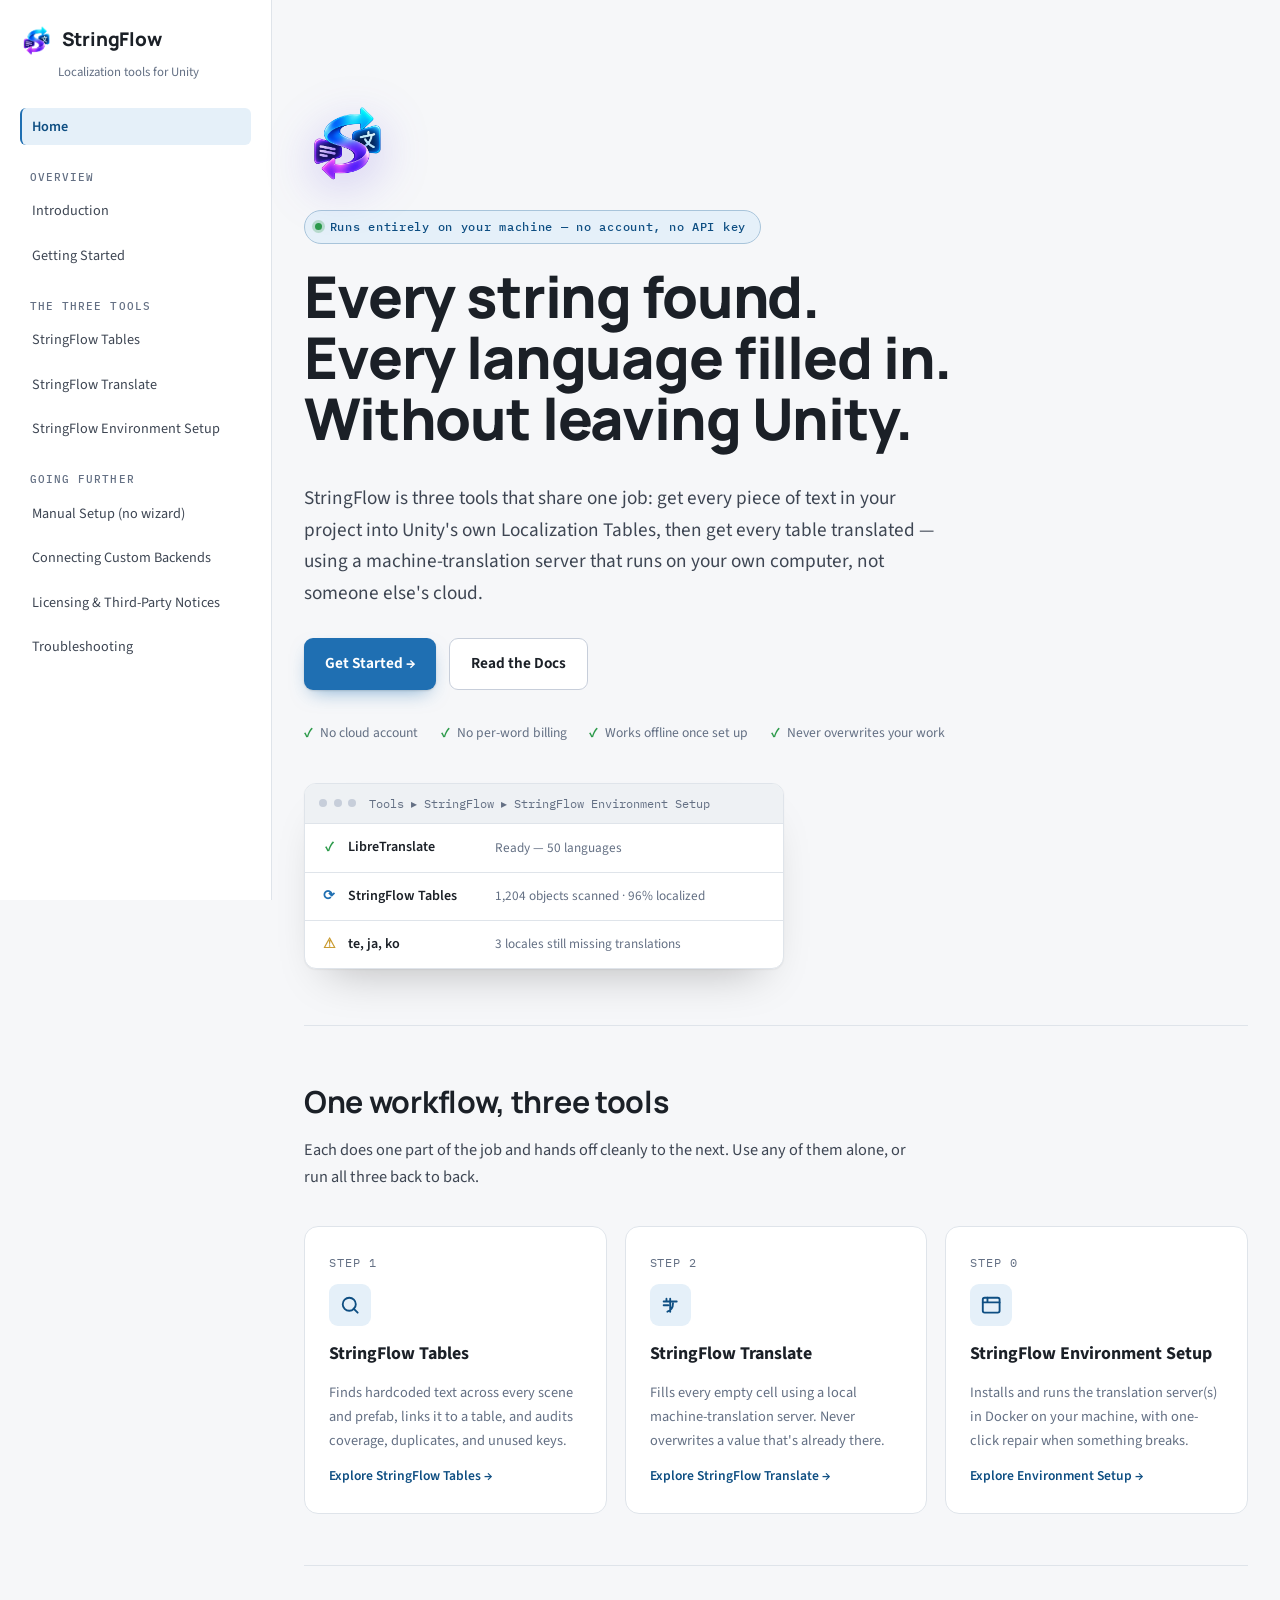
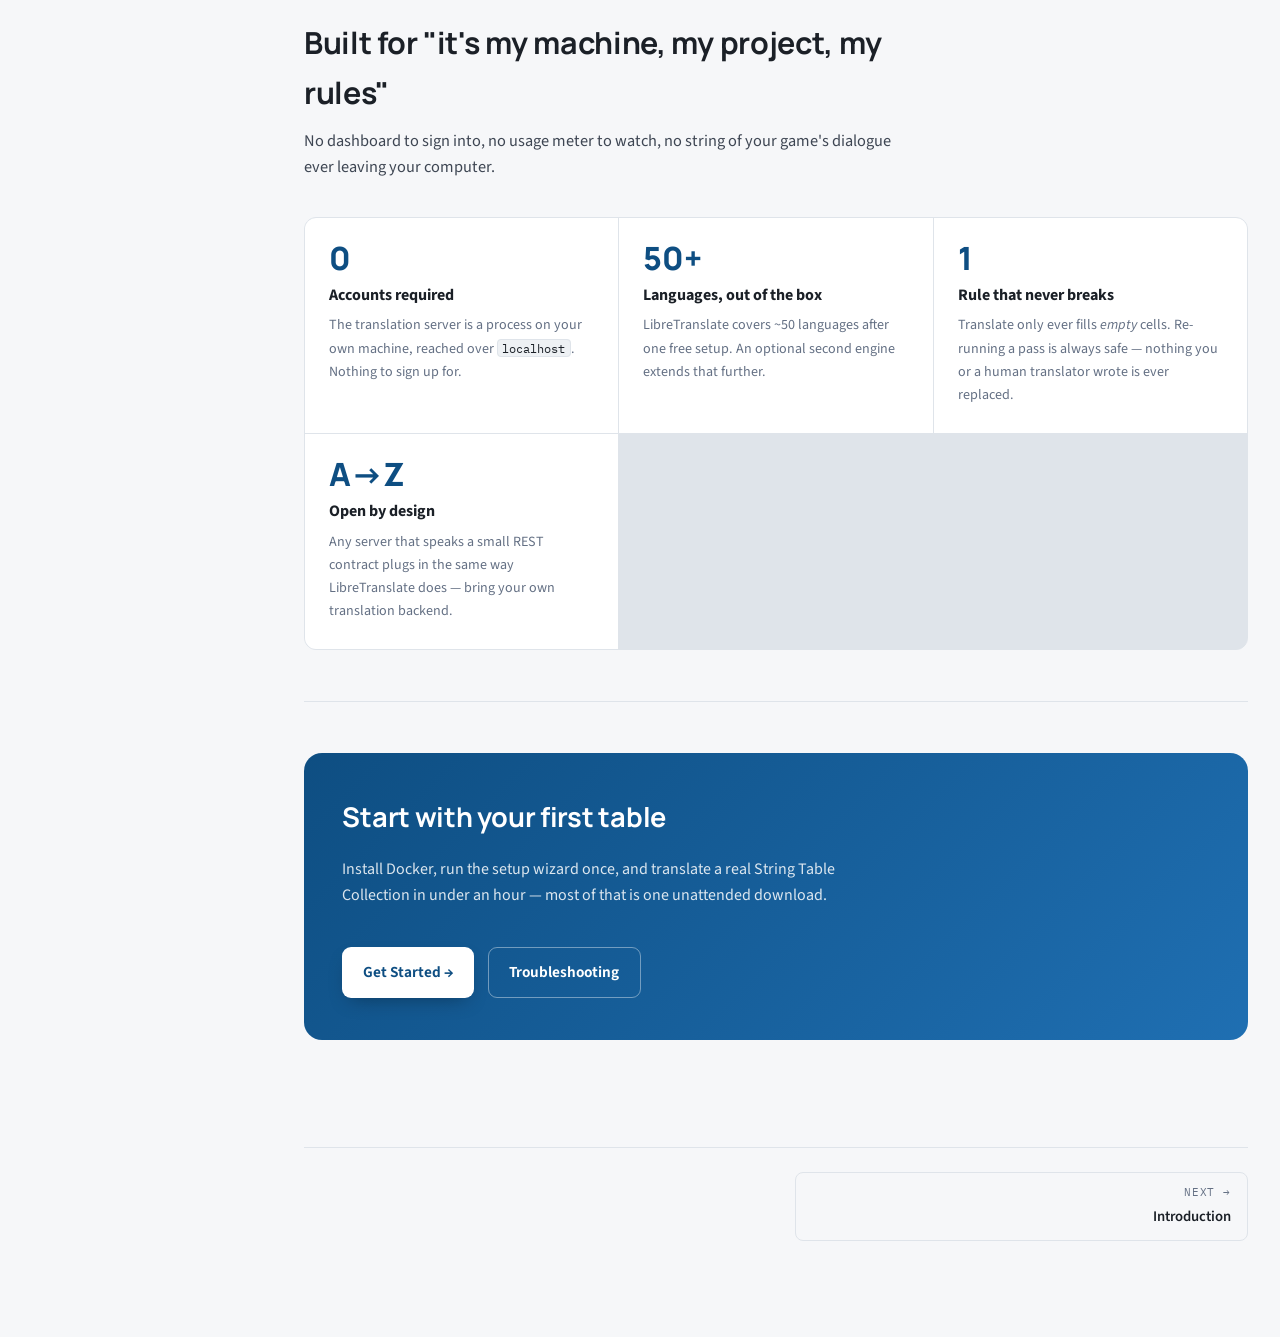
<file: index.html>
<!doctype html>
<html lang="en">
<head>
<meta charset="utf-8">
<meta name="viewport" content="width=device-width, initial-scale=1">
<title>StringFlow — Localization Tools for Unity</title>
<meta name="description" content="Find every string, connect a translator, and ship every language — three tools, one workflow, entirely on your own machine.">
<link rel="icon" type="image/png" href="assets/logo.png">
<link rel="preconnect" href="https://fonts.gstatic.com" crossorigin>
<link rel="stylesheet" href="https://fonts.googleapis.com/css2?family=Manrope:wght@700;800&family=Source+Sans+3:wght@400;500;600;700&family=IBM+Plex+Mono:wght@400;500;600&display=swap">
<link rel="stylesheet" href="assets/style.css">
</head>
<body>
<input type="checkbox" id="nav-check" style="display:none">
<label for="nav-check" class="sidebar-toggle">
  <svg viewBox="0 0 24 24" fill="none" stroke="currentColor" stroke-width="2" stroke-linecap="round"><path d="M3 6h18M3 12h18M3 18h18"/></svg>
  <span>StringFlow Docs</span>
</label>
<div class="shell">
  <nav class="sidebar">
    <a class="sidebar-brand" href="index.html">
      <span class="brand-mark"><img src="assets/logo.png" alt="StringFlow logo"></span>
      <span class="brand-name">StringFlow</span>
    </a>
    <p class="sidebar-tagline">Localization tools for Unity</p>
      <div class="nav-group">
        <ul>
          <li><a href="index.html" class="current">Home</a></li>
        </ul>
      </div>
      <div class="nav-group">
        <div class="nav-group-label">Overview</div>
        <ul>
          <li><a href="introduction.html">Introduction</a></li>
          <li><a href="getting-started.html">Getting Started</a></li>
        </ul>
      </div>
      <div class="nav-group">
        <div class="nav-group-label">The three tools</div>
        <ul>
          <li><a href="stringflow-tables.html">StringFlow Tables</a></li>
          <li><a href="stringflow-translate.html">StringFlow Translate</a></li>
          <li><a href="environment-setup.html">StringFlow Environment Setup</a></li>
        </ul>
      </div>
      <div class="nav-group">
        <div class="nav-group-label">Going further</div>
        <ul>
          <li><a href="manual-setup.html">Manual Setup (no wizard)</a></li>
          <li><a href="connecting-backends.html">Connecting Custom Backends</a></li>
          <li><a href="licensing.html">Licensing &amp; Third-Party Notices</a></li>
          <li><a href="troubleshooting.html">Troubleshooting</a></li>
        </ul>
      </div>
  </nav>
  <div class="main">
    <div class="content wide">
<section class="hero reveal">
  <img class="hero-logo" src="assets/logo.png" alt="StringFlow logo">
  <span class="hero-badge"><span class="dot-live"></span> Runs entirely on your machine — no account, no API key</span>
  <h1>Every string found.<br>Every language filled in.<br>Without leaving Unity.</h1>
  <p class="lede">
    StringFlow is three tools that share one job: get every piece of text in your project into
    Unity's own Localization Tables, then get every table translated — using a machine-translation
    server that runs on your own computer, not someone else's cloud.
  </p>
  <div class="hero-ctas">
    <a class="btn btn-primary" href="getting-started.html">Get Started →</a>
    <a class="btn btn-secondary" href="introduction.html">Read the Docs</a>
  </div>
  <div class="hero-trust">
    <span>No cloud account</span>
    <span>No per-word billing</span>
    <span>Works offline once set up</span>
    <span>Never overwrites your work</span>
  </div>

  <div class="mock-panel">
    <div class="mock-titlebar">
      <span class="tl-dot"></span><span class="tl-dot"></span><span class="tl-dot"></span>
      <span style="margin-left:0.4rem;">Tools ▸ StringFlow ▸ StringFlow Environment Setup</span>
    </div>
    <div class="mock-row">
      <span class="mdot g">✓</span>
      <span class="mname">LibreTranslate</span>
      <span class="mstatus">Ready — 50 languages</span>
    </div>
    <div class="mock-row">
      <span class="mdot b">⟳</span>
      <span class="mname">StringFlow Tables</span>
      <span class="mstatus">1,204 objects scanned · 96% localized</span>
    </div>
    <div class="mock-row">
      <span class="mdot a">⚠</span>
      <span class="mname">te, ja, ko</span>
      <span class="mstatus">3 locales still missing translations</span>
    </div>
  </div>
</section>

<section class="home-section reveal">
  <div class="section-head">
    <h2>One workflow, three tools</h2>
    <p>Each does one part of the job and hands off cleanly to the next. Use any of them alone, or run all three back to back.</p>
  </div>
  <div class="tool-flow">
    <a class="tool-card" href="stringflow-tables.html">
      <span class="tool-step">STEP 1</span>
      <span class="tool-icon">
        <svg viewBox="0 0 24 24" fill="none" stroke="currentColor" stroke-width="2" stroke-linecap="round" stroke-linejoin="round"><path d="M11 4a7 7 0 1 0 0 14 7 7 0 0 0 0-14Z"/><path d="m20 20-4.35-4.35"/></svg>
      </span>
      <h3>StringFlow Tables</h3>
      <p>Finds hardcoded text across every scene and prefab, links it to a table, and audits coverage, duplicates, and unused keys.</p>
      <span class="go">Explore StringFlow Tables →</span>
    </a>
    <a class="tool-card" href="stringflow-translate.html">
      <span class="tool-step">STEP 2</span>
      <span class="tool-icon">
        <svg viewBox="0 0 24 24" fill="none" stroke="currentColor" stroke-width="2" stroke-linecap="round" stroke-linejoin="round"><path d="M5 8h14M8 5v3M12 5v14M5 12h5M9 19c3-1 6-4 6-9"/></svg>
      </span>
      <h3>StringFlow Translate</h3>
      <p>Fills every empty cell using a local machine-translation server. Never overwrites a value that's already there.</p>
      <span class="go">Explore StringFlow Translate →</span>
    </a>
    <a class="tool-card" href="environment-setup.html">
      <span class="tool-step">STEP 0</span>
      <span class="tool-icon">
        <svg viewBox="0 0 24 24" fill="none" stroke="currentColor" stroke-width="2" stroke-linecap="round" stroke-linejoin="round"><rect x="3" y="4" width="18" height="16" rx="2"/><path d="M3 9h18M8 4v5"/></svg>
      </span>
      <h3>StringFlow Environment Setup</h3>
      <p>Installs and runs the translation server(s) in Docker on your machine, with one-click repair when something breaks.</p>
      <span class="go">Explore Environment Setup →</span>
    </a>
  </div>
</section>

<section class="home-section reveal">
  <div class="section-head">
    <h2>Built for "it's my machine, my project, my rules"</h2>
    <p>No dashboard to sign into, no usage meter to watch, no string of your game's dialogue ever leaving your computer.</p>
  </div>
  <div class="feature-grid">
    <div class="feature-tile">
      <span class="num">0</span>
      <h3>Accounts required</h3>
      <p>The translation server is a process on your own machine, reached over <code>localhost</code>. Nothing to sign up for.</p>
    </div>
    <div class="feature-tile">
      <span class="num">50+</span>
      <h3>Languages, out of the box</h3>
      <p>LibreTranslate covers ~50 languages after one free setup. An optional second engine extends that further.</p>
    </div>
    <div class="feature-tile">
      <span class="num">1</span>
      <h3>Rule that never breaks</h3>
      <p>Translate only ever fills <em>empty</em> cells. Re-running a pass is always safe — nothing you or a human translator wrote is ever replaced.</p>
    </div>
    <div class="feature-tile">
      <span class="num">A→Z</span>
      <h3>Open by design</h3>
      <p>Any server that speaks a small REST contract plugs in the same way LibreTranslate does — bring your own translation backend.</p>
    </div>
  </div>
</section>

<section class="home-section reveal">
  <div class="cta-band">
    <h2>Start with your first table</h2>
    <p>
      Install Docker, run the setup wizard once, and translate a real String Table Collection in
      under an hour — most of that is one unattended download.
    </p>
    <div class="hero-ctas">
      <a class="btn btn-primary" href="getting-started.html">Get Started →</a>
      <a class="btn btn-secondary" href="troubleshooting.html">Troubleshooting</a>
    </div>
  </div>
</section>

<div class="page-nav">
  <span></span>
  <a href="introduction.html" class="next"><span class="dir">Next &rarr;</span><span class="label">Introduction</span></a>
</div>

    </div>
  </div>
</div>
</body>
</html>
</file>
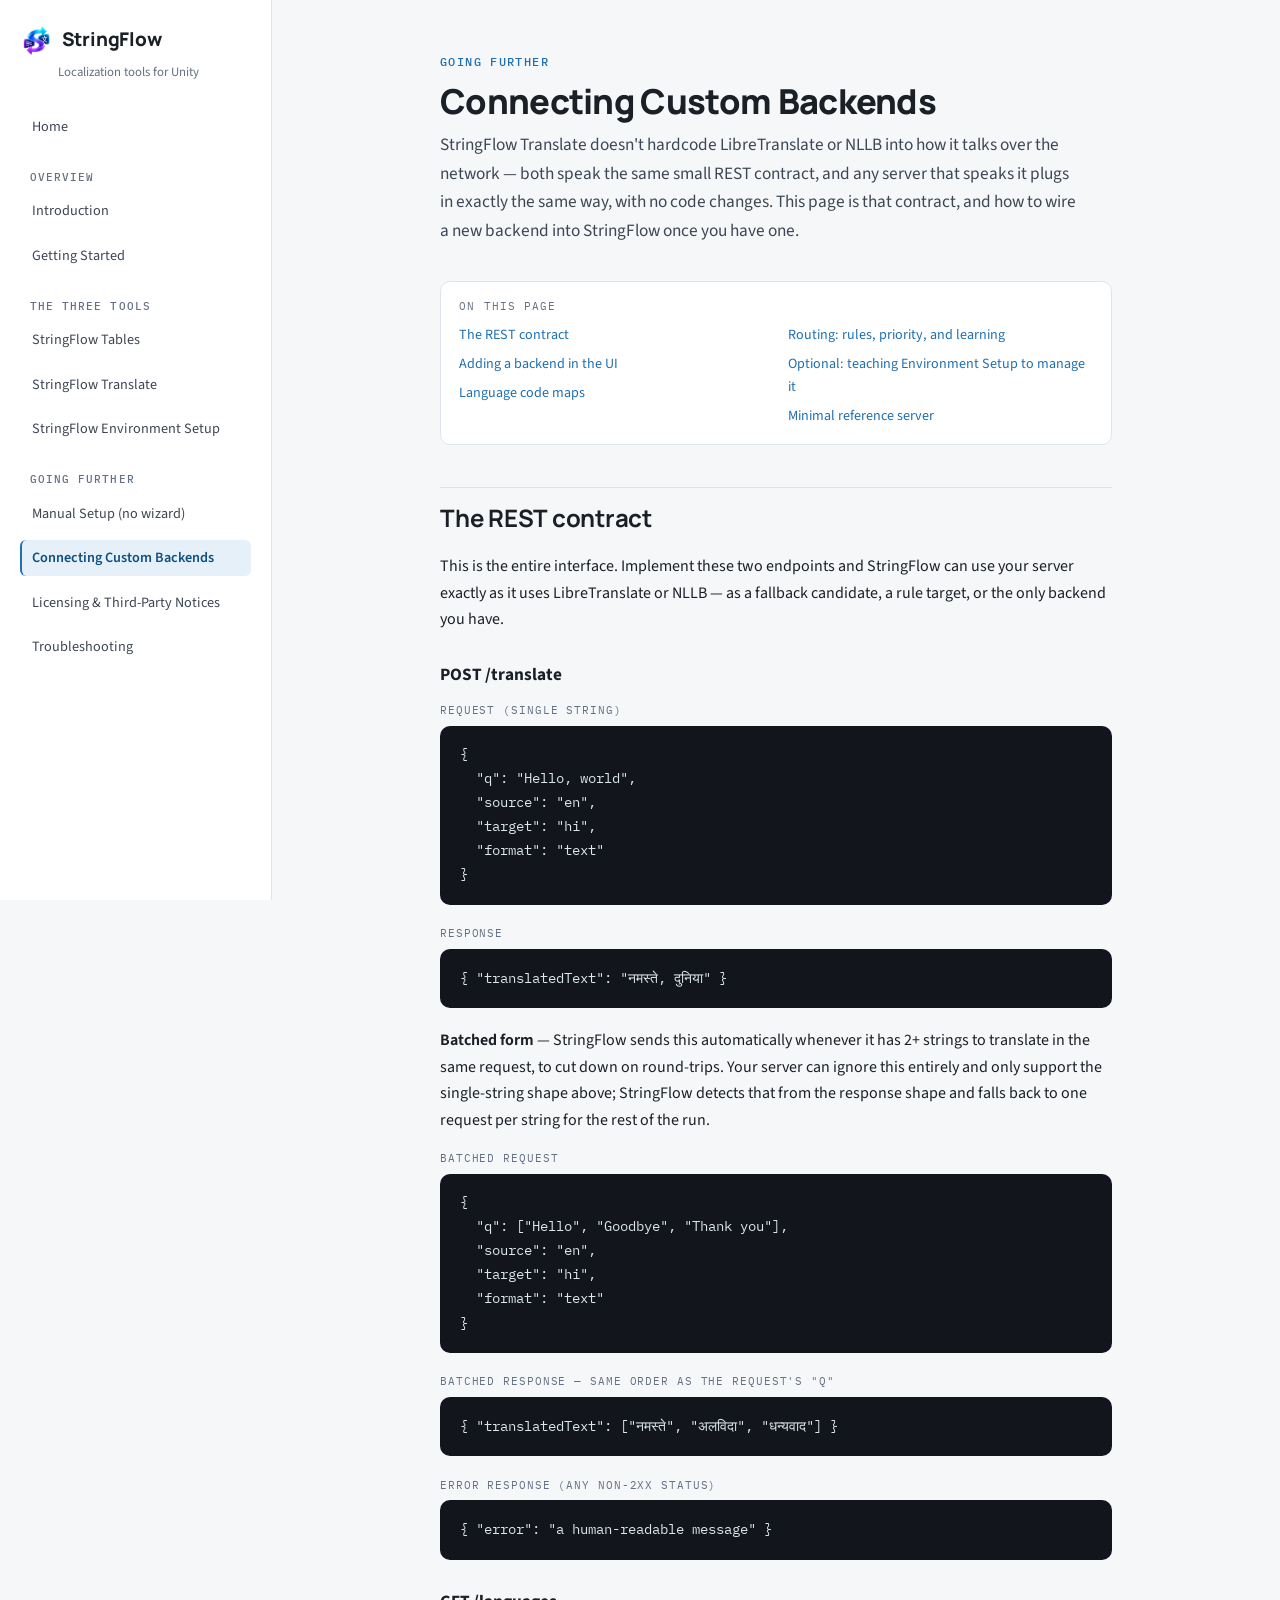
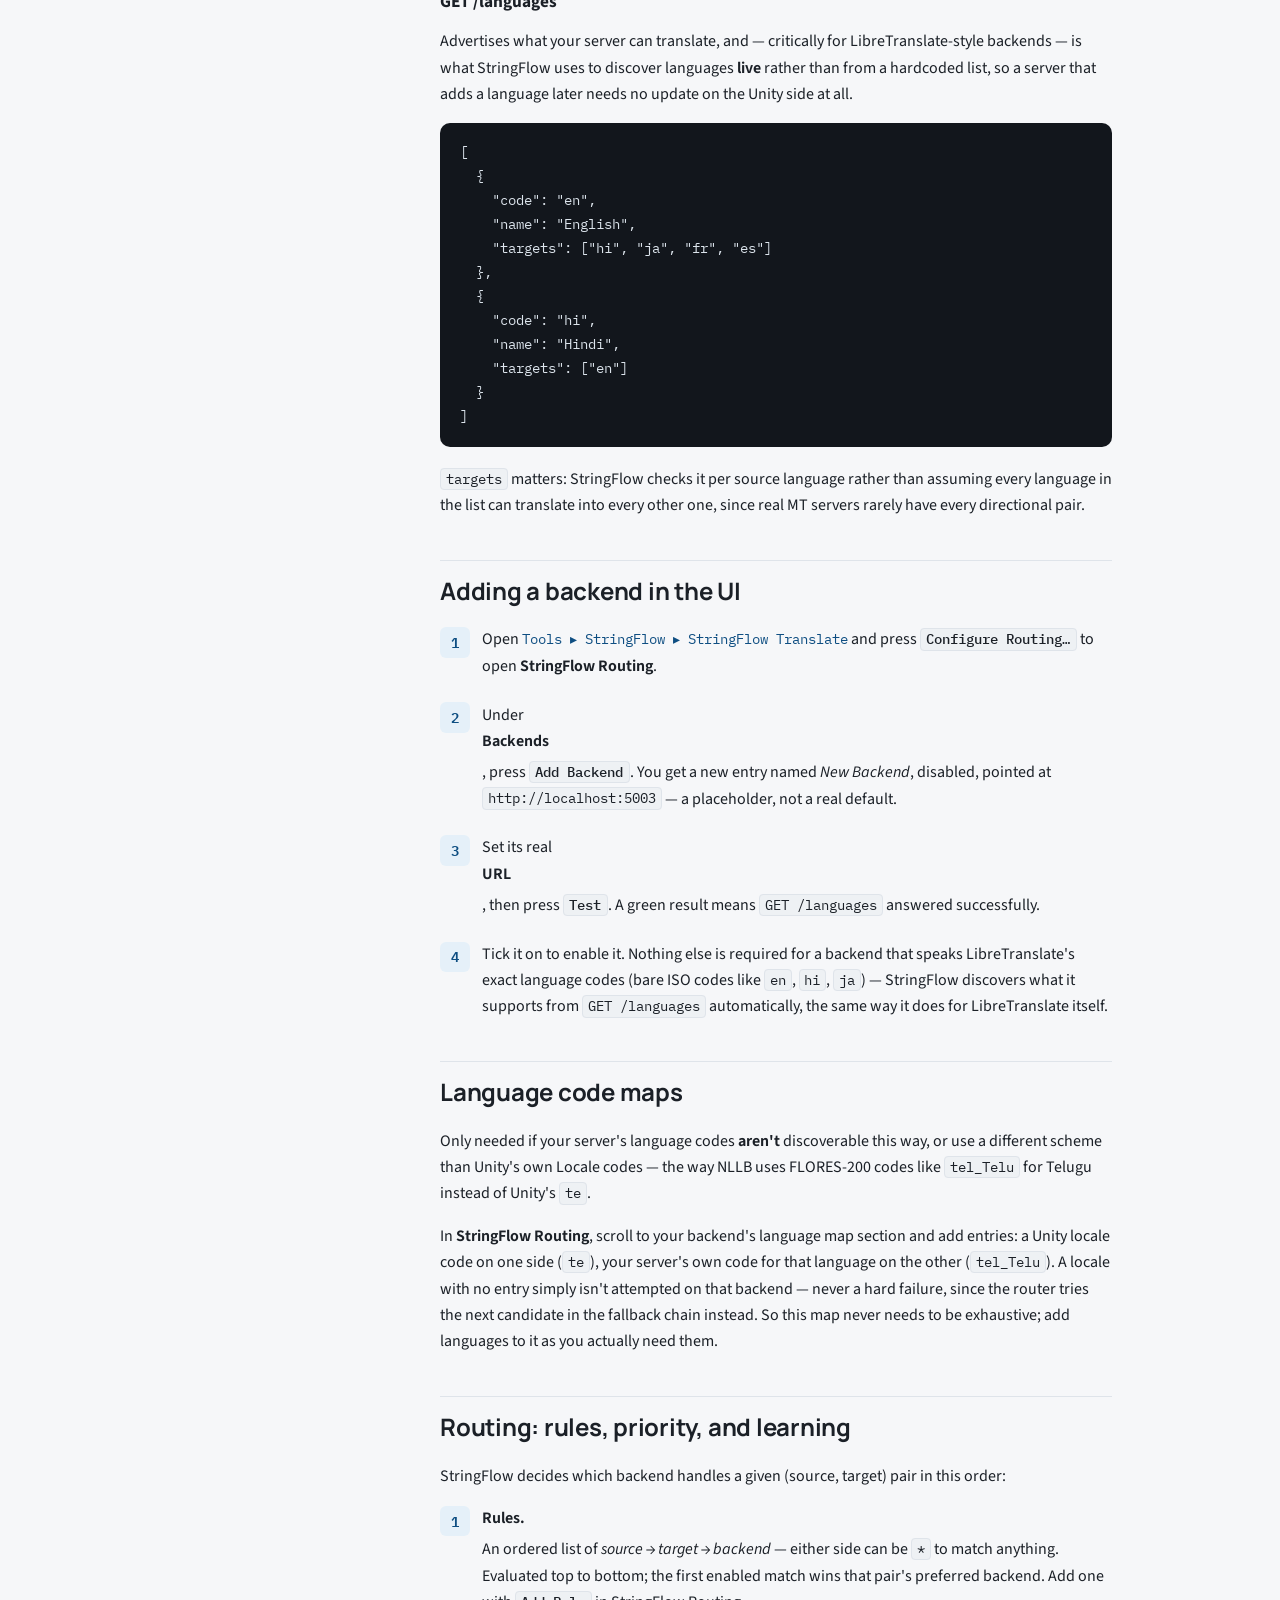
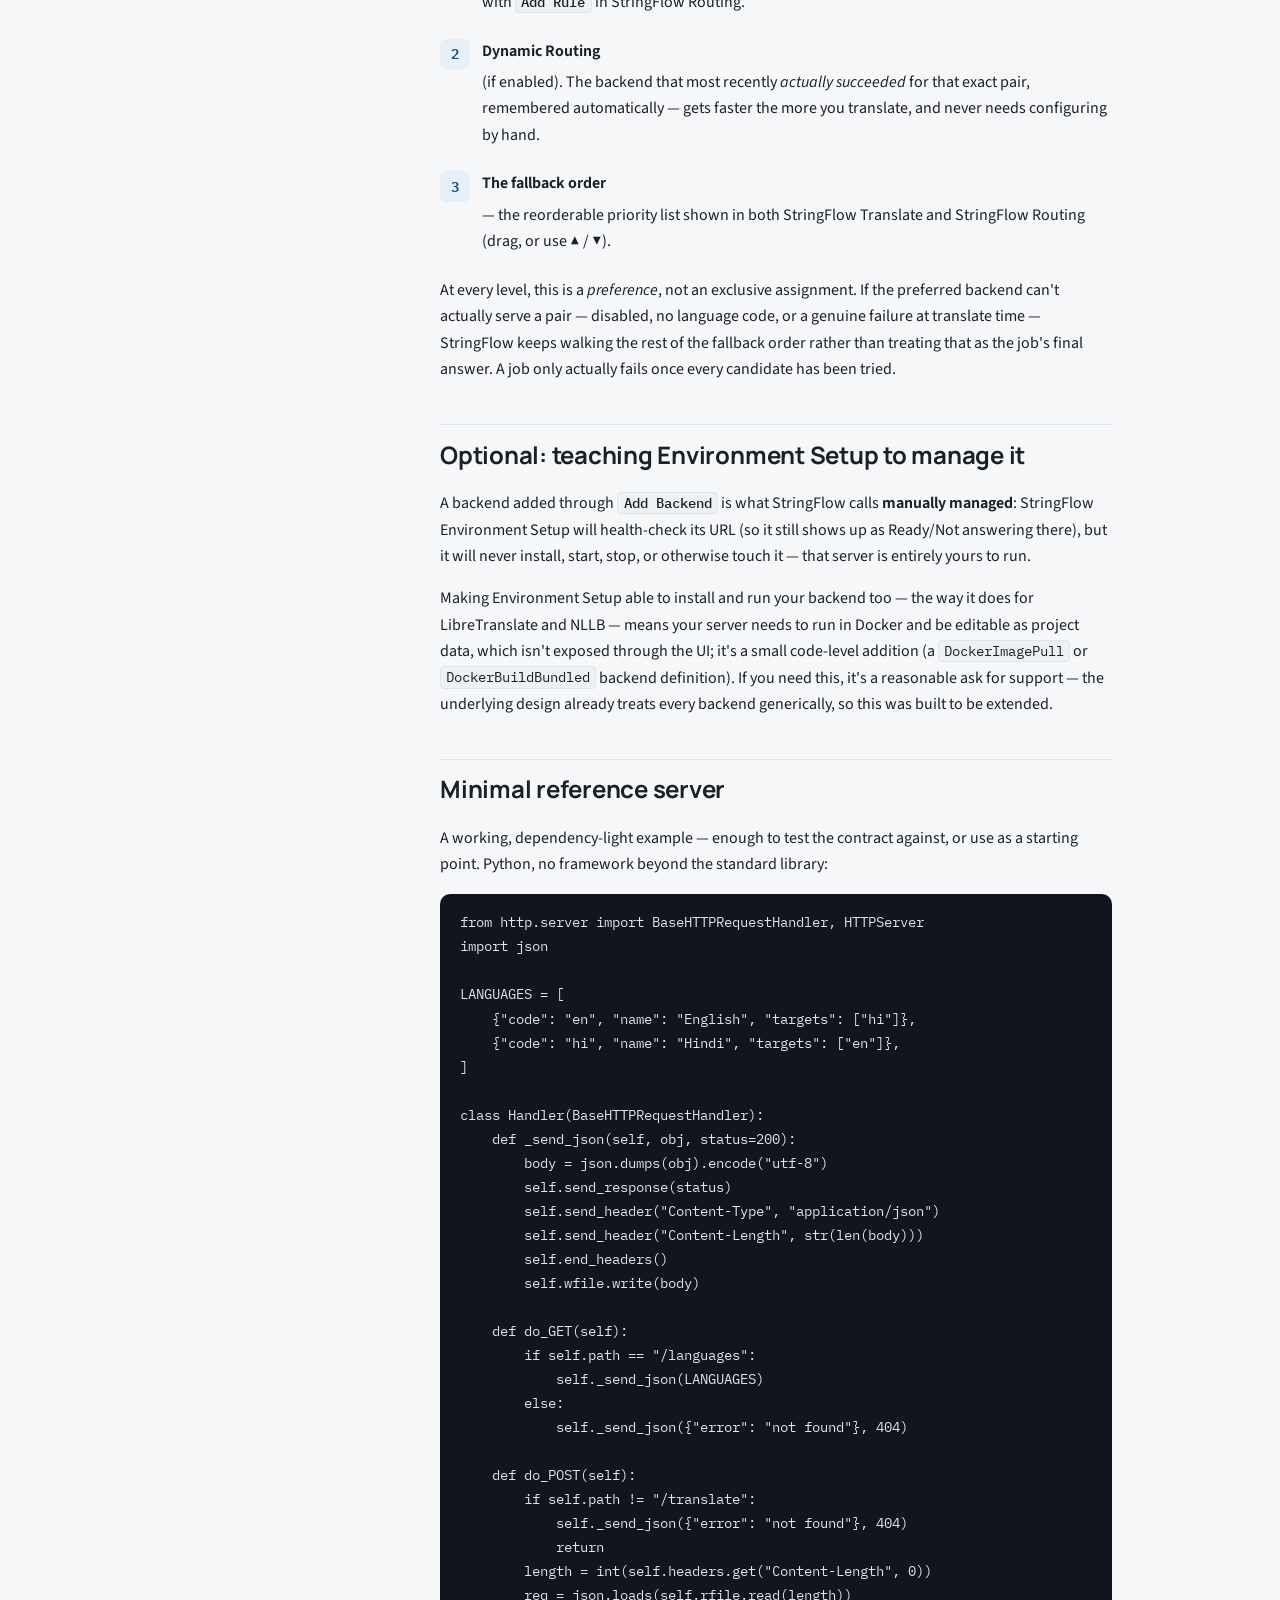
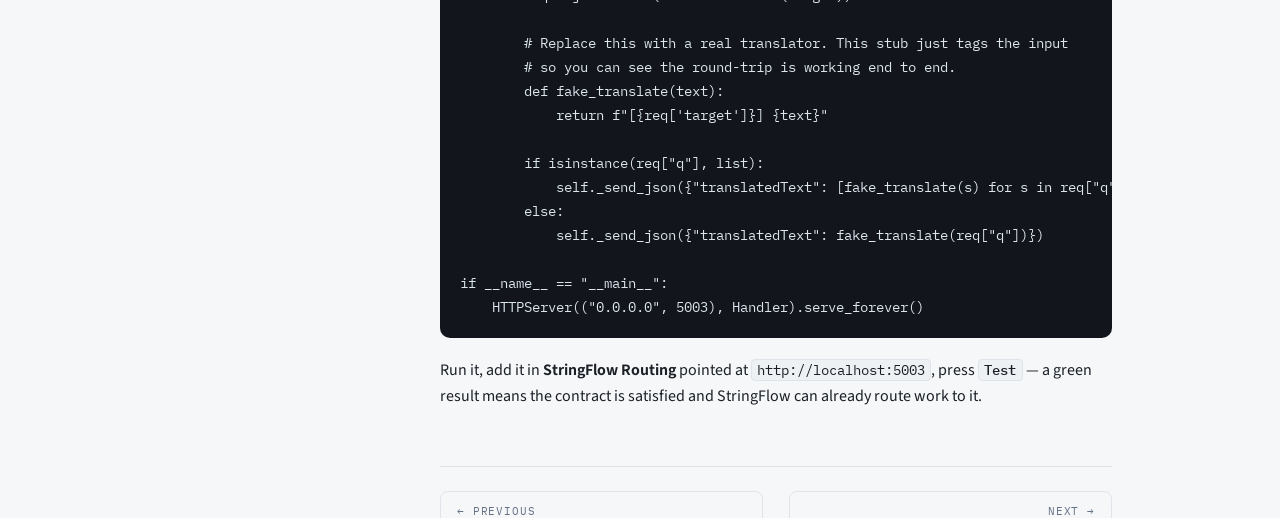
<file: connecting-backends.html>
<!doctype html>
<html lang="en">
<head>
<meta charset="utf-8">
<meta name="viewport" content="width=device-width, initial-scale=1">
<title>Connecting Custom Backends — StringFlow Documentation</title>
<meta name="description" content="The REST contract StringFlow speaks, and how to point it at a server of your own.">
<link rel="icon" type="image/png" href="assets/logo.png">
<link rel="preconnect" href="https://fonts.gstatic.com" crossorigin>
<link rel="stylesheet" href="https://fonts.googleapis.com/css2?family=Manrope:wght@700;800&family=Source+Sans+3:wght@400;500;600;700&family=IBM+Plex+Mono:wght@400;500;600&display=swap">
<link rel="stylesheet" href="assets/style.css">
</head>
<body>
<input type="checkbox" id="nav-check" style="display:none">
<label for="nav-check" class="sidebar-toggle">
  <svg viewBox="0 0 24 24" fill="none" stroke="currentColor" stroke-width="2" stroke-linecap="round"><path d="M3 6h18M3 12h18M3 18h18"/></svg>
  <span>StringFlow Docs</span>
</label>
<div class="shell">
  <nav class="sidebar">
    <a class="sidebar-brand" href="index.html">
      <span class="brand-mark"><img src="assets/logo.png" alt="StringFlow logo"></span>
      <span class="brand-name">StringFlow</span>
    </a>
    <p class="sidebar-tagline">Localization tools for Unity</p>
      <div class="nav-group">
        <ul>
          <li><a href="index.html">Home</a></li>
        </ul>
      </div>
      <div class="nav-group">
        <div class="nav-group-label">Overview</div>
        <ul>
          <li><a href="introduction.html">Introduction</a></li>
          <li><a href="getting-started.html">Getting Started</a></li>
        </ul>
      </div>
      <div class="nav-group">
        <div class="nav-group-label">The three tools</div>
        <ul>
          <li><a href="stringflow-tables.html">StringFlow Tables</a></li>
          <li><a href="stringflow-translate.html">StringFlow Translate</a></li>
          <li><a href="environment-setup.html">StringFlow Environment Setup</a></li>
        </ul>
      </div>
      <div class="nav-group">
        <div class="nav-group-label">Going further</div>
        <ul>
          <li><a href="manual-setup.html">Manual Setup (no wizard)</a></li>
          <li><a href="connecting-backends.html" class="current">Connecting Custom Backends</a></li>
          <li><a href="licensing.html">Licensing &amp; Third-Party Notices</a></li>
          <li><a href="troubleshooting.html">Troubleshooting</a></li>
        </ul>
      </div>
  </nav>
  <div class="main">
    <div class="content">
<div class="content-header">
  <p class="eyebrow">Going Further</p>
  <h1>Connecting Custom Backends</h1>
  <p class="lede">
    StringFlow Translate doesn't hardcode LibreTranslate or NLLB into how it talks over the
    network — both speak the same small REST contract, and any server that speaks it plugs in
    exactly the same way, with no code changes. This page is that contract, and how to wire a
    new backend into StringFlow once you have one.
  </p>
</div>

<div class="on-this-page">
  <p class="callout-label">On this page</p>
  <ul>
    <li><a href="#contract">The REST contract</a></li>
    <li><a href="#adding">Adding a backend in the UI</a></li>
    <li><a href="#language-codes">Language code maps</a></li>
    <li><a href="#routing">Routing: rules, priority, and learning</a></li>
    <li><a href="#lifecycle">Optional: teaching Environment Setup to manage it</a></li>
    <li><a href="#reference-server">Minimal reference server</a></li>
  </ul>
</div>

<h2 id="contract">The REST contract</h2>
<p>
  This is the entire interface. Implement these two endpoints and StringFlow can use your
  server exactly as it uses LibreTranslate or NLLB — as a fallback candidate, a rule target,
  or the only backend you have.
</p>

<h3>POST /translate</h3>
<p class="code-label">Request (single string)</p>
<pre><code>{
  "q": "Hello, world",
  "source": "en",
  "target": "hi",
  "format": "text"
}</code></pre>
<p class="code-label">Response</p>
<pre><code>{ "translatedText": "नमस्ते, दुनिया" }</code></pre>

<p>
  <strong>Batched form</strong> — StringFlow sends this automatically whenever it has 2+
  strings to translate in the same request, to cut down on round-trips. Your server can ignore
  this entirely and only support the single-string shape above; StringFlow detects that from
  the response shape and falls back to one request per string for the rest of the run.
</p>
<p class="code-label">Batched request</p>
<pre><code>{
  "q": ["Hello", "Goodbye", "Thank you"],
  "source": "en",
  "target": "hi",
  "format": "text"
}</code></pre>
<p class="code-label">Batched response — same order as the request's "q"</p>
<pre><code>{ "translatedText": ["नमस्ते", "अलविदा", "धन्यवाद"] }</code></pre>

<p class="code-label">Error response (any non-2xx status)</p>
<pre><code>{ "error": "a human-readable message" }</code></pre>

<h3>GET /languages</h3>
<p>
  Advertises what your server can translate, and — critically for LibreTranslate-style
  backends — is what StringFlow uses to discover languages <strong>live</strong> rather than
  from a hardcoded list, so a server that adds a language later needs no update on the Unity
  side at all.
</p>
<pre><code>[
  {
    "code": "en",
    "name": "English",
    "targets": ["hi", "ja", "fr", "es"]
  },
  {
    "code": "hi",
    "name": "Hindi",
    "targets": ["en"]
  }
]</code></pre>
<p>
  <code>targets</code> matters: StringFlow checks it per source language rather than assuming
  every language in the list can translate into every other one, since real MT servers rarely
  have every directional pair.
</p>

<h2 id="adding">Adding a backend in the UI</h2>
<ol class="steps">
  <li>
    Open <span class="path">Tools ▸ StringFlow ▸ StringFlow Translate</span> and press
    <span class="ui">Configure Routing…</span> to open <strong>StringFlow Routing</strong>.
  </li>
  <li>
    Under <strong>Backends</strong>, press <span class="ui">Add Backend</span>. You get a new
    entry named <em>New Backend</em>, disabled, pointed at
    <code>http://localhost:5003</code> — a placeholder, not a real default.
  </li>
  <li>
    Set its real <strong>URL</strong>, then press <span class="ui">Test</span>. A green result
    means <code>GET /languages</code> answered successfully.
  </li>
  <li>
    Tick it on to enable it. Nothing else is required for a backend that speaks LibreTranslate's
    exact language codes (bare ISO codes like <code>en</code>, <code>hi</code>, <code>ja</code>) —
    StringFlow discovers what it supports from <code>GET /languages</code> automatically, the
    same way it does for LibreTranslate itself.
  </li>
</ol>

<h2 id="language-codes">Language code maps</h2>
<p>
  Only needed if your server's language codes <strong>aren't</strong> discoverable this way, or
  use a different scheme than Unity's own Locale codes — the way NLLB uses FLORES-200 codes
  like <code>tel_Telu</code> for Telugu instead of Unity's <code>te</code>.
</p>
<p>
  In <strong>StringFlow Routing</strong>, scroll to your backend's language map section and add
  entries: a Unity locale code on one side (<code>te</code>), your server's own code for that
  language on the other (<code>tel_Telu</code>). A locale with no entry simply isn't attempted
  on that backend — never a hard failure, since the router tries the next candidate in the
  fallback chain instead. So this map never needs to be exhaustive; add languages to it as you
  actually need them.
</p>

<h2 id="routing">Routing: rules, priority, and learning</h2>
<p>StringFlow decides which backend handles a given (source, target) pair in this order:</p>
<ol class="steps">
  <li>
    <strong>Rules.</strong> An ordered list of <em>source → target → backend</em> — either side
    can be <code>*</code> to match anything. Evaluated top to bottom; the first enabled match
    wins that pair's preferred backend. Add one with <span class="ui">Add Rule</span> in
    StringFlow Routing.
  </li>
  <li>
    <strong>Dynamic Routing</strong> (if enabled). The backend that most recently
    <em>actually succeeded</em> for that exact pair, remembered automatically — gets faster
    the more you translate, and never needs configuring by hand.
  </li>
  <li>
    <strong>The fallback order</strong> — the reorderable priority list shown in both StringFlow
    Translate and StringFlow Routing (drag, or use ▲ / ▼).
  </li>
</ol>
<p>
  At every level, this is a <em>preference</em>, not an exclusive assignment. If the preferred
  backend can't actually serve a pair — disabled, no language code, or a genuine failure at
  translate time — StringFlow keeps walking the rest of the fallback order rather than treating
  that as the job's final answer. A job only actually fails once every candidate has been tried.
</p>

<h2 id="lifecycle">Optional: teaching Environment Setup to manage it</h2>
<p>
  A backend added through <span class="ui">Add Backend</span> is what StringFlow calls
  <strong>manually managed</strong>: StringFlow Environment Setup will health-check its URL
  (so it still shows up as Ready/Not answering there), but it will never install, start, stop,
  or otherwise touch it — that server is entirely yours to run.
</p>
<p>
  Making Environment Setup able to install and run your backend too — the way it does for
  LibreTranslate and NLLB — means your server needs to run in Docker and be editable as project
  data, which isn't exposed through the UI; it's a small code-level addition (a
  <code>DockerImagePull</code> or <code>DockerBuildBundled</code> backend definition). If you
  need this, it's a reasonable ask for support — the underlying design already treats every
  backend generically, so this was built to be extended.
</p>

<h2 id="reference-server">Minimal reference server</h2>
<p>
  A working, dependency-light example — enough to test the contract against, or use as a
  starting point. Python, no framework beyond the standard library:
</p>
<pre><code>from http.server import BaseHTTPRequestHandler, HTTPServer
import json

LANGUAGES = [
    {"code": "en", "name": "English", "targets": ["hi"]},
    {"code": "hi", "name": "Hindi", "targets": ["en"]},
]

class Handler(BaseHTTPRequestHandler):
    def _send_json(self, obj, status=200):
        body = json.dumps(obj).encode("utf-8")
        self.send_response(status)
        self.send_header("Content-Type", "application/json")
        self.send_header("Content-Length", str(len(body)))
        self.end_headers()
        self.wfile.write(body)

    def do_GET(self):
        if self.path == "/languages":
            self._send_json(LANGUAGES)
        else:
            self._send_json({"error": "not found"}, 404)

    def do_POST(self):
        if self.path != "/translate":
            self._send_json({"error": "not found"}, 404)
            return
        length = int(self.headers.get("Content-Length", 0))
        req = json.loads(self.rfile.read(length))

        # Replace this with a real translator. This stub just tags the input
        # so you can see the round-trip is working end to end.
        def fake_translate(text):
            return f"[{req['target']}] {text}"

        if isinstance(req["q"], list):
            self._send_json({"translatedText": [fake_translate(s) for s in req["q"]]})
        else:
            self._send_json({"translatedText": fake_translate(req["q"])})

if __name__ == "__main__":
    HTTPServer(("0.0.0.0", 5003), Handler).serve_forever()</code></pre>
<p>
  Run it, add it in <strong>StringFlow Routing</strong> pointed at
  <code>http://localhost:5003</code>, press <span class="ui">Test</span> — a green result
  means the contract is satisfied and StringFlow can already route work to it.
</p>

<div class="page-nav">
  <a href="manual-setup.html"><span class="dir">&larr; Previous</span><span class="label">Manual Setup</span></a>
  <a href="licensing.html" class="next"><span class="dir">Next &rarr;</span><span class="label">Licensing</span></a>
</div>

    </div>
  </div>
</div>
</body>
</html>
</file>
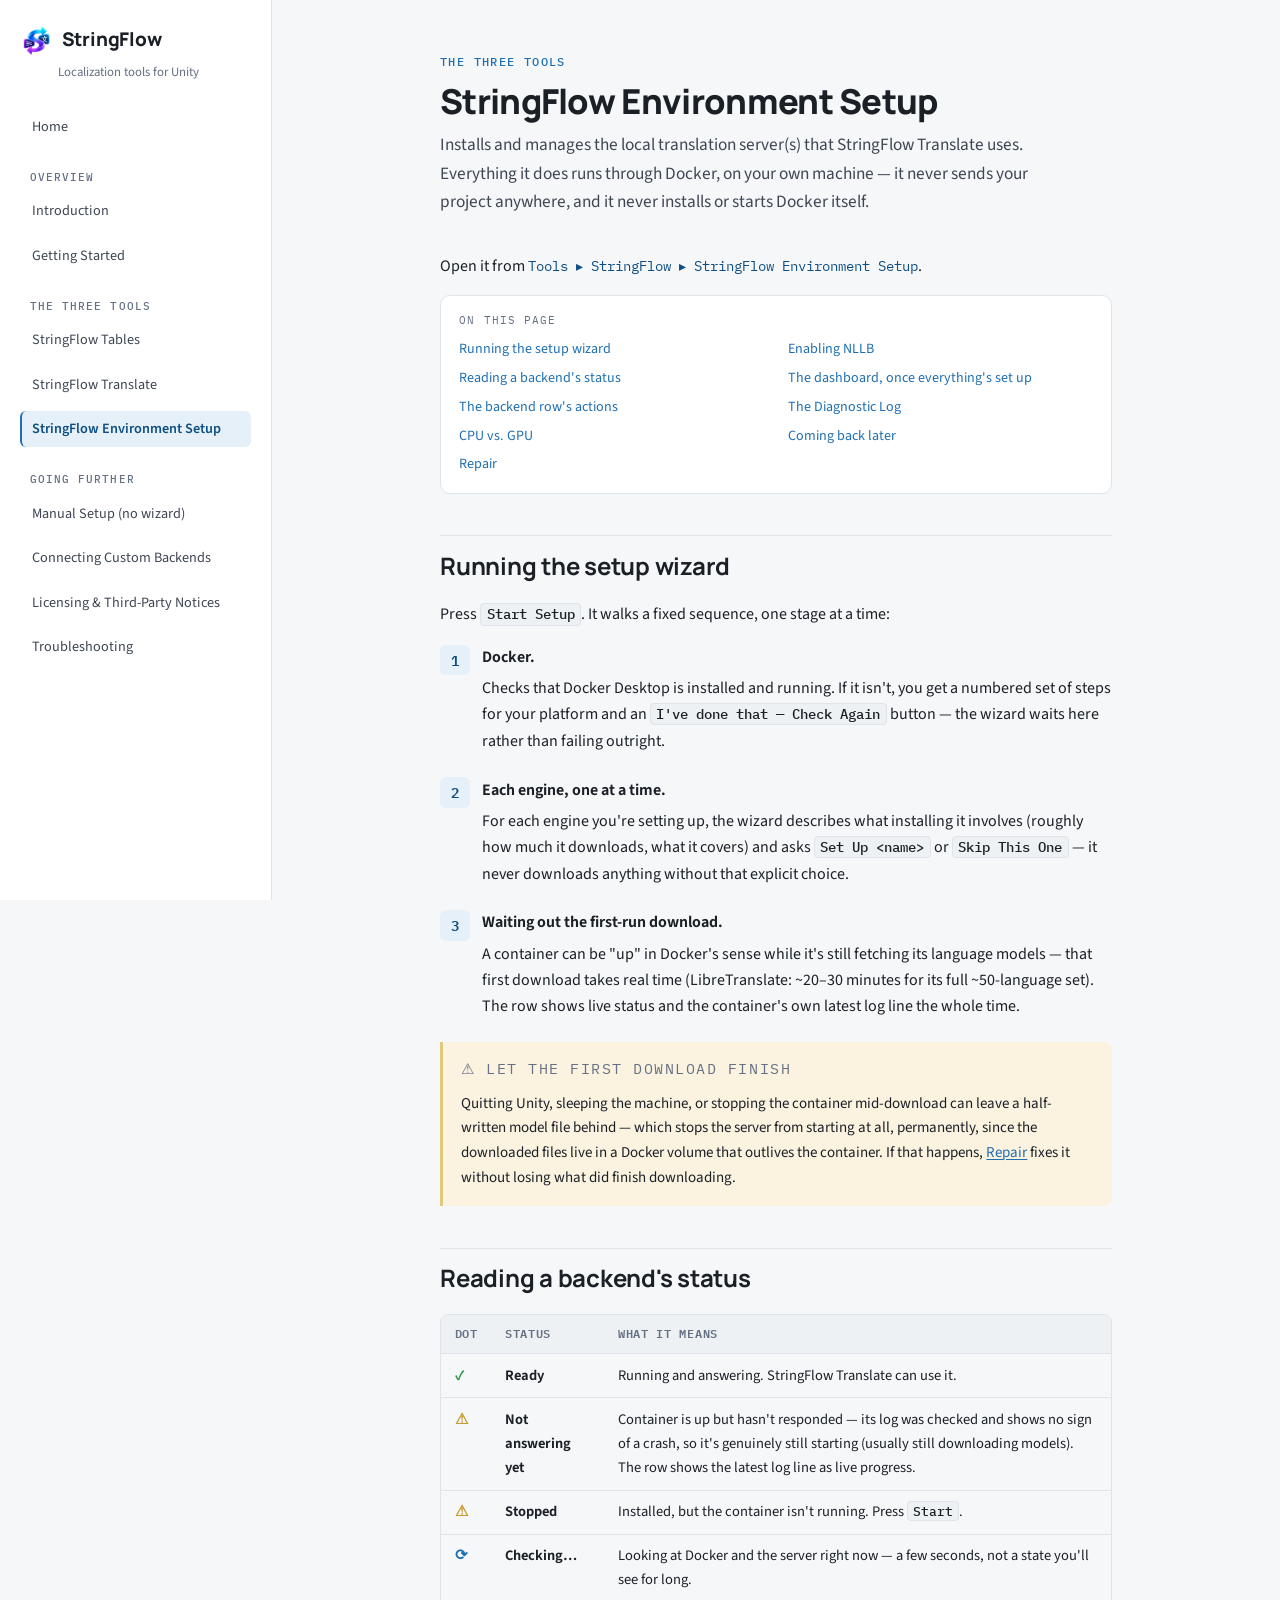
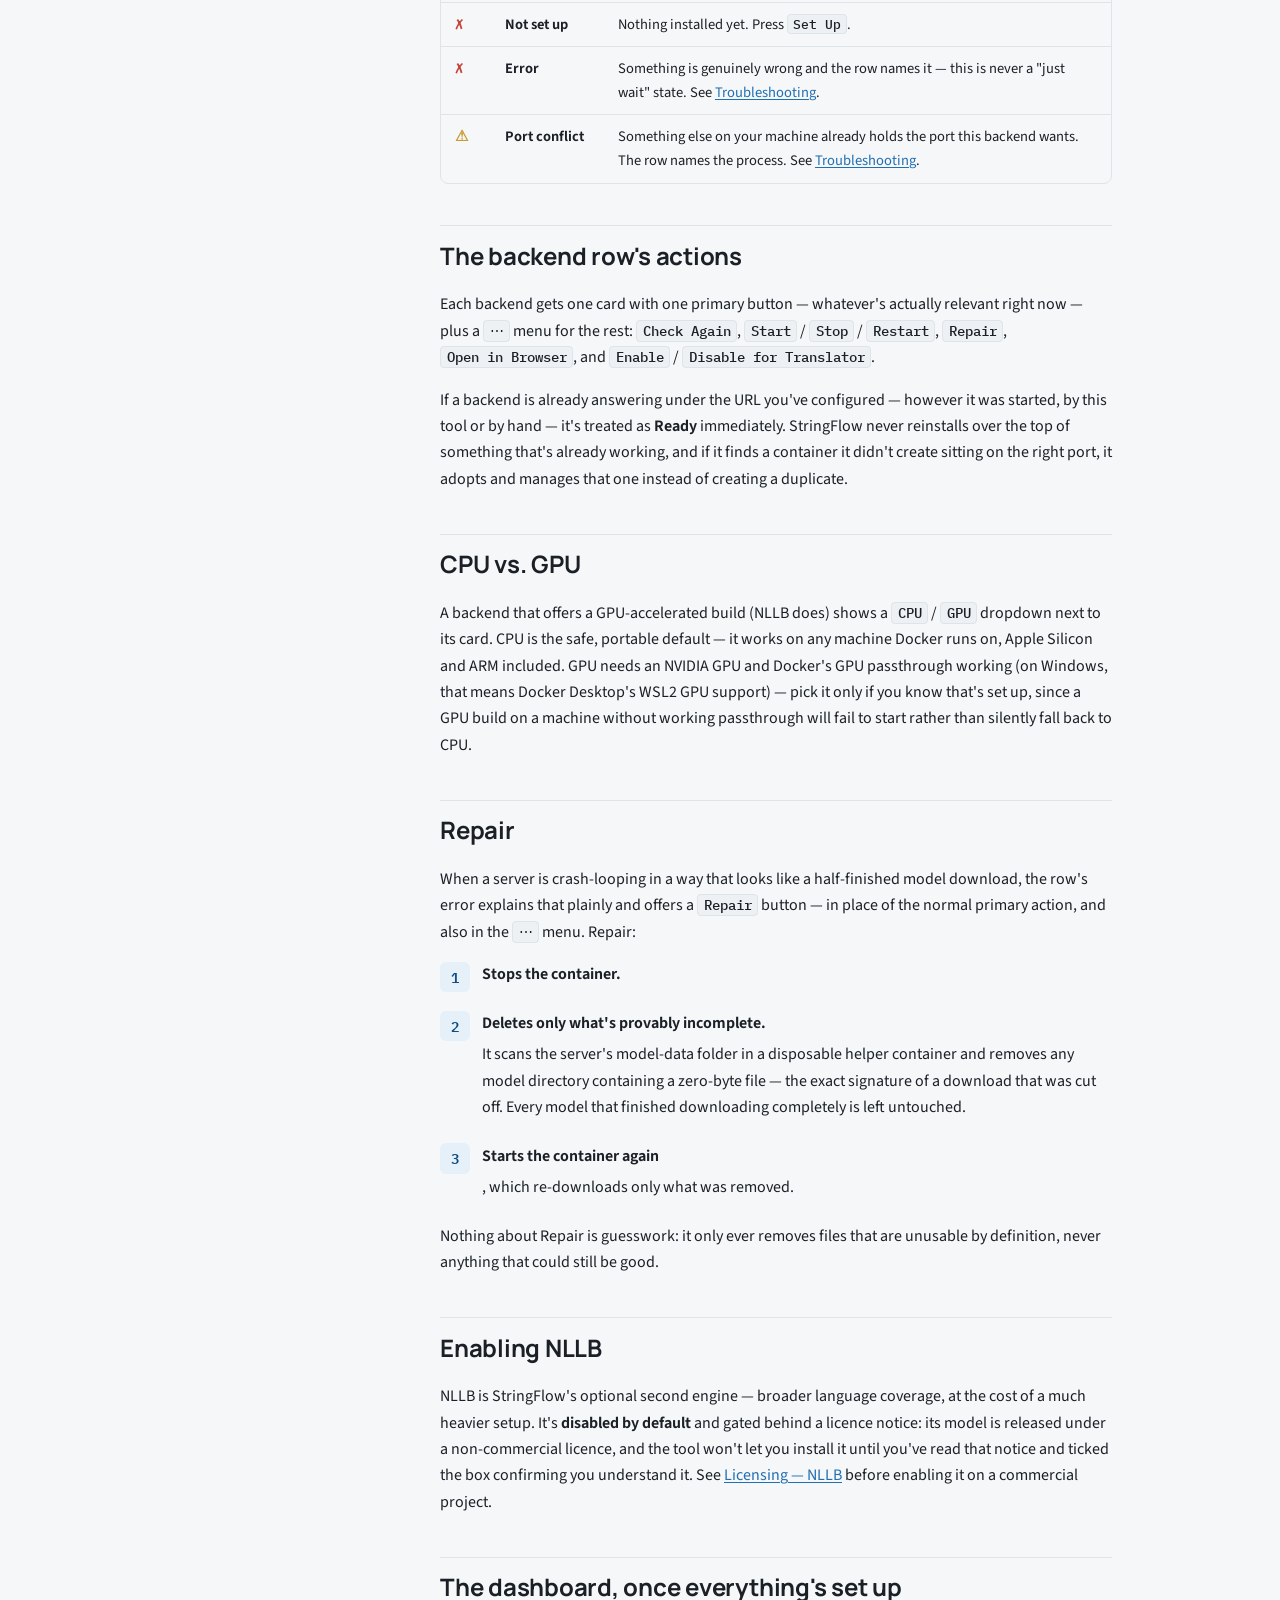
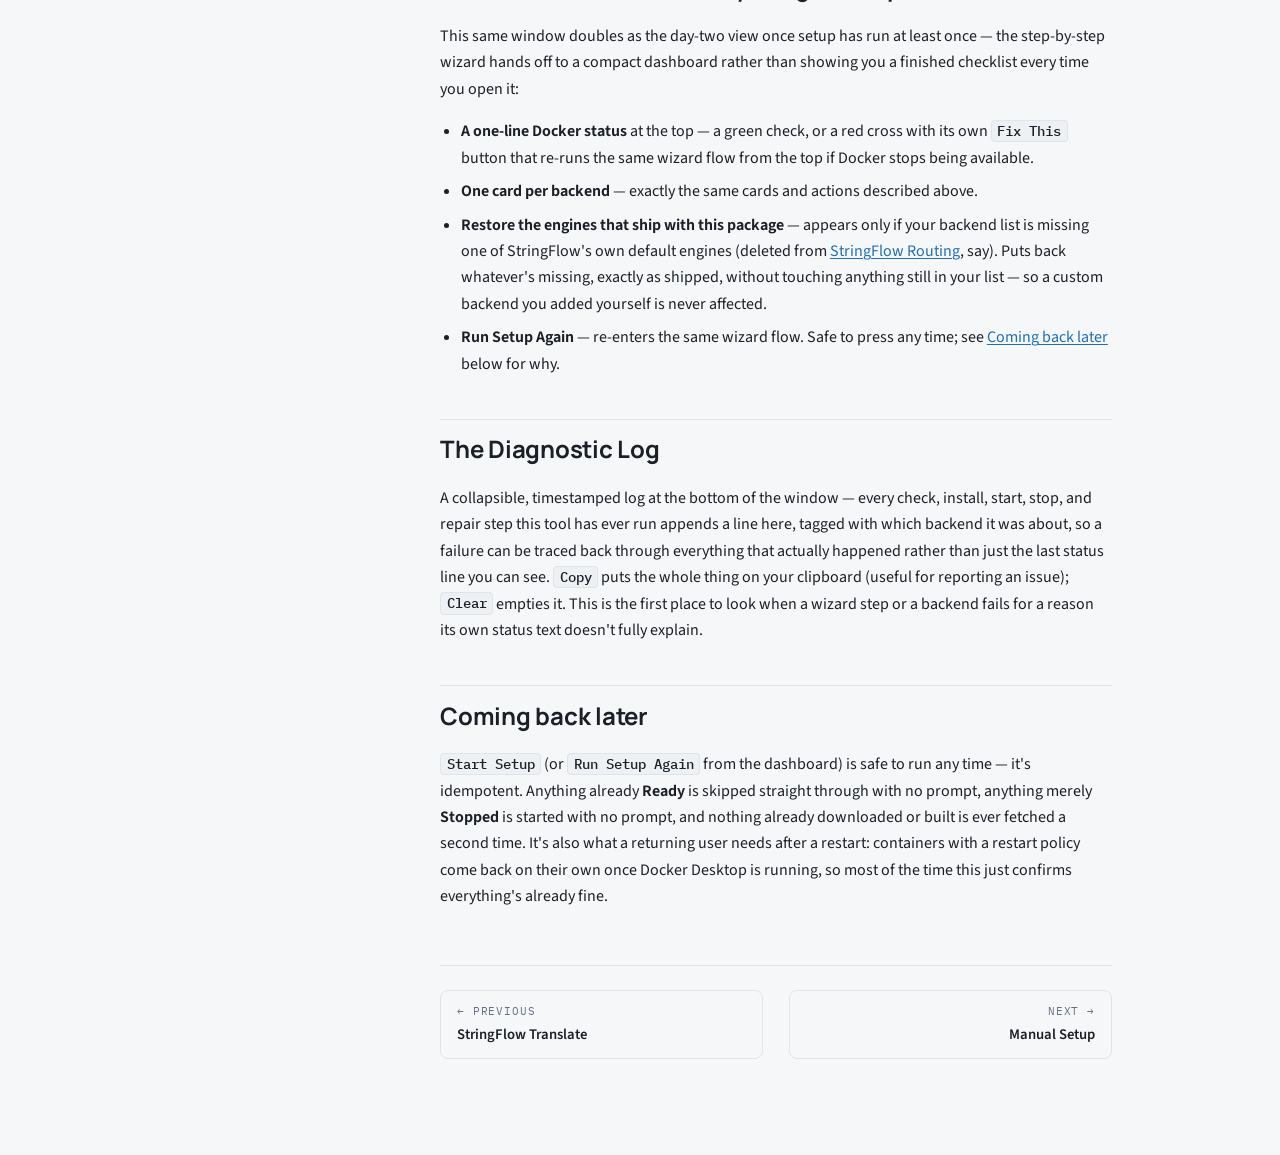
<file: environment-setup.html>
<!doctype html>
<html lang="en">
<head>
<meta charset="utf-8">
<meta name="viewport" content="width=device-width, initial-scale=1">
<title>StringFlow Environment Setup — StringFlow Documentation</title>
<meta name="description" content="Install and manage the local translation servers StringFlow Translate uses.">
<link rel="icon" type="image/png" href="assets/logo.png">
<link rel="preconnect" href="https://fonts.gstatic.com" crossorigin>
<link rel="stylesheet" href="https://fonts.googleapis.com/css2?family=Manrope:wght@700;800&family=Source+Sans+3:wght@400;500;600;700&family=IBM+Plex+Mono:wght@400;500;600&display=swap">
<link rel="stylesheet" href="assets/style.css">
</head>
<body>
<input type="checkbox" id="nav-check" style="display:none">
<label for="nav-check" class="sidebar-toggle">
  <svg viewBox="0 0 24 24" fill="none" stroke="currentColor" stroke-width="2" stroke-linecap="round"><path d="M3 6h18M3 12h18M3 18h18"/></svg>
  <span>StringFlow Docs</span>
</label>
<div class="shell">
  <nav class="sidebar">
    <a class="sidebar-brand" href="index.html">
      <span class="brand-mark"><img src="assets/logo.png" alt="StringFlow logo"></span>
      <span class="brand-name">StringFlow</span>
    </a>
    <p class="sidebar-tagline">Localization tools for Unity</p>
      <div class="nav-group">
        <ul>
          <li><a href="index.html">Home</a></li>
        </ul>
      </div>
      <div class="nav-group">
        <div class="nav-group-label">Overview</div>
        <ul>
          <li><a href="introduction.html">Introduction</a></li>
          <li><a href="getting-started.html">Getting Started</a></li>
        </ul>
      </div>
      <div class="nav-group">
        <div class="nav-group-label">The three tools</div>
        <ul>
          <li><a href="stringflow-tables.html">StringFlow Tables</a></li>
          <li><a href="stringflow-translate.html">StringFlow Translate</a></li>
          <li><a href="environment-setup.html" class="current">StringFlow Environment Setup</a></li>
        </ul>
      </div>
      <div class="nav-group">
        <div class="nav-group-label">Going further</div>
        <ul>
          <li><a href="manual-setup.html">Manual Setup (no wizard)</a></li>
          <li><a href="connecting-backends.html">Connecting Custom Backends</a></li>
          <li><a href="licensing.html">Licensing &amp; Third-Party Notices</a></li>
          <li><a href="troubleshooting.html">Troubleshooting</a></li>
        </ul>
      </div>
  </nav>
  <div class="main">
    <div class="content">
<div class="content-header">
  <p class="eyebrow">The Three Tools</p>
  <h1>StringFlow Environment Setup</h1>
  <p class="lede">
    Installs and manages the local translation server(s) that StringFlow Translate uses.
    Everything it does runs through Docker, on your own machine — it never sends your project
    anywhere, and it never installs or starts Docker itself.
  </p>
</div>

<p>Open it from <span class="path">Tools ▸ StringFlow ▸ StringFlow Environment Setup</span>.</p>

<div class="on-this-page">
  <p class="callout-label">On this page</p>
  <ul>
    <li><a href="#wizard">Running the setup wizard</a></li>
    <li><a href="#statuses">Reading a backend's status</a></li>
    <li><a href="#actions">The backend row's actions</a></li>
    <li><a href="#gpu-cpu">CPU vs. GPU</a></li>
    <li><a href="#repair">Repair</a></li>
    <li><a href="#nllb">Enabling NLLB</a></li>
    <li><a href="#dashboard">The dashboard, once everything's set up</a></li>
    <li><a href="#log">The Diagnostic Log</a></li>
    <li><a href="#day-two">Coming back later</a></li>
  </ul>
</div>

<h2 id="wizard">Running the setup wizard</h2>
<p>Press <span class="ui">Start Setup</span>. It walks a fixed sequence, one stage at a time:</p>
<ol class="steps">
  <li>
    <strong>Docker.</strong>
    Checks that Docker Desktop is installed and running. If it isn't, you get a numbered set of
    steps for your platform and an <span class="ui">I've done that — Check Again</span>
    button — the wizard waits here rather than failing outright.
  </li>
  <li>
    <strong>Each engine, one at a time.</strong>
    For each engine you're setting up, the wizard describes what installing it involves
    (roughly how much it downloads, what it covers) and asks
    <span class="ui">Set Up &lt;name&gt;</span> or <span class="ui">Skip This One</span> — it
    never downloads anything without that explicit choice.
  </li>
  <li>
    <strong>Waiting out the first-run download.</strong>
    A container can be "up" in Docker's sense while it's still fetching its language models —
    that first download takes real time (LibreTranslate: ~20–30 minutes for its full ~50-language
    set). The row shows live status and the container's own latest log line the whole time.
  </li>
</ol>
<div class="callout warn">
  <p class="callout-label">⚠ Let the first download finish</p>
  <p>
    Quitting Unity, sleeping the machine, or stopping the container mid-download can leave a
    half-written model file behind — which stops the server from starting at all, permanently,
    since the downloaded files live in a Docker volume that outlives the container. If that
    happens, <a href="#repair">Repair</a> fixes it without losing what did finish downloading.
  </p>
</div>

<h2 id="statuses">Reading a backend's status</h2>
<div class="table-wrap">
  <table>
    <thead><tr><th>Dot</th><th>Status</th><th>What it means</th></tr></thead>
    <tbody>
      <tr><td><span class="dot g">✓</span></td><td><strong>Ready</strong></td><td>Running and answering. StringFlow Translate can use it.</td></tr>
      <tr><td><span class="dot a">⚠</span></td><td><strong>Not answering yet</strong></td><td>Container is up but hasn't responded — its log was checked and shows no sign of a crash, so it's genuinely still starting (usually still downloading models). The row shows the latest log line as live progress.</td></tr>
      <tr><td><span class="dot a">⚠</span></td><td><strong>Stopped</strong></td><td>Installed, but the container isn't running. Press <span class="ui">Start</span>.</td></tr>
      <tr><td><span class="dot b">⟳</span></td><td><strong>Checking…</strong></td><td>Looking at Docker and the server right now — a few seconds, not a state you'll see for long.</td></tr>
      <tr><td><span class="dot r">✗</span></td><td><strong>Not set up</strong></td><td>Nothing installed yet. Press <span class="ui">Set Up</span>.</td></tr>
      <tr><td><span class="dot r">✗</span></td><td><strong>Error</strong></td><td>Something is genuinely wrong and the row names it — this is never a "just wait" state. See <a href="troubleshooting.html">Troubleshooting</a>.</td></tr>
      <tr><td><span class="dot a">⚠</span></td><td><strong>Port conflict</strong></td><td>Something else on your machine already holds the port this backend wants. The row names the process. See <a href="troubleshooting.html#port-conflict">Troubleshooting</a>.</td></tr>
    </tbody>
  </table>
</div>

<h2 id="actions">The backend row's actions</h2>
<p>
  Each backend gets one card with one primary button — whatever's actually relevant right now
  — plus a <span class="ui">⋯</span> menu for the rest: <span class="ui">Check Again</span>,
  <span class="ui">Start</span> / <span class="ui">Stop</span> / <span class="ui">Restart</span>,
  <span class="ui">Repair</span>, <span class="ui">Open in Browser</span>, and
  <span class="ui">Enable</span> / <span class="ui">Disable for Translator</span>.
</p>
<p>
  If a backend is already answering under the URL you've configured — however it was
  started, by this tool or by hand — it's treated as <strong>Ready</strong> immediately.
  StringFlow never reinstalls over the top of something that's already working, and if it
  finds a container it didn't create sitting on the right port, it adopts and manages that one
  instead of creating a duplicate.
</p>

<h2 id="gpu-cpu">CPU vs. GPU</h2>
<p>
  A backend that offers a GPU-accelerated build (NLLB does) shows a <span class="ui">CPU</span> /
  <span class="ui">GPU</span> dropdown next to its card. CPU is the safe, portable default — it
  works on any machine Docker runs on, Apple Silicon and ARM included. GPU needs an NVIDIA GPU
  and Docker's GPU passthrough working (on Windows, that means Docker Desktop's WSL2 GPU
  support) — pick it only if you know that's set up, since a GPU build on a machine without
  working passthrough will fail to start rather than silently fall back to CPU.
</p>

<h2 id="repair">Repair</h2>
<p>
  When a server is crash-looping in a way that looks like a half-finished model download,
  the row's error explains that plainly and offers a <span class="ui">Repair</span> button —
  in place of the normal primary action, and also in the <span class="ui">⋯</span> menu.
  Repair:
</p>
<ol class="steps">
  <li><strong>Stops the container.</strong></li>
  <li>
    <strong>Deletes only what's provably incomplete.</strong>
    It scans the server's model-data folder in a disposable helper container and removes any
    model directory containing a zero-byte file — the exact signature of a download that was
    cut off. Every model that finished downloading completely is left untouched.
  </li>
  <li><strong>Starts the container again</strong>, which re-downloads only what was removed.</li>
</ol>
<p>
  Nothing about Repair is guesswork: it only ever removes files that are unusable by
  definition, never anything that could still be good.
</p>

<h2 id="nllb">Enabling NLLB</h2>
<p>
  NLLB is StringFlow's optional second engine — broader language coverage, at the cost of a
  much heavier setup. It's <strong>disabled by default</strong> and gated behind a licence
  notice: its model is released under a non-commercial licence, and the tool won't let you
  install it until you've read that notice and ticked the box confirming you understand it.
  See <a href="licensing.html#nllb">Licensing — NLLB</a> before enabling it on a commercial
  project.
</p>

<h2 id="dashboard">The dashboard, once everything's set up</h2>
<p>
  This same window doubles as the day-two view once setup has run at least once — the
  step-by-step wizard hands off to a compact dashboard rather than showing you a finished
  checklist every time you open it:
</p>
<ul>
  <li>
    <strong>A one-line Docker status</strong> at the top — a green check, or a red cross with
    its own <span class="ui">Fix This</span> button that re-runs the same wizard flow from the
    top if Docker stops being available.
  </li>
  <li><strong>One card per backend</strong> — exactly the same cards and actions described above.</li>
  <li>
    <strong>Restore the engines that ship with this package</strong> — appears only if your
    backend list is missing one of StringFlow's own default engines (deleted from
    <a href="stringflow-translate.html#routing">StringFlow Routing</a>, say). Puts back whatever's
    missing, exactly as shipped, without touching anything still in your list — so a
    custom backend you added yourself is never affected.
  </li>
  <li>
    <strong>Run Setup Again</strong> — re-enters the same wizard flow. Safe to press any time;
    see <a href="#day-two">Coming back later</a> below for why.
  </li>
</ul>

<h2 id="log">The Diagnostic Log</h2>
<p>
  A collapsible, timestamped log at the bottom of the window — every check, install, start,
  stop, and repair step this tool has ever run appends a line here, tagged with which backend
  it was about, so a failure can be traced back through everything that actually happened
  rather than just the last status line you can see. <span class="ui">Copy</span> puts the
  whole thing on your clipboard (useful for reporting an issue); <span class="ui">Clear</span>
  empties it. This is the first place to look when a wizard step or a backend fails for a
  reason its own status text doesn't fully explain.
</p>

<h2 id="day-two">Coming back later</h2>
<p>
  <span class="ui">Start Setup</span> (or <span class="ui">Run Setup Again</span> from the
  dashboard) is safe to run any time — it's idempotent. Anything already
  <strong>Ready</strong> is skipped straight through with no prompt, anything merely
  <strong>Stopped</strong> is started with no prompt, and nothing already downloaded or built
  is ever fetched a second time. It's also what a returning user needs after a restart:
  containers with a restart policy come back on their own once Docker Desktop is running, so
  most of the time this just confirms everything's already fine.
</p>

<div class="page-nav">
  <a href="stringflow-translate.html"><span class="dir">&larr; Previous</span><span class="label">StringFlow Translate</span></a>
  <a href="manual-setup.html" class="next"><span class="dir">Next &rarr;</span><span class="label">Manual Setup</span></a>
</div>

    </div>
  </div>
</div>
</body>
</html>
</file>
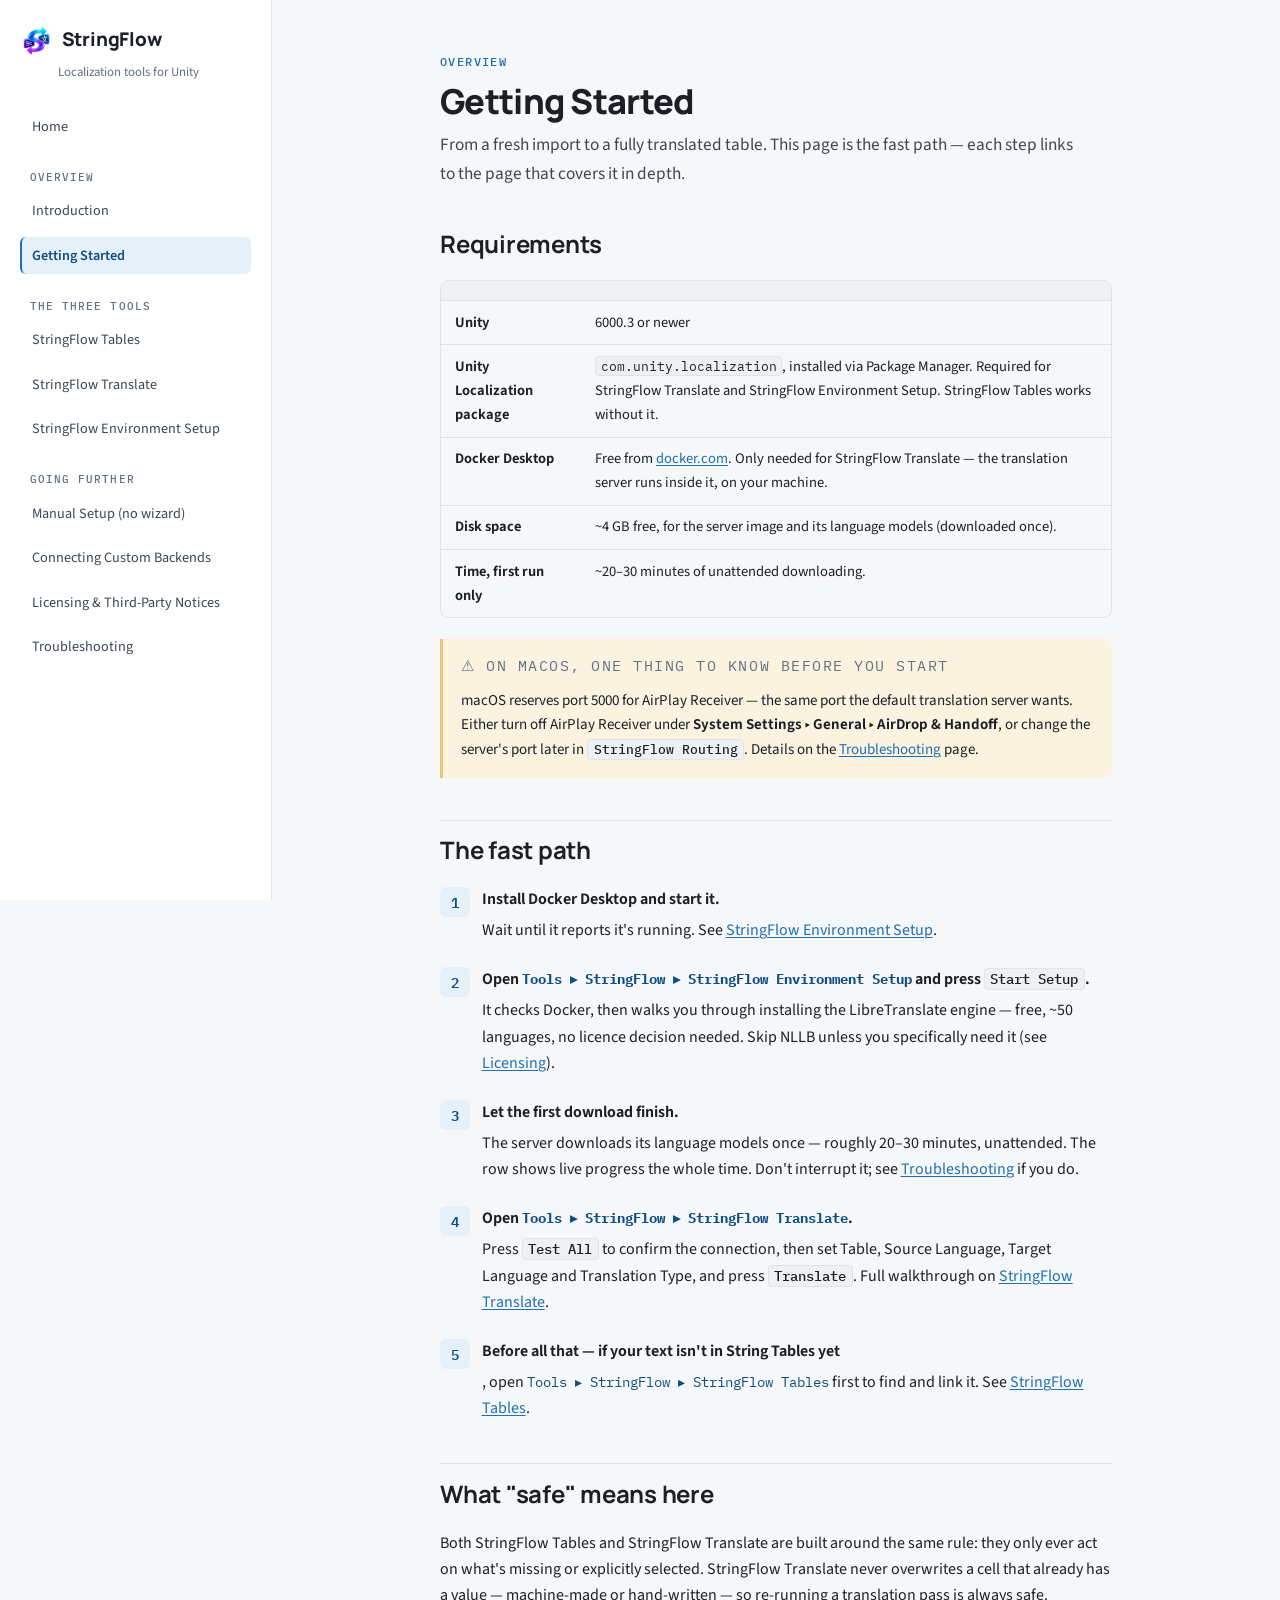
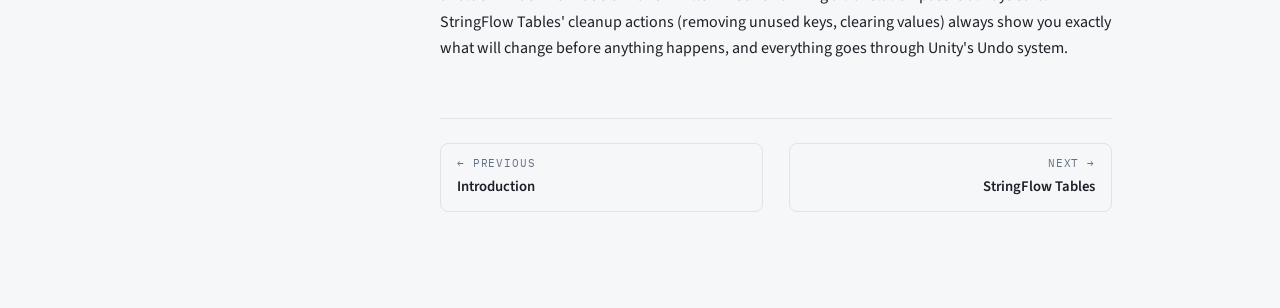
<file: getting-started.html>
<!doctype html>
<html lang="en">
<head>
<meta charset="utf-8">
<meta name="viewport" content="width=device-width, initial-scale=1">
<title>Getting Started — StringFlow Documentation</title>
<meta name="description" content="Install StringFlow and translate your first table, from a clean project.">
<link rel="icon" type="image/png" href="assets/logo.png">
<link rel="preconnect" href="https://fonts.gstatic.com" crossorigin>
<link rel="stylesheet" href="https://fonts.googleapis.com/css2?family=Manrope:wght@700;800&family=Source+Sans+3:wght@400;500;600;700&family=IBM+Plex+Mono:wght@400;500;600&display=swap">
<link rel="stylesheet" href="assets/style.css">
</head>
<body>
<input type="checkbox" id="nav-check" style="display:none">
<label for="nav-check" class="sidebar-toggle">
  <svg viewBox="0 0 24 24" fill="none" stroke="currentColor" stroke-width="2" stroke-linecap="round"><path d="M3 6h18M3 12h18M3 18h18"/></svg>
  <span>StringFlow Docs</span>
</label>
<div class="shell">
  <nav class="sidebar">
    <a class="sidebar-brand" href="index.html">
      <span class="brand-mark"><img src="assets/logo.png" alt="StringFlow logo"></span>
      <span class="brand-name">StringFlow</span>
    </a>
    <p class="sidebar-tagline">Localization tools for Unity</p>
      <div class="nav-group">
        <ul>
          <li><a href="index.html">Home</a></li>
        </ul>
      </div>
      <div class="nav-group">
        <div class="nav-group-label">Overview</div>
        <ul>
          <li><a href="introduction.html">Introduction</a></li>
          <li><a href="getting-started.html" class="current">Getting Started</a></li>
        </ul>
      </div>
      <div class="nav-group">
        <div class="nav-group-label">The three tools</div>
        <ul>
          <li><a href="stringflow-tables.html">StringFlow Tables</a></li>
          <li><a href="stringflow-translate.html">StringFlow Translate</a></li>
          <li><a href="environment-setup.html">StringFlow Environment Setup</a></li>
        </ul>
      </div>
      <div class="nav-group">
        <div class="nav-group-label">Going further</div>
        <ul>
          <li><a href="manual-setup.html">Manual Setup (no wizard)</a></li>
          <li><a href="connecting-backends.html">Connecting Custom Backends</a></li>
          <li><a href="licensing.html">Licensing &amp; Third-Party Notices</a></li>
          <li><a href="troubleshooting.html">Troubleshooting</a></li>
        </ul>
      </div>
  </nav>
  <div class="main">
    <div class="content">
<div class="content-header">
  <p class="eyebrow">Overview</p>
  <h1>Getting Started</h1>
  <p class="lede">
    From a fresh import to a fully translated table. This page is the fast path — each step
    links to the page that covers it in depth.
  </p>
</div>

<h2>Requirements</h2>
<div class="table-wrap">
  <table>
    <thead><tr><th></th><th></th></tr></thead>
    <tbody>
      <tr><td><strong>Unity</strong></td><td>6000.3 or newer</td></tr>
      <tr><td><strong>Unity Localization package</strong></td><td><code>com.unity.localization</code>, installed via Package Manager. Required for StringFlow Translate and StringFlow Environment Setup. StringFlow Tables works without it.</td></tr>
      <tr><td><strong>Docker Desktop</strong></td><td>Free from <a href="https://www.docker.com/products/docker-desktop/">docker.com</a>. Only needed for StringFlow Translate — the translation server runs inside it, on your machine.</td></tr>
      <tr><td><strong>Disk space</strong></td><td>~4 GB free, for the server image and its language models (downloaded once).</td></tr>
      <tr><td><strong>Time, first run only</strong></td><td>~20–30 minutes of unattended downloading.</td></tr>
    </tbody>
  </table>
</div>

<div class="callout warn">
  <p class="callout-label">⚠ On macOS, one thing to know before you start</p>
  <p>
    macOS reserves port 5000 for AirPlay Receiver — the same port the default translation
    server wants. Either turn off AirPlay Receiver under
    <strong>System Settings ▸ General ▸ AirDrop &amp; Handoff</strong>, or change the server's
    port later in <span class="ui">StringFlow Routing</span>. Details on the
    <a href="troubleshooting.html#port-conflict">Troubleshooting</a> page.
  </p>
</div>

<h2>The fast path</h2>
<ol class="steps">
  <li>
    <strong>Install Docker Desktop and start it.</strong>
    Wait until it reports it's running. See <a href="environment-setup.html">StringFlow Environment Setup</a>.
  </li>
  <li>
    <strong>Open <span class="path">Tools ▸ StringFlow ▸ StringFlow Environment Setup</span> and press <span class="ui">Start Setup</span>.</strong>
    It checks Docker, then walks you through installing the LibreTranslate engine — free, ~50 languages, no licence decision needed. Skip NLLB unless you specifically need it (see <a href="licensing.html#nllb">Licensing</a>).
  </li>
  <li>
    <strong>Let the first download finish.</strong>
    The server downloads its language models once — roughly 20–30 minutes, unattended. The row shows live progress the whole time. Don't interrupt it; see <a href="troubleshooting.html#crash-loop">Troubleshooting</a> if you do.
  </li>
  <li>
    <strong>Open <span class="path">Tools ▸ StringFlow ▸ StringFlow Translate</span>.</strong>
    Press <span class="ui">Test All</span> to confirm the connection, then set Table, Source Language, Target Language and Translation Type, and press <span class="ui">Translate</span>. Full walkthrough on <a href="stringflow-translate.html">StringFlow Translate</a>.
  </li>
  <li>
    <strong>Before all that — if your text isn't in String Tables yet</strong>, open <span class="path">Tools ▸ StringFlow ▸ StringFlow Tables</span> first to find and link it. See <a href="stringflow-tables.html">StringFlow Tables</a>.
  </li>
</ol>

<h2>What "safe" means here</h2>
<p>
  Both StringFlow Tables and StringFlow Translate are built around the same rule: they only
  ever act on what's missing or explicitly selected. StringFlow Translate never overwrites a
  cell that already has a value — machine-made or hand-written — so re-running a translation
  pass is always safe. StringFlow Tables' cleanup actions (removing unused keys, clearing
  values) always show you exactly what will change before anything happens, and everything
  goes through Unity's Undo system.
</p>

<div class="page-nav">
  <a href="introduction.html"><span class="dir">&larr; Previous</span><span class="label">Introduction</span></a>
  <a href="stringflow-tables.html" class="next"><span class="dir">Next &rarr;</span><span class="label">StringFlow Tables</span></a>
</div>

    </div>
  </div>
</div>
</body>
</html>
</file>
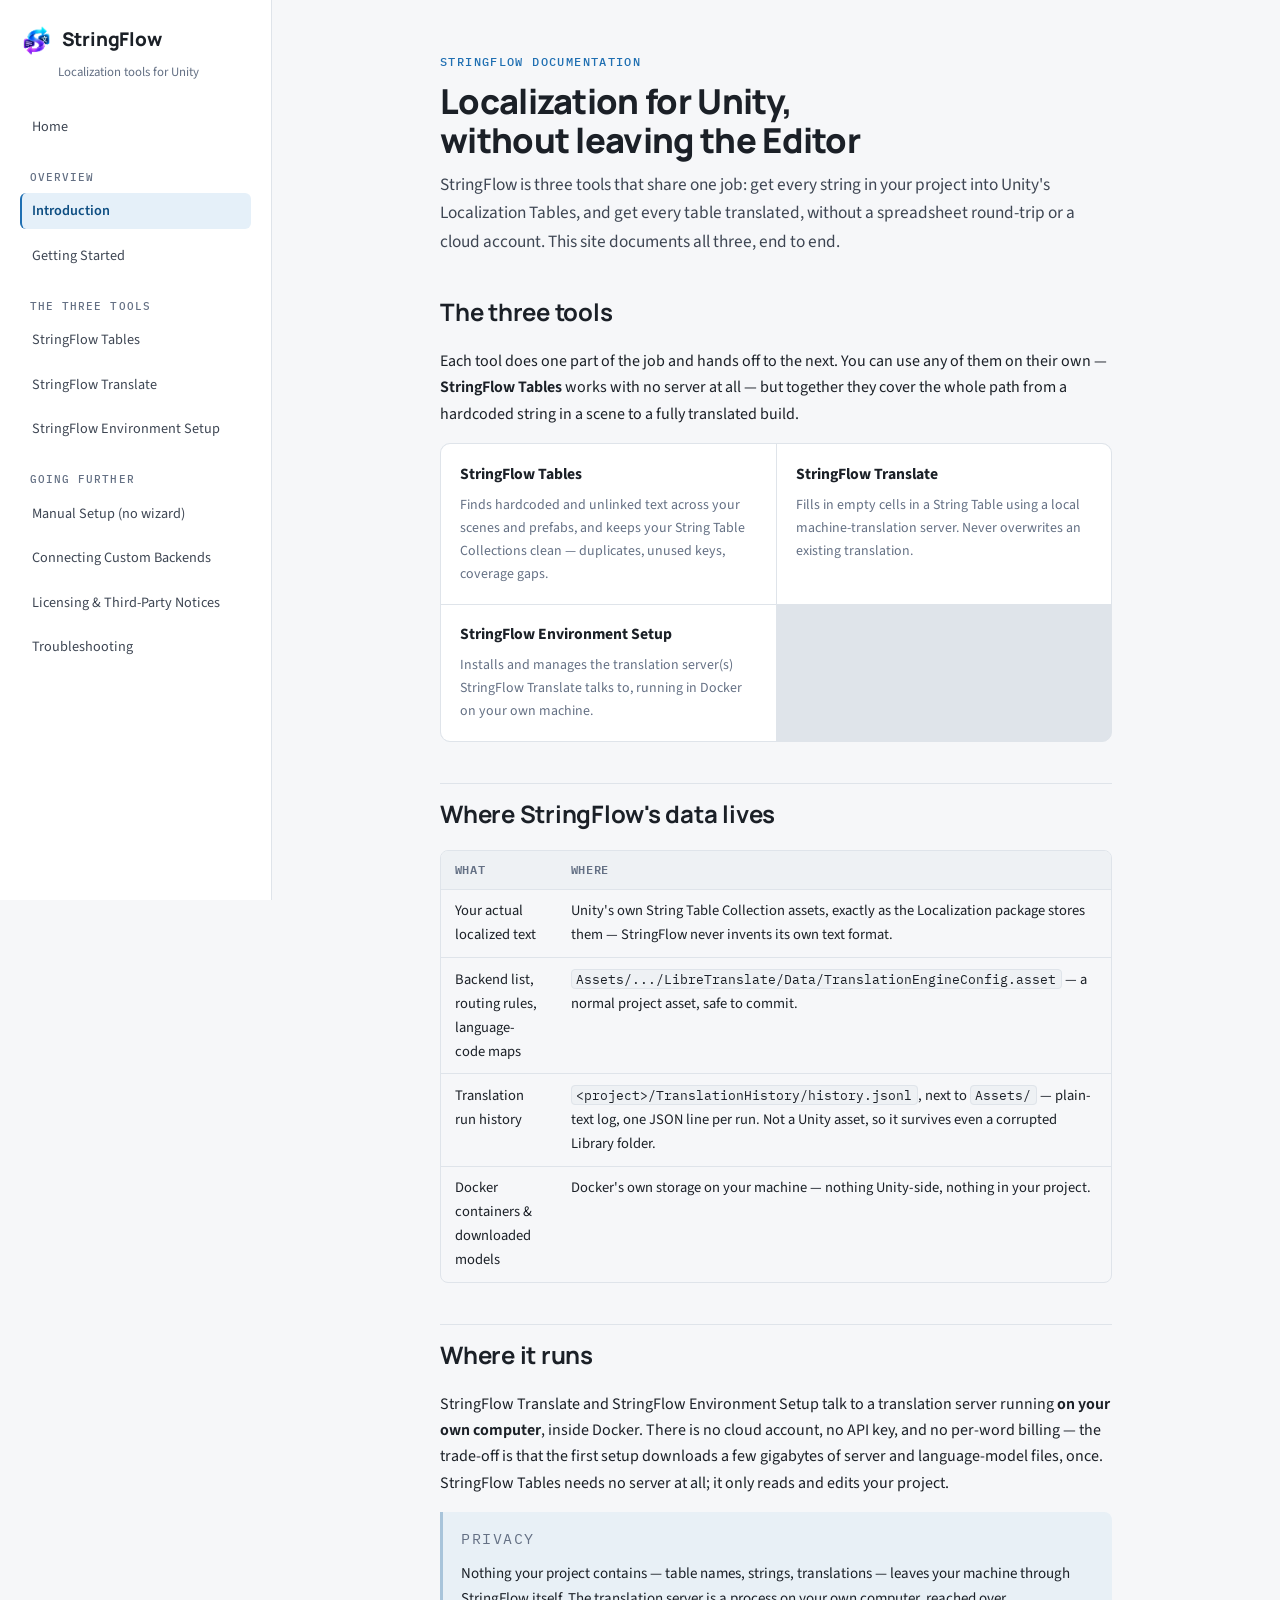
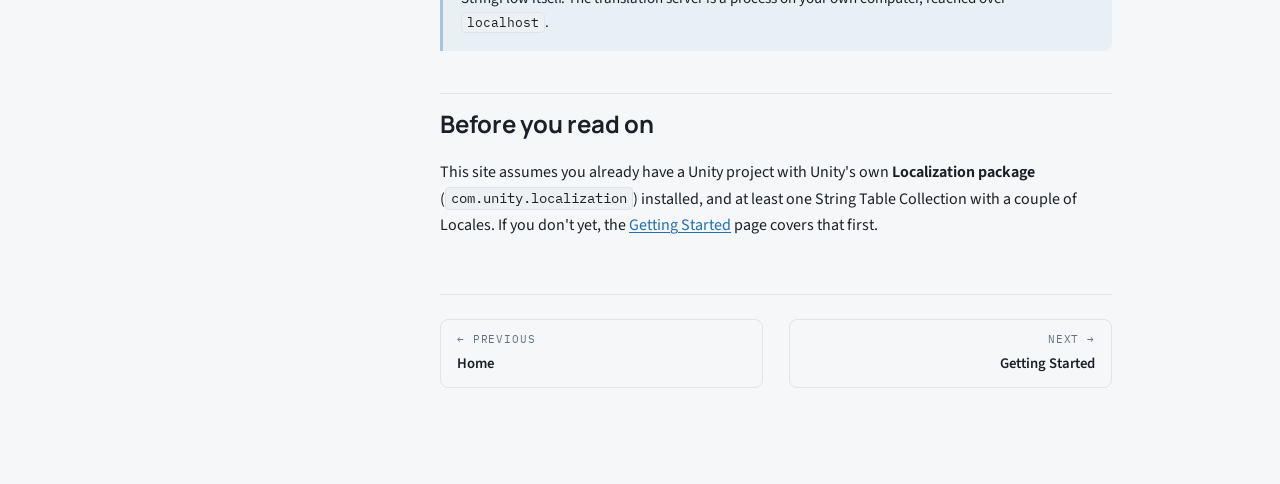
<file: introduction.html>
<!doctype html>
<html lang="en">
<head>
<meta charset="utf-8">
<meta name="viewport" content="width=device-width, initial-scale=1">
<title>Introduction — StringFlow Documentation</title>
<meta name="description" content="What StringFlow is and how its three tools fit together.">
<link rel="icon" type="image/png" href="assets/logo.png">
<link rel="preconnect" href="https://fonts.gstatic.com" crossorigin>
<link rel="stylesheet" href="https://fonts.googleapis.com/css2?family=Manrope:wght@700;800&family=Source+Sans+3:wght@400;500;600;700&family=IBM+Plex+Mono:wght@400;500;600&display=swap">
<link rel="stylesheet" href="assets/style.css">
</head>
<body>
<input type="checkbox" id="nav-check" style="display:none">
<label for="nav-check" class="sidebar-toggle">
  <svg viewBox="0 0 24 24" fill="none" stroke="currentColor" stroke-width="2" stroke-linecap="round"><path d="M3 6h18M3 12h18M3 18h18"/></svg>
  <span>StringFlow Docs</span>
</label>
<div class="shell">
  <nav class="sidebar">
    <a class="sidebar-brand" href="index.html">
      <span class="brand-mark"><img src="assets/logo.png" alt="StringFlow logo"></span>
      <span class="brand-name">StringFlow</span>
    </a>
    <p class="sidebar-tagline">Localization tools for Unity</p>
      <div class="nav-group">
        <ul>
          <li><a href="index.html">Home</a></li>
        </ul>
      </div>
      <div class="nav-group">
        <div class="nav-group-label">Overview</div>
        <ul>
          <li><a href="introduction.html" class="current">Introduction</a></li>
          <li><a href="getting-started.html">Getting Started</a></li>
        </ul>
      </div>
      <div class="nav-group">
        <div class="nav-group-label">The three tools</div>
        <ul>
          <li><a href="stringflow-tables.html">StringFlow Tables</a></li>
          <li><a href="stringflow-translate.html">StringFlow Translate</a></li>
          <li><a href="environment-setup.html">StringFlow Environment Setup</a></li>
        </ul>
      </div>
      <div class="nav-group">
        <div class="nav-group-label">Going further</div>
        <ul>
          <li><a href="manual-setup.html">Manual Setup (no wizard)</a></li>
          <li><a href="connecting-backends.html">Connecting Custom Backends</a></li>
          <li><a href="licensing.html">Licensing &amp; Third-Party Notices</a></li>
          <li><a href="troubleshooting.html">Troubleshooting</a></li>
        </ul>
      </div>
  </nav>
  <div class="main">
    <div class="content">
<div class="content-header">
  <p class="eyebrow">StringFlow Documentation</p>
  <h1>Localization for Unity, without leaving the Editor</h1>
  <p class="lede">
    StringFlow is three tools that share one job: get every string in your project into
    Unity's Localization Tables, and get every table translated, without a spreadsheet
    round-trip or a cloud account. This site documents all three, end to end.
  </p>
</div>

<h2>The three tools</h2>
<p>
  Each tool does one part of the job and hands off to the next. You can use any of them on
  their own — <strong>StringFlow Tables</strong> works with no server at all — but together
  they cover the whole path from a hardcoded string in a scene to a fully translated build.
</p>

<div class="card-grid">
  <a class="card" href="stringflow-tables.html">
    <h3>StringFlow Tables</h3>
    <p>Finds hardcoded and unlinked text across your scenes and prefabs, and keeps your String Table Collections clean — duplicates, unused keys, coverage gaps.</p>
  </a>
  <a class="card" href="stringflow-translate.html">
    <h3>StringFlow Translate</h3>
    <p>Fills in empty cells in a String Table using a local machine-translation server. Never overwrites an existing translation.</p>
  </a>
  <a class="card" href="environment-setup.html">
    <h3>StringFlow Environment Setup</h3>
    <p>Installs and manages the translation server(s) StringFlow Translate talks to, running in Docker on your own machine.</p>
  </a>
</div>

<h2>Where StringFlow's data lives</h2>
<div class="table-wrap">
  <table>
    <thead><tr><th>What</th><th>Where</th></tr></thead>
    <tbody>
      <tr><td>Your actual localized text</td><td>Unity's own String Table Collection assets, exactly as the Localization package stores them — StringFlow never invents its own text format.</td></tr>
      <tr><td>Backend list, routing rules, language-code maps</td><td><code>Assets/.../LibreTranslate/Data/TranslationEngineConfig.asset</code> — a normal project asset, safe to commit.</td></tr>
      <tr><td>Translation run history</td><td><code>&lt;project&gt;/TranslationHistory/history.jsonl</code>, next to <code>Assets/</code> — plain-text log, one JSON line per run. Not a Unity asset, so it survives even a corrupted Library folder.</td></tr>
      <tr><td>Docker containers &amp; downloaded models</td><td>Docker's own storage on your machine — nothing Unity-side, nothing in your project.</td></tr>
    </tbody>
  </table>
</div>

<h2>Where it runs</h2>
<p>
  StringFlow Translate and StringFlow Environment Setup talk to a translation server running
  <strong>on your own computer</strong>, inside Docker. There is no cloud account, no API key,
  and no per-word billing — the trade-off is that the first setup downloads a few gigabytes of
  server and language-model files, once. StringFlow Tables needs no server at all; it only
  reads and edits your project.
</p>

<div class="callout">
  <p class="callout-label">Privacy</p>
  <p>
    Nothing your project contains — table names, strings, translations — leaves your machine
    through StringFlow itself. The translation server is a process on your own computer,
    reached over <code>localhost</code>.
  </p>
</div>

<h2>Before you read on</h2>
<p>
  This site assumes you already have a Unity project with Unity's own
  <strong>Localization package</strong> (<code>com.unity.localization</code>) installed, and at
  least one String Table Collection with a couple of Locales. If you don't yet, the
  <a href="getting-started.html">Getting Started</a> page covers that first.
</p>

<div class="page-nav">
  <a href="index.html"><span class="dir">&larr; Previous</span><span class="label">Home</span></a>
  <a href="getting-started.html" class="next"><span class="dir">Next &rarr;</span><span class="label">Getting Started</span></a>
</div>

    </div>
  </div>
</div>
</body>
</html>
</file>
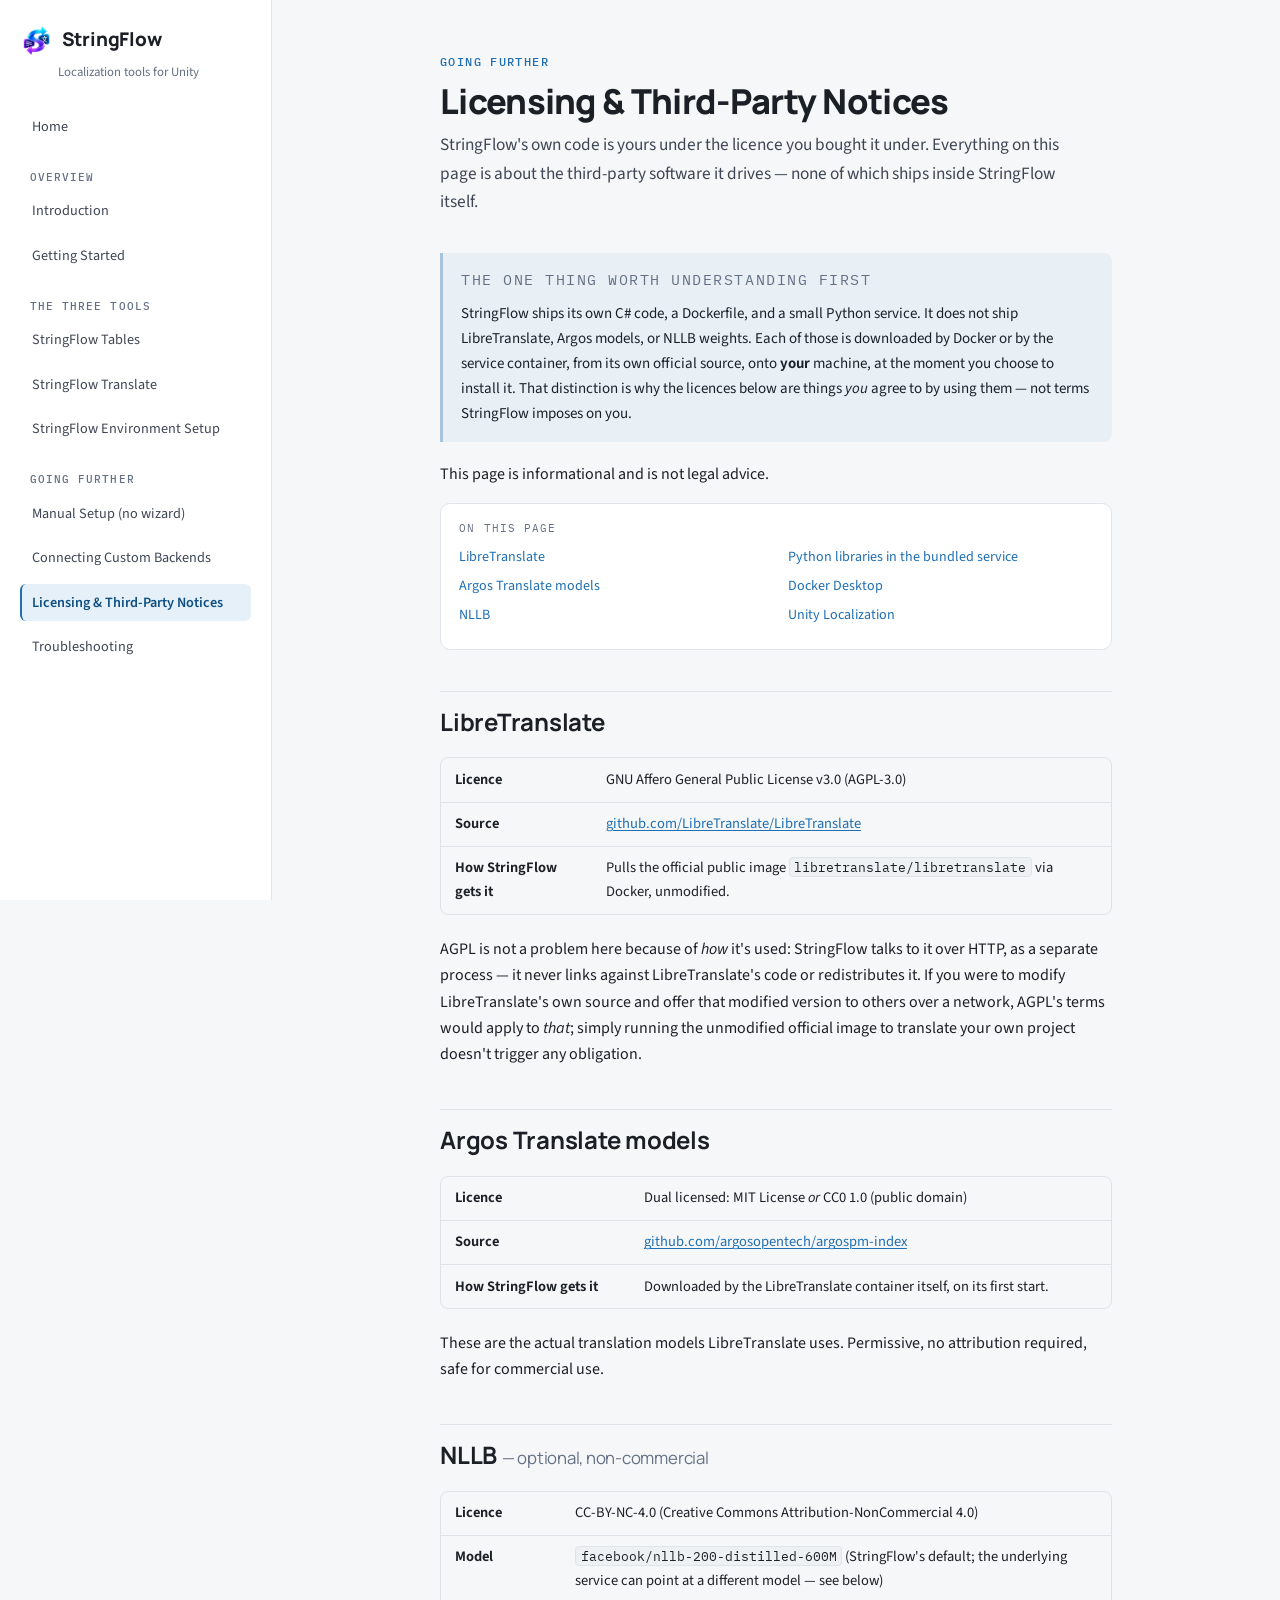
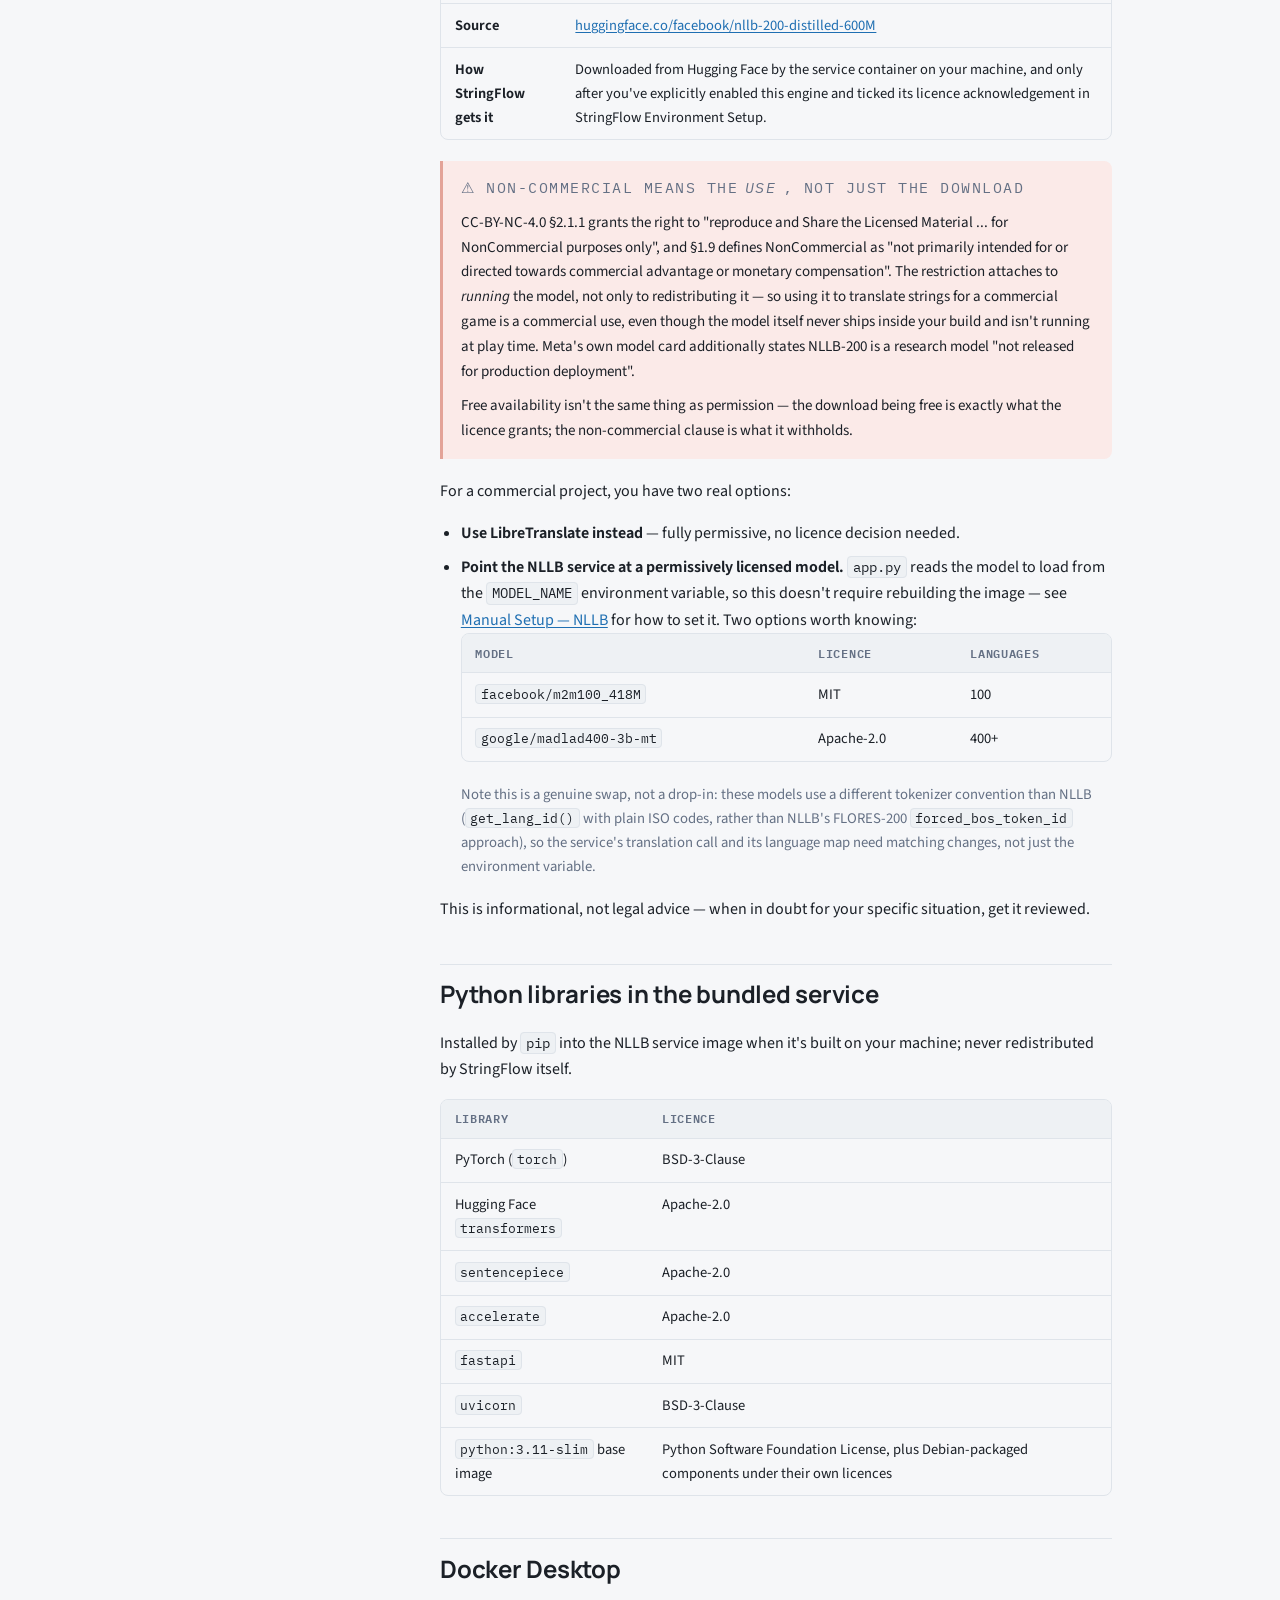
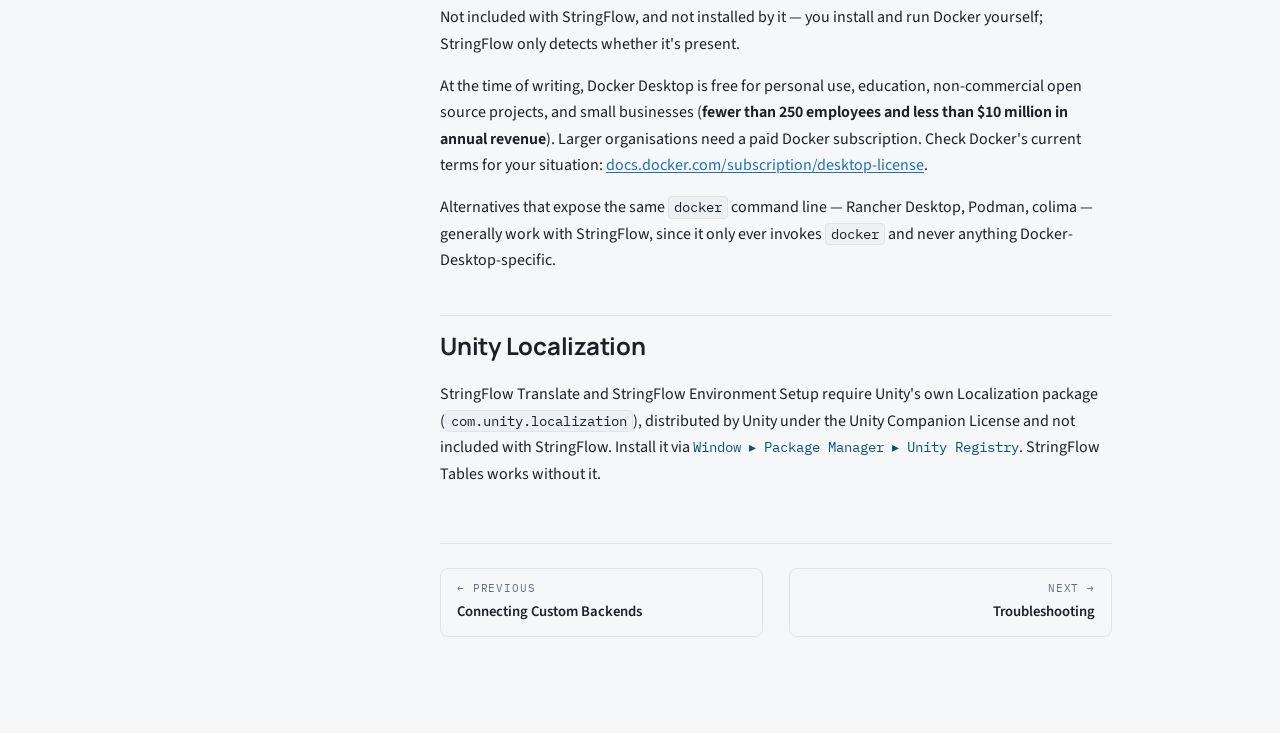
<file: licensing.html>
<!doctype html>
<html lang="en">
<head>
<meta charset="utf-8">
<meta name="viewport" content="width=device-width, initial-scale=1">
<title>Licensing & Third-Party Notices — StringFlow Documentation</title>
<meta name="description" content="What StringFlow ships, what it downloads, and what each licence actually permits.">
<link rel="icon" type="image/png" href="assets/logo.png">
<link rel="preconnect" href="https://fonts.gstatic.com" crossorigin>
<link rel="stylesheet" href="https://fonts.googleapis.com/css2?family=Manrope:wght@700;800&family=Source+Sans+3:wght@400;500;600;700&family=IBM+Plex+Mono:wght@400;500;600&display=swap">
<link rel="stylesheet" href="assets/style.css">
</head>
<body>
<input type="checkbox" id="nav-check" style="display:none">
<label for="nav-check" class="sidebar-toggle">
  <svg viewBox="0 0 24 24" fill="none" stroke="currentColor" stroke-width="2" stroke-linecap="round"><path d="M3 6h18M3 12h18M3 18h18"/></svg>
  <span>StringFlow Docs</span>
</label>
<div class="shell">
  <nav class="sidebar">
    <a class="sidebar-brand" href="index.html">
      <span class="brand-mark"><img src="assets/logo.png" alt="StringFlow logo"></span>
      <span class="brand-name">StringFlow</span>
    </a>
    <p class="sidebar-tagline">Localization tools for Unity</p>
      <div class="nav-group">
        <ul>
          <li><a href="index.html">Home</a></li>
        </ul>
      </div>
      <div class="nav-group">
        <div class="nav-group-label">Overview</div>
        <ul>
          <li><a href="introduction.html">Introduction</a></li>
          <li><a href="getting-started.html">Getting Started</a></li>
        </ul>
      </div>
      <div class="nav-group">
        <div class="nav-group-label">The three tools</div>
        <ul>
          <li><a href="stringflow-tables.html">StringFlow Tables</a></li>
          <li><a href="stringflow-translate.html">StringFlow Translate</a></li>
          <li><a href="environment-setup.html">StringFlow Environment Setup</a></li>
        </ul>
      </div>
      <div class="nav-group">
        <div class="nav-group-label">Going further</div>
        <ul>
          <li><a href="manual-setup.html">Manual Setup (no wizard)</a></li>
          <li><a href="connecting-backends.html">Connecting Custom Backends</a></li>
          <li><a href="licensing.html" class="current">Licensing &amp; Third-Party Notices</a></li>
          <li><a href="troubleshooting.html">Troubleshooting</a></li>
        </ul>
      </div>
  </nav>
  <div class="main">
    <div class="content">
<div class="content-header">
  <p class="eyebrow">Going Further</p>
  <h1>Licensing &amp; Third-Party Notices</h1>
  <p class="lede">
    StringFlow's own code is yours under the licence you bought it under. Everything on this
    page is about the third-party software it drives — none of which ships inside StringFlow
    itself.
  </p>
</div>

<div class="callout">
  <p class="callout-label">The one thing worth understanding first</p>
  <p>
    StringFlow ships its own C# code, a Dockerfile, and a small Python service. It does not
    ship LibreTranslate, Argos models, or NLLB weights. Each of those is downloaded by Docker
    or by the service container, from its own official source, onto <strong>your</strong>
    machine, at the moment you choose to install it. That distinction is why the licences below
    are things <em>you</em> agree to by using them — not terms StringFlow imposes on you.
  </p>
</div>
<p>This page is informational and is not legal advice.</p>

<div class="on-this-page">
  <p class="callout-label">On this page</p>
  <ul>
    <li><a href="#libretranslate">LibreTranslate</a></li>
    <li><a href="#argos">Argos Translate models</a></li>
    <li><a href="#nllb">NLLB</a></li>
    <li><a href="#deps">Python libraries in the bundled service</a></li>
    <li><a href="#docker">Docker Desktop</a></li>
    <li><a href="#unity-loc">Unity Localization</a></li>
  </ul>
</div>

<h2 id="libretranslate">LibreTranslate</h2>
<div class="table-wrap">
  <table>
    <tbody>
      <tr><td><strong>Licence</strong></td><td>GNU Affero General Public License v3.0 (AGPL-3.0)</td></tr>
      <tr><td><strong>Source</strong></td><td><a href="https://github.com/LibreTranslate/LibreTranslate">github.com/LibreTranslate/LibreTranslate</a></td></tr>
      <tr><td><strong>How StringFlow gets it</strong></td><td>Pulls the official public image <code>libretranslate/libretranslate</code> via Docker, unmodified.</td></tr>
    </tbody>
  </table>
</div>
<p>
  AGPL is not a problem here because of <em>how</em> it's used: StringFlow talks to it over
  HTTP, as a separate process — it never links against LibreTranslate's code or redistributes
  it. If you were to modify LibreTranslate's own source and offer that modified version to
  others over a network, AGPL's terms would apply to <em>that</em>; simply running the
  unmodified official image to translate your own project doesn't trigger any obligation.
</p>

<h2 id="argos">Argos Translate models</h2>
<div class="table-wrap">
  <table>
    <tbody>
      <tr><td><strong>Licence</strong></td><td>Dual licensed: MIT License <em>or</em> CC0 1.0 (public domain)</td></tr>
      <tr><td><strong>Source</strong></td><td><a href="https://github.com/argosopentech/argospm-index">github.com/argosopentech/argospm-index</a></td></tr>
      <tr><td><strong>How StringFlow gets it</strong></td><td>Downloaded by the LibreTranslate container itself, on its first start.</td></tr>
    </tbody>
  </table>
</div>
<p>These are the actual translation models LibreTranslate uses. Permissive, no attribution required, safe for commercial use.</p>

<h2 id="nllb">NLLB <span style="font-weight:400;color:var(--muted);font-size:0.7em;">— optional, non-commercial</span></h2>
<div class="table-wrap">
  <table>
    <tbody>
      <tr><td><strong>Licence</strong></td><td>CC-BY-NC-4.0 (Creative Commons Attribution-NonCommercial 4.0)</td></tr>
      <tr><td><strong>Model</strong></td><td><code>facebook/nllb-200-distilled-600M</code> (StringFlow's default; the underlying service can point at a different model — see below)</td></tr>
      <tr><td><strong>Source</strong></td><td><a href="https://huggingface.co/facebook/nllb-200-distilled-600M">huggingface.co/facebook/nllb-200-distilled-600M</a></td></tr>
      <tr><td><strong>How StringFlow gets it</strong></td><td>Downloaded from Hugging Face by the service container on your machine, and only after you've explicitly enabled this engine and ticked its licence acknowledgement in StringFlow Environment Setup.</td></tr>
    </tbody>
  </table>
</div>

<div class="callout danger">
  <p class="callout-label">⚠ Non-commercial means the <em>use</em>, not just the download</p>
  <p>
    CC-BY-NC-4.0 §2.1.1 grants the right to "reproduce and Share the Licensed Material ... for
    NonCommercial purposes only", and §1.9 defines NonCommercial as "not primarily intended for
    or directed towards commercial advantage or monetary compensation". The restriction attaches
    to <em>running</em> the model, not only to redistributing it — so using it to translate
    strings for a commercial game is a commercial use, even though the model itself never ships
    inside your build and isn't running at play time. Meta's own model card additionally states
    NLLB-200 is a research model "not released for production deployment".
  </p>
  <p>
    Free availability isn't the same thing as permission — the download being free is exactly
    what the licence grants; the non-commercial clause is what it withholds.
  </p>
</div>

<p>For a commercial project, you have two real options:</p>
<ul>
  <li><strong>Use LibreTranslate instead</strong> — fully permissive, no licence decision needed.</li>
  <li>
    <strong>Point the NLLB service at a permissively licensed model.</strong>
    <code>app.py</code> reads the model to load from the <code>MODEL_NAME</code> environment
    variable, so this doesn't require rebuilding the image — see
    <a href="manual-setup.html#nllb">Manual Setup — NLLB</a> for how to set it. Two options
    worth knowing:
    <div class="table-wrap">
      <table>
        <thead><tr><th>Model</th><th>Licence</th><th>Languages</th></tr></thead>
        <tbody>
          <tr><td><code>facebook/m2m100_418M</code></td><td>MIT</td><td>100</td></tr>
          <tr><td><code>google/madlad400-3b-mt</code></td><td>Apache-2.0</td><td>400+</td></tr>
        </tbody>
      </table>
    </div>
    <p style="margin-top:0.6rem;font-size:0.92rem;color:var(--muted);">
      Note this is a genuine swap, not a drop-in: these models use a different tokenizer
      convention than NLLB (<code>get_lang_id()</code> with plain ISO codes, rather than NLLB's
      FLORES-200 <code>forced_bos_token_id</code> approach), so the service's translation call
      and its language map need matching changes, not just the environment variable.
    </p>
  </li>
</ul>
<p>This is informational, not legal advice — when in doubt for your specific situation, get it reviewed.</p>

<h2 id="deps">Python libraries in the bundled service</h2>
<p>
  Installed by <code>pip</code> into the NLLB service image when it's built on your machine;
  never redistributed by StringFlow itself.
</p>
<div class="table-wrap">
  <table>
    <thead><tr><th>Library</th><th>Licence</th></tr></thead>
    <tbody>
      <tr><td>PyTorch (<code>torch</code>)</td><td>BSD-3-Clause</td></tr>
      <tr><td>Hugging Face <code>transformers</code></td><td>Apache-2.0</td></tr>
      <tr><td><code>sentencepiece</code></td><td>Apache-2.0</td></tr>
      <tr><td><code>accelerate</code></td><td>Apache-2.0</td></tr>
      <tr><td><code>fastapi</code></td><td>MIT</td></tr>
      <tr><td><code>uvicorn</code></td><td>BSD-3-Clause</td></tr>
      <tr><td><code>python:3.11-slim</code> base image</td><td>Python Software Foundation License, plus Debian-packaged components under their own licences</td></tr>
    </tbody>
  </table>
</div>

<h2 id="docker">Docker Desktop</h2>
<p>
  Not included with StringFlow, and not installed by it — you install and run Docker yourself;
  StringFlow only detects whether it's present.
</p>
<p>
  At the time of writing, Docker Desktop is free for personal use, education, non-commercial
  open source projects, and small businesses (<strong>fewer than 250 employees and less than
  $10 million in annual revenue</strong>). Larger organisations need a paid Docker
  subscription. Check Docker's current terms for your situation:
  <a href="https://docs.docker.com/subscription/desktop-license/">docs.docker.com/subscription/desktop-license</a>.
</p>
<p>
  Alternatives that expose the same <code>docker</code> command line — Rancher Desktop, Podman,
  colima — generally work with StringFlow, since it only ever invokes <code>docker</code> and
  never anything Docker-Desktop-specific.
</p>

<h2 id="unity-loc">Unity Localization</h2>
<p>
  StringFlow Translate and StringFlow Environment Setup require Unity's own Localization
  package (<code>com.unity.localization</code>), distributed by Unity under the Unity
  Companion License and not included with StringFlow. Install it via
  <span class="path">Window ▸ Package Manager ▸ Unity Registry</span>. StringFlow Tables works
  without it.
</p>

<div class="page-nav">
  <a href="connecting-backends.html"><span class="dir">&larr; Previous</span><span class="label">Connecting Custom Backends</span></a>
  <a href="troubleshooting.html" class="next"><span class="dir">Next &rarr;</span><span class="label">Troubleshooting</span></a>
</div>

    </div>
  </div>
</div>
</body>
</html>
</file>
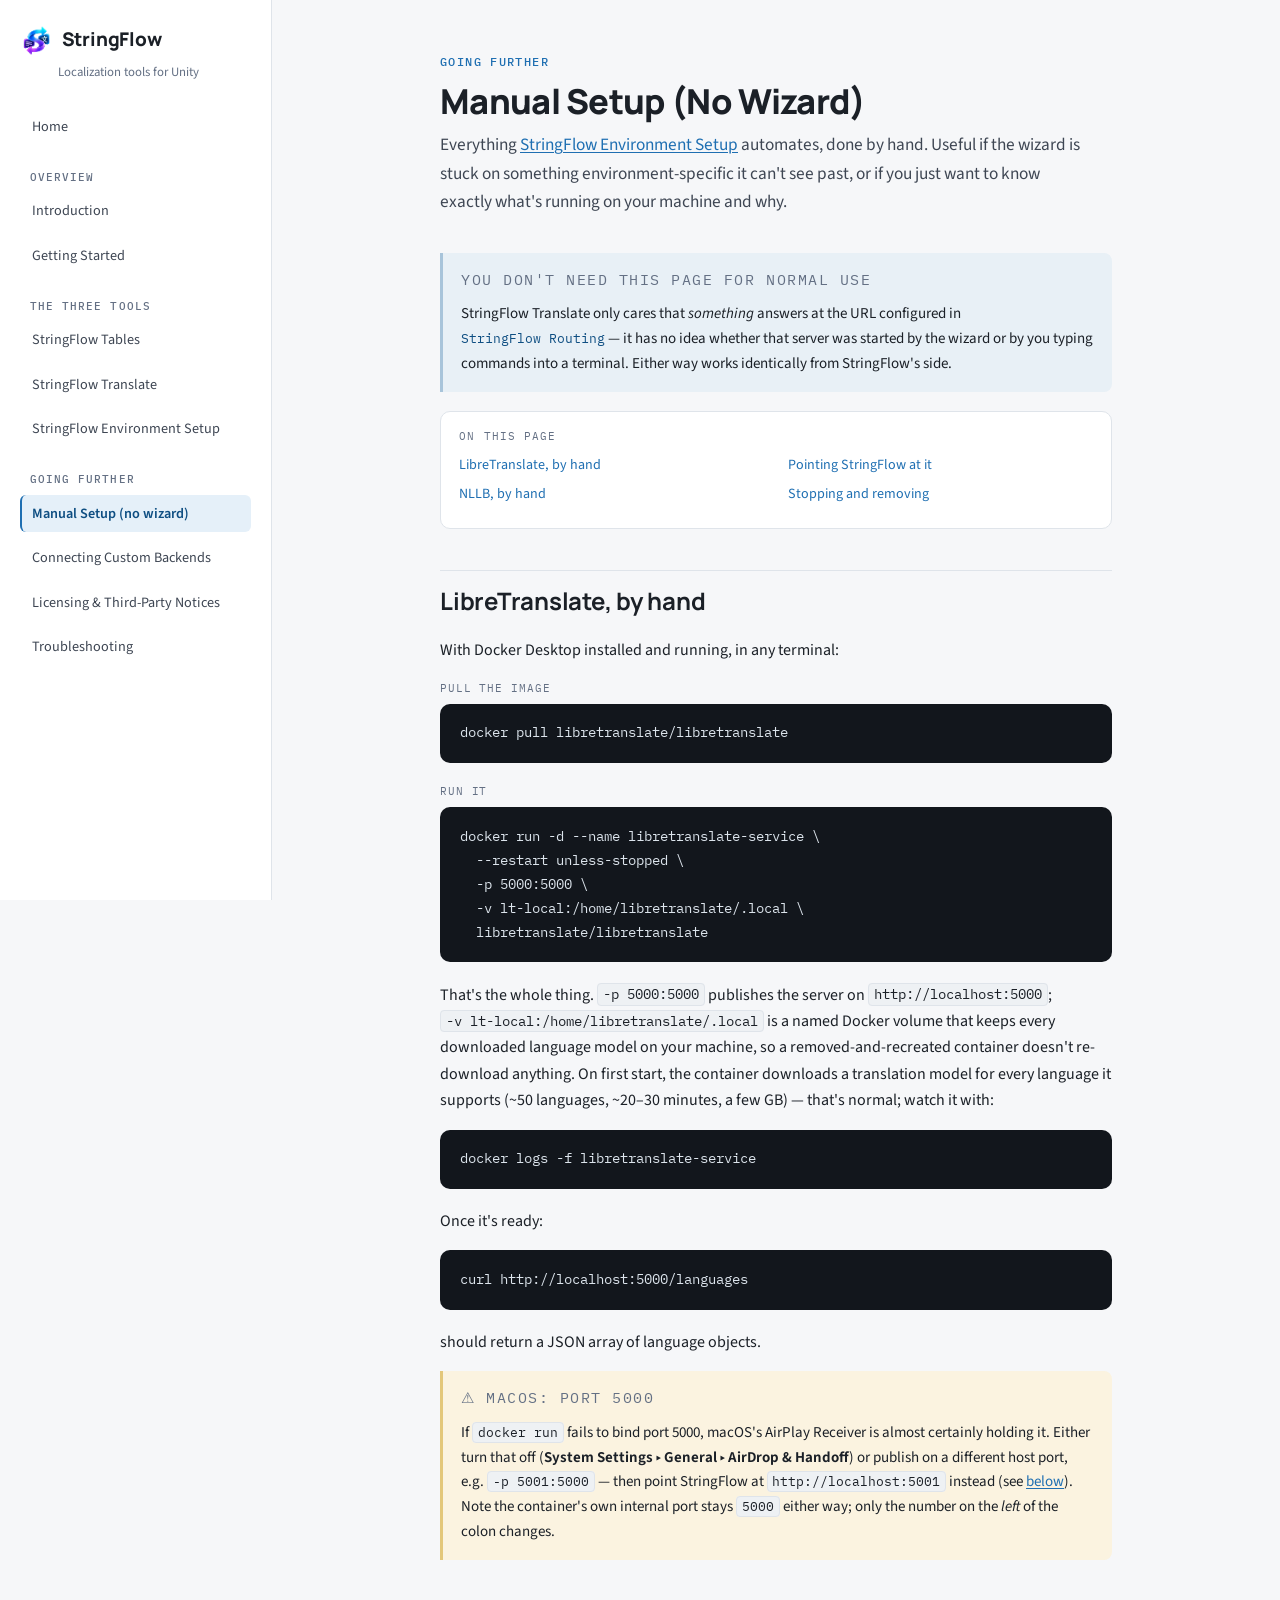
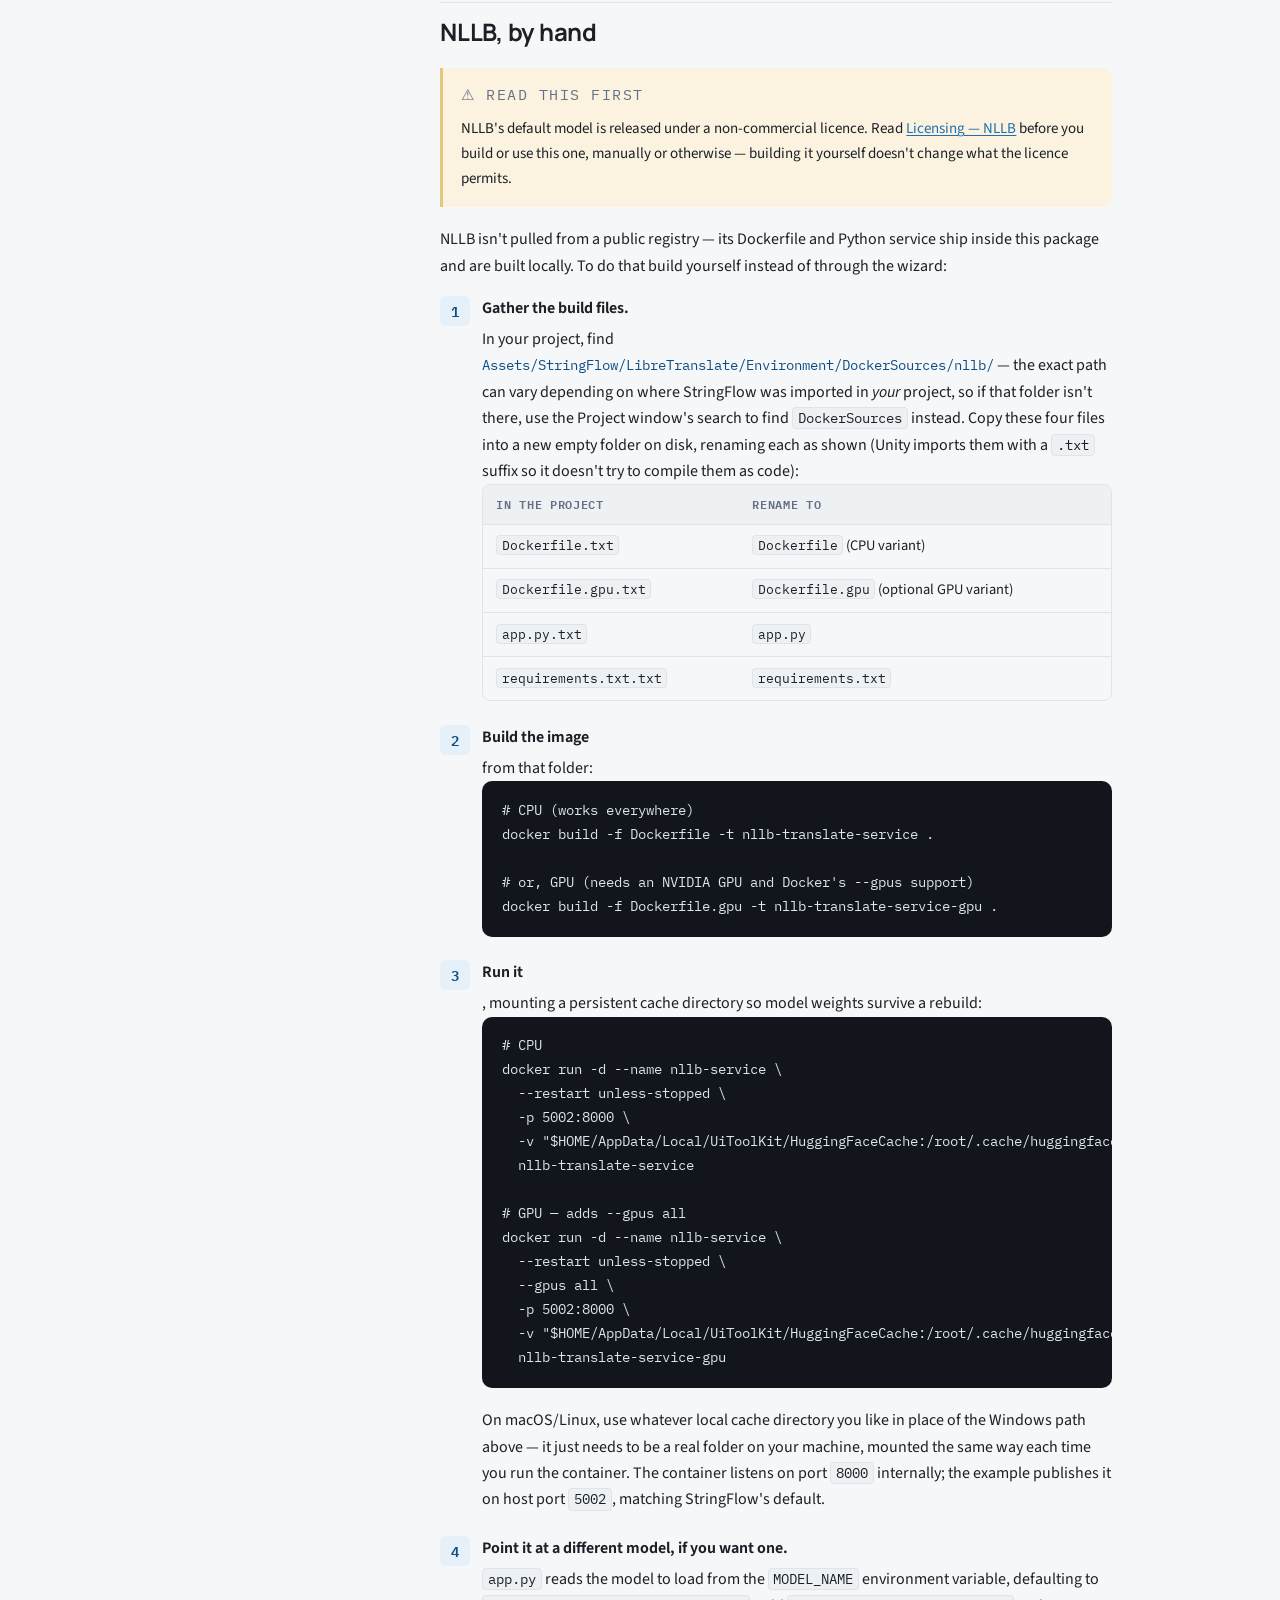
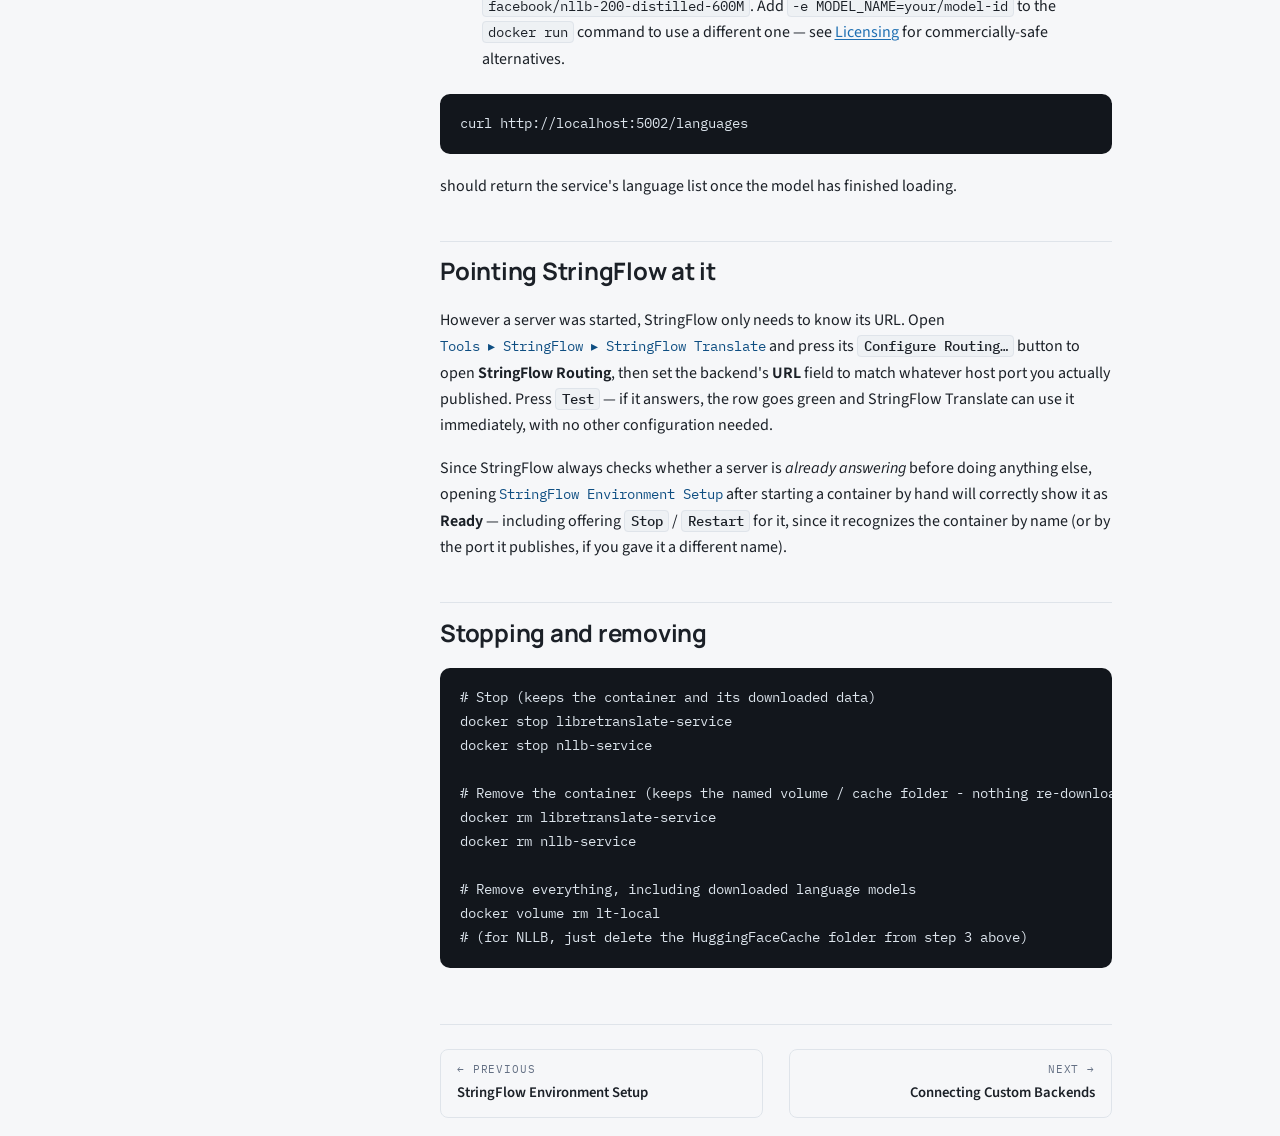
<file: manual-setup.html>
<!doctype html>
<html lang="en">
<head>
<meta charset="utf-8">
<meta name="viewport" content="width=device-width, initial-scale=1">
<title>Manual Setup (No Wizard) — StringFlow Documentation</title>
<meta name="description" content="Every step the setup wizard automates, done by hand with raw Docker commands.">
<link rel="icon" type="image/png" href="assets/logo.png">
<link rel="preconnect" href="https://fonts.gstatic.com" crossorigin>
<link rel="stylesheet" href="https://fonts.googleapis.com/css2?family=Manrope:wght@700;800&family=Source+Sans+3:wght@400;500;600;700&family=IBM+Plex+Mono:wght@400;500;600&display=swap">
<link rel="stylesheet" href="assets/style.css">
</head>
<body>
<input type="checkbox" id="nav-check" style="display:none">
<label for="nav-check" class="sidebar-toggle">
  <svg viewBox="0 0 24 24" fill="none" stroke="currentColor" stroke-width="2" stroke-linecap="round"><path d="M3 6h18M3 12h18M3 18h18"/></svg>
  <span>StringFlow Docs</span>
</label>
<div class="shell">
  <nav class="sidebar">
    <a class="sidebar-brand" href="index.html">
      <span class="brand-mark"><img src="assets/logo.png" alt="StringFlow logo"></span>
      <span class="brand-name">StringFlow</span>
    </a>
    <p class="sidebar-tagline">Localization tools for Unity</p>
      <div class="nav-group">
        <ul>
          <li><a href="index.html">Home</a></li>
        </ul>
      </div>
      <div class="nav-group">
        <div class="nav-group-label">Overview</div>
        <ul>
          <li><a href="introduction.html">Introduction</a></li>
          <li><a href="getting-started.html">Getting Started</a></li>
        </ul>
      </div>
      <div class="nav-group">
        <div class="nav-group-label">The three tools</div>
        <ul>
          <li><a href="stringflow-tables.html">StringFlow Tables</a></li>
          <li><a href="stringflow-translate.html">StringFlow Translate</a></li>
          <li><a href="environment-setup.html">StringFlow Environment Setup</a></li>
        </ul>
      </div>
      <div class="nav-group">
        <div class="nav-group-label">Going further</div>
        <ul>
          <li><a href="manual-setup.html" class="current">Manual Setup (no wizard)</a></li>
          <li><a href="connecting-backends.html">Connecting Custom Backends</a></li>
          <li><a href="licensing.html">Licensing &amp; Third-Party Notices</a></li>
          <li><a href="troubleshooting.html">Troubleshooting</a></li>
        </ul>
      </div>
  </nav>
  <div class="main">
    <div class="content">
<div class="content-header">
  <p class="eyebrow">Going Further</p>
  <h1>Manual Setup (No Wizard)</h1>
  <p class="lede">
    Everything <a href="environment-setup.html">StringFlow Environment Setup</a> automates,
    done by hand. Useful if the wizard is stuck on something environment-specific it can't see
    past, or if you just want to know exactly what's running on your machine and why.
  </p>
</div>

<div class="callout">
  <p class="callout-label">You don't need this page for normal use</p>
  <p>
    StringFlow Translate only cares that <em>something</em> answers at the URL configured in
    <span class="path">StringFlow Routing</span> — it has no idea whether that server was
    started by the wizard or by you typing commands into a terminal. Either way works
    identically from StringFlow's side.
  </p>
</div>

<div class="on-this-page">
  <p class="callout-label">On this page</p>
  <ul>
    <li><a href="#libretranslate">LibreTranslate, by hand</a></li>
    <li><a href="#nllb">NLLB, by hand</a></li>
    <li><a href="#point-stringflow">Pointing StringFlow at it</a></li>
    <li><a href="#stopping">Stopping and removing</a></li>
  </ul>
</div>

<h2 id="libretranslate">LibreTranslate, by hand</h2>
<p>With Docker Desktop installed and running, in any terminal:</p>

<p class="code-label">Pull the image</p>
<pre><code>docker pull libretranslate/libretranslate</code></pre>

<p class="code-label">Run it</p>
<pre><code>docker run -d --name libretranslate-service \
  --restart unless-stopped \
  -p 5000:5000 \
  -v lt-local:/home/libretranslate/.local \
  libretranslate/libretranslate</code></pre>

<p>
  That's the whole thing. <code>-p 5000:5000</code> publishes the server on
  <code>http://localhost:5000</code>; <code>-v lt-local:/home/libretranslate/.local</code>
  is a named Docker volume that keeps every downloaded language model on your machine, so a
  removed-and-recreated container doesn't re-download anything. On first start, the container
  downloads a translation model for every language it supports (~50 languages, ~20–30 minutes,
  a few GB) — that's normal; watch it with:
</p>
<pre><code>docker logs -f libretranslate-service</code></pre>
<p>Once it's ready:</p>
<pre><code>curl http://localhost:5000/languages</code></pre>
<p>should return a JSON array of language objects.</p>

<div class="callout warn">
  <p class="callout-label">⚠ macOS: port 5000</p>
  <p>
    If <code>docker run</code> fails to bind port 5000, macOS's AirPlay Receiver is almost
    certainly holding it. Either turn that off (<strong>System Settings ▸ General ▸ AirDrop
    &amp; Handoff</strong>) or publish on a different host port, e.g. <code>-p 5001:5000</code>
    — then point StringFlow at <code>http://localhost:5001</code> instead (see
    <a href="#point-stringflow">below</a>). Note the container's own internal port stays
    <code>5000</code> either way; only the number on the <em>left</em> of the colon changes.
  </p>
</div>

<h2 id="nllb">NLLB, by hand</h2>
<div class="callout warn">
  <p class="callout-label">⚠ Read this first</p>
  <p>
    NLLB's default model is released under a non-commercial licence. Read
    <a href="licensing.html#nllb">Licensing — NLLB</a> before you build or use this one,
    manually or otherwise — building it yourself doesn't change what the licence permits.
  </p>
</div>
<p>
  NLLB isn't pulled from a public registry — its Dockerfile and Python service ship inside
  this package and are built locally. To do that build yourself instead of through the wizard:
</p>
<ol class="steps">
  <li>
    <strong>Gather the build files.</strong>
    In your project, find <span class="path">Assets/StringFlow/LibreTranslate/Environment/DockerSources/nllb/</span>
    — the exact path can vary depending on where StringFlow was imported in <em>your</em>
    project, so if that folder isn't there, use the Project window's search to find
    <code>DockerSources</code> instead. Copy these four files into a new empty folder on disk,
    renaming each as shown (Unity imports them with a <code>.txt</code> suffix so it doesn't try
    to compile them as code):
    <div class="table-wrap">
      <table>
        <thead><tr><th>In the project</th><th>Rename to</th></tr></thead>
        <tbody>
          <tr><td><code>Dockerfile.txt</code></td><td><code>Dockerfile</code> (CPU variant)</td></tr>
          <tr><td><code>Dockerfile.gpu.txt</code></td><td><code>Dockerfile.gpu</code> (optional GPU variant)</td></tr>
          <tr><td><code>app.py.txt</code></td><td><code>app.py</code></td></tr>
          <tr><td><code>requirements.txt.txt</code></td><td><code>requirements.txt</code></td></tr>
        </tbody>
      </table>
    </div>
  </li>
  <li>
    <strong>Build the image</strong> from that folder:
    <pre><code># CPU (works everywhere)
docker build -f Dockerfile -t nllb-translate-service .

# or, GPU (needs an NVIDIA GPU and Docker's --gpus support)
docker build -f Dockerfile.gpu -t nllb-translate-service-gpu .</code></pre>
  </li>
  <li>
    <strong>Run it</strong>, mounting a persistent cache directory so model weights survive a
    rebuild:
    <pre><code># CPU
docker run -d --name nllb-service \
  --restart unless-stopped \
  -p 5002:8000 \
  -v "$HOME/AppData/Local/UiToolKit/HuggingFaceCache:/root/.cache/huggingface" \
  nllb-translate-service

# GPU — adds --gpus all
docker run -d --name nllb-service \
  --restart unless-stopped \
  --gpus all \
  -p 5002:8000 \
  -v "$HOME/AppData/Local/UiToolKit/HuggingFaceCache:/root/.cache/huggingface" \
  nllb-translate-service-gpu</code></pre>
    <p>
      On macOS/Linux, use whatever local cache directory you like in place of the Windows path
      above — it just needs to be a real folder on your machine, mounted the same way each time
      you run the container. The container listens on port <code>8000</code> internally; the
      example publishes it on host port <code>5002</code>, matching StringFlow's default.
    </p>
  </li>
  <li>
    <strong>Point it at a different model, if you want one.</strong>
    <code>app.py</code> reads the model to load from the <code>MODEL_NAME</code> environment
    variable, defaulting to <code>facebook/nllb-200-distilled-600M</code>. Add
    <code>-e MODEL_NAME=your/model-id</code> to the <code>docker run</code> command to use a
    different one — see <a href="licensing.html#nllb">Licensing</a> for commercially-safe
    alternatives.
  </li>
</ol>
<pre><code>curl http://localhost:5002/languages</code></pre>
<p>should return the service's language list once the model has finished loading.</p>

<h2 id="point-stringflow">Pointing StringFlow at it</h2>
<p>
  However a server was started, StringFlow only needs to know its URL. Open
  <span class="path">Tools ▸ StringFlow ▸ StringFlow Translate</span> and press its
  <span class="ui">Configure Routing…</span> button to open <strong>StringFlow Routing</strong>,
  then set the backend's <strong>URL</strong> field to match whatever host port you actually
  published. Press
  <span class="ui">Test</span> — if it answers, the row goes green and StringFlow Translate can
  use it immediately, with no other configuration needed.
</p>
<p>
  Since StringFlow always checks whether a server is <em>already answering</em> before doing
  anything else, opening <span class="path">StringFlow Environment Setup</span> after starting
  a container by hand will correctly show it as <strong>Ready</strong> — including offering
  <span class="ui">Stop</span> / <span class="ui">Restart</span> for it, since it recognizes the
  container by name (or by the port it publishes, if you gave it a different name).
</p>

<h2 id="stopping">Stopping and removing</h2>
<pre><code># Stop (keeps the container and its downloaded data)
docker stop libretranslate-service
docker stop nllb-service

# Remove the container (keeps the named volume / cache folder - nothing re-downloads)
docker rm libretranslate-service
docker rm nllb-service

# Remove everything, including downloaded language models
docker volume rm lt-local
# (for NLLB, just delete the HuggingFaceCache folder from step 3 above)</code></pre>

<div class="page-nav">
  <a href="environment-setup.html"><span class="dir">&larr; Previous</span><span class="label">StringFlow Environment Setup</span></a>
  <a href="connecting-backends.html" class="next"><span class="dir">Next &rarr;</span><span class="label">Connecting Custom Backends</span></a>
</div>

    </div>
  </div>
</div>
</body>
</html>
</file>
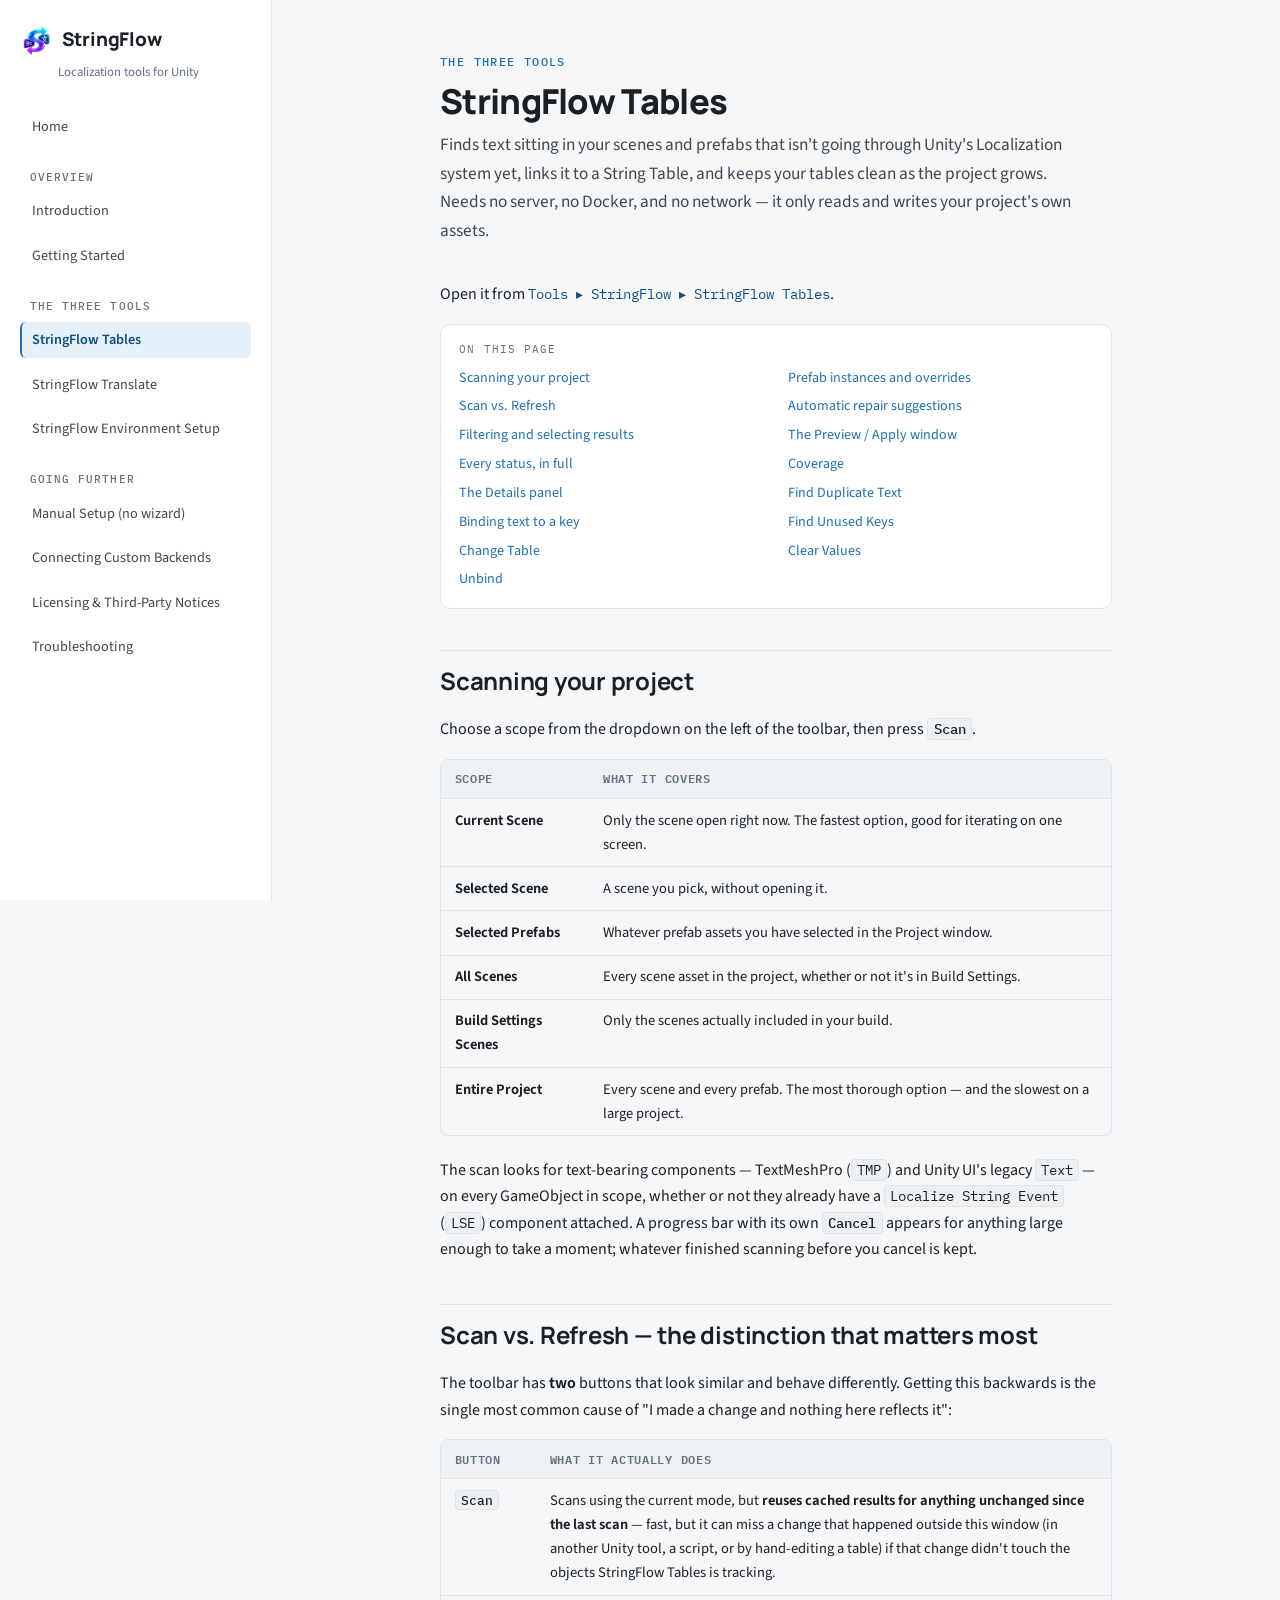
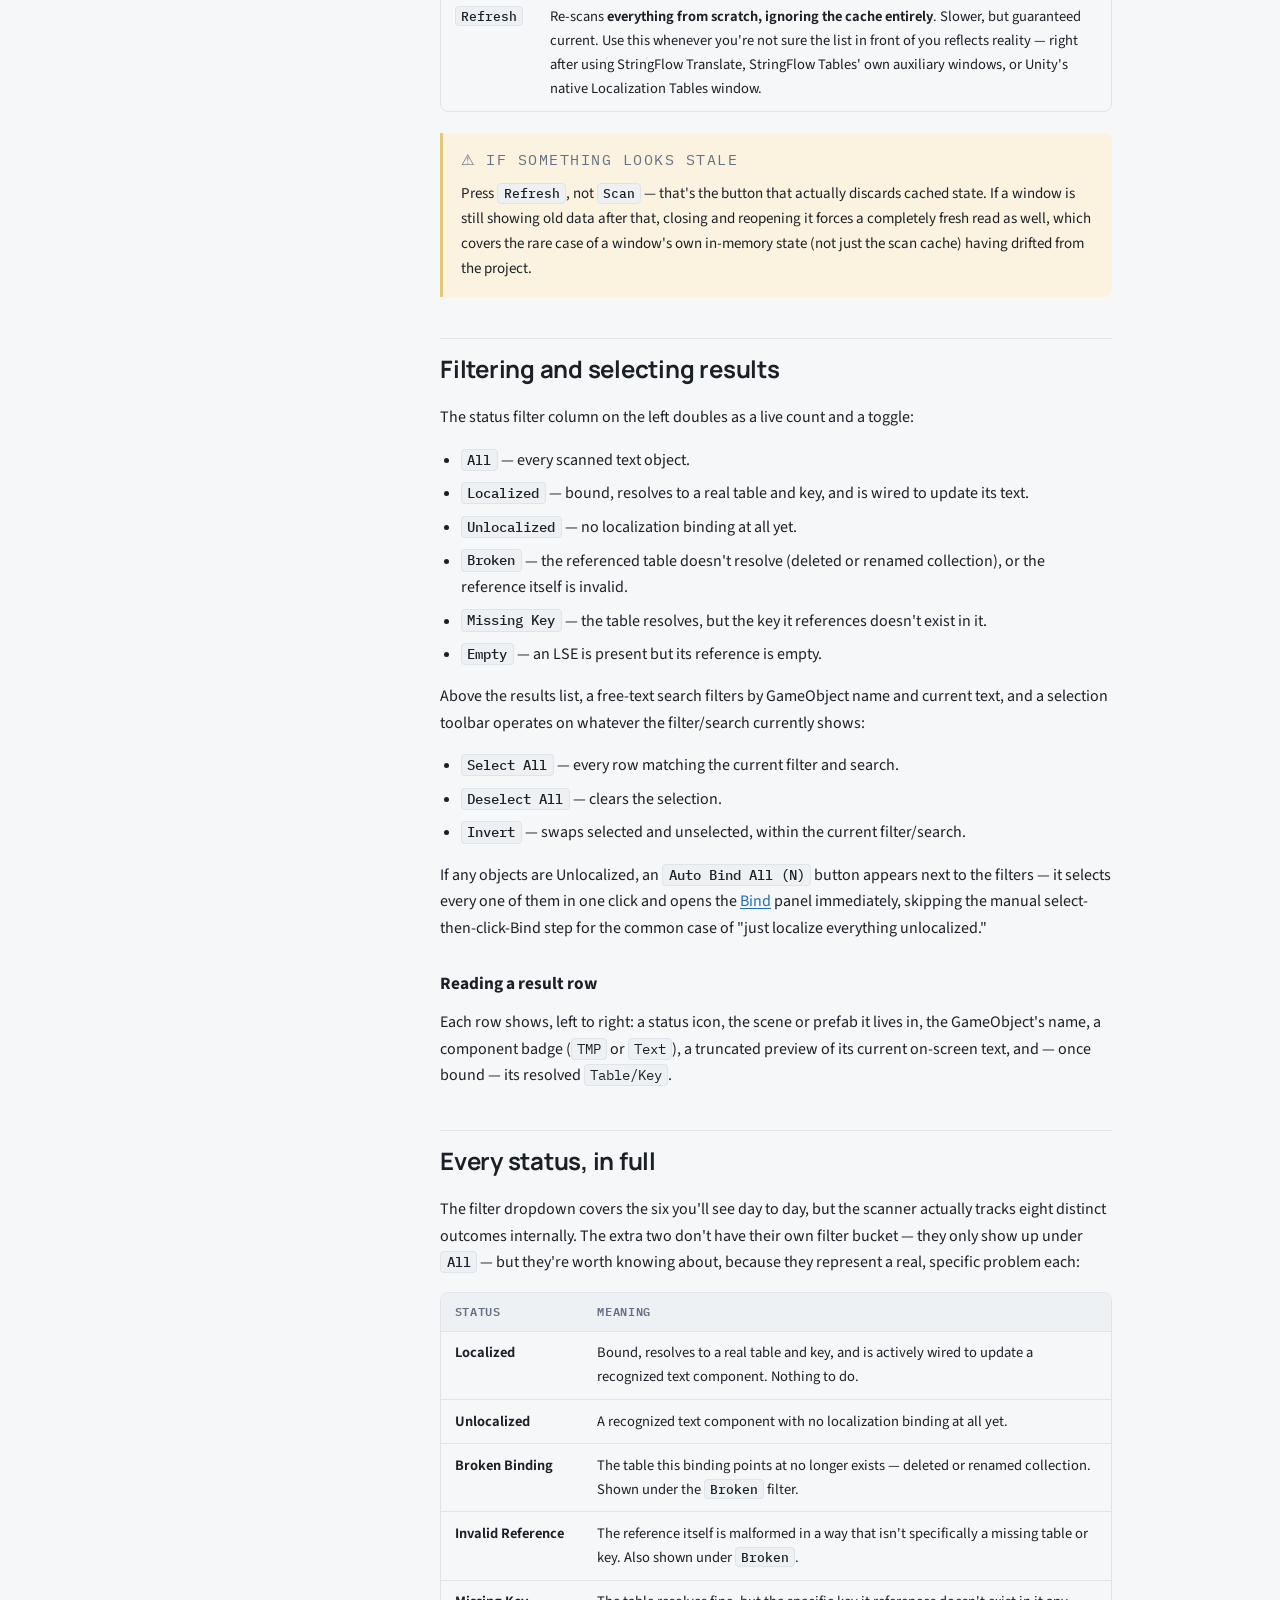
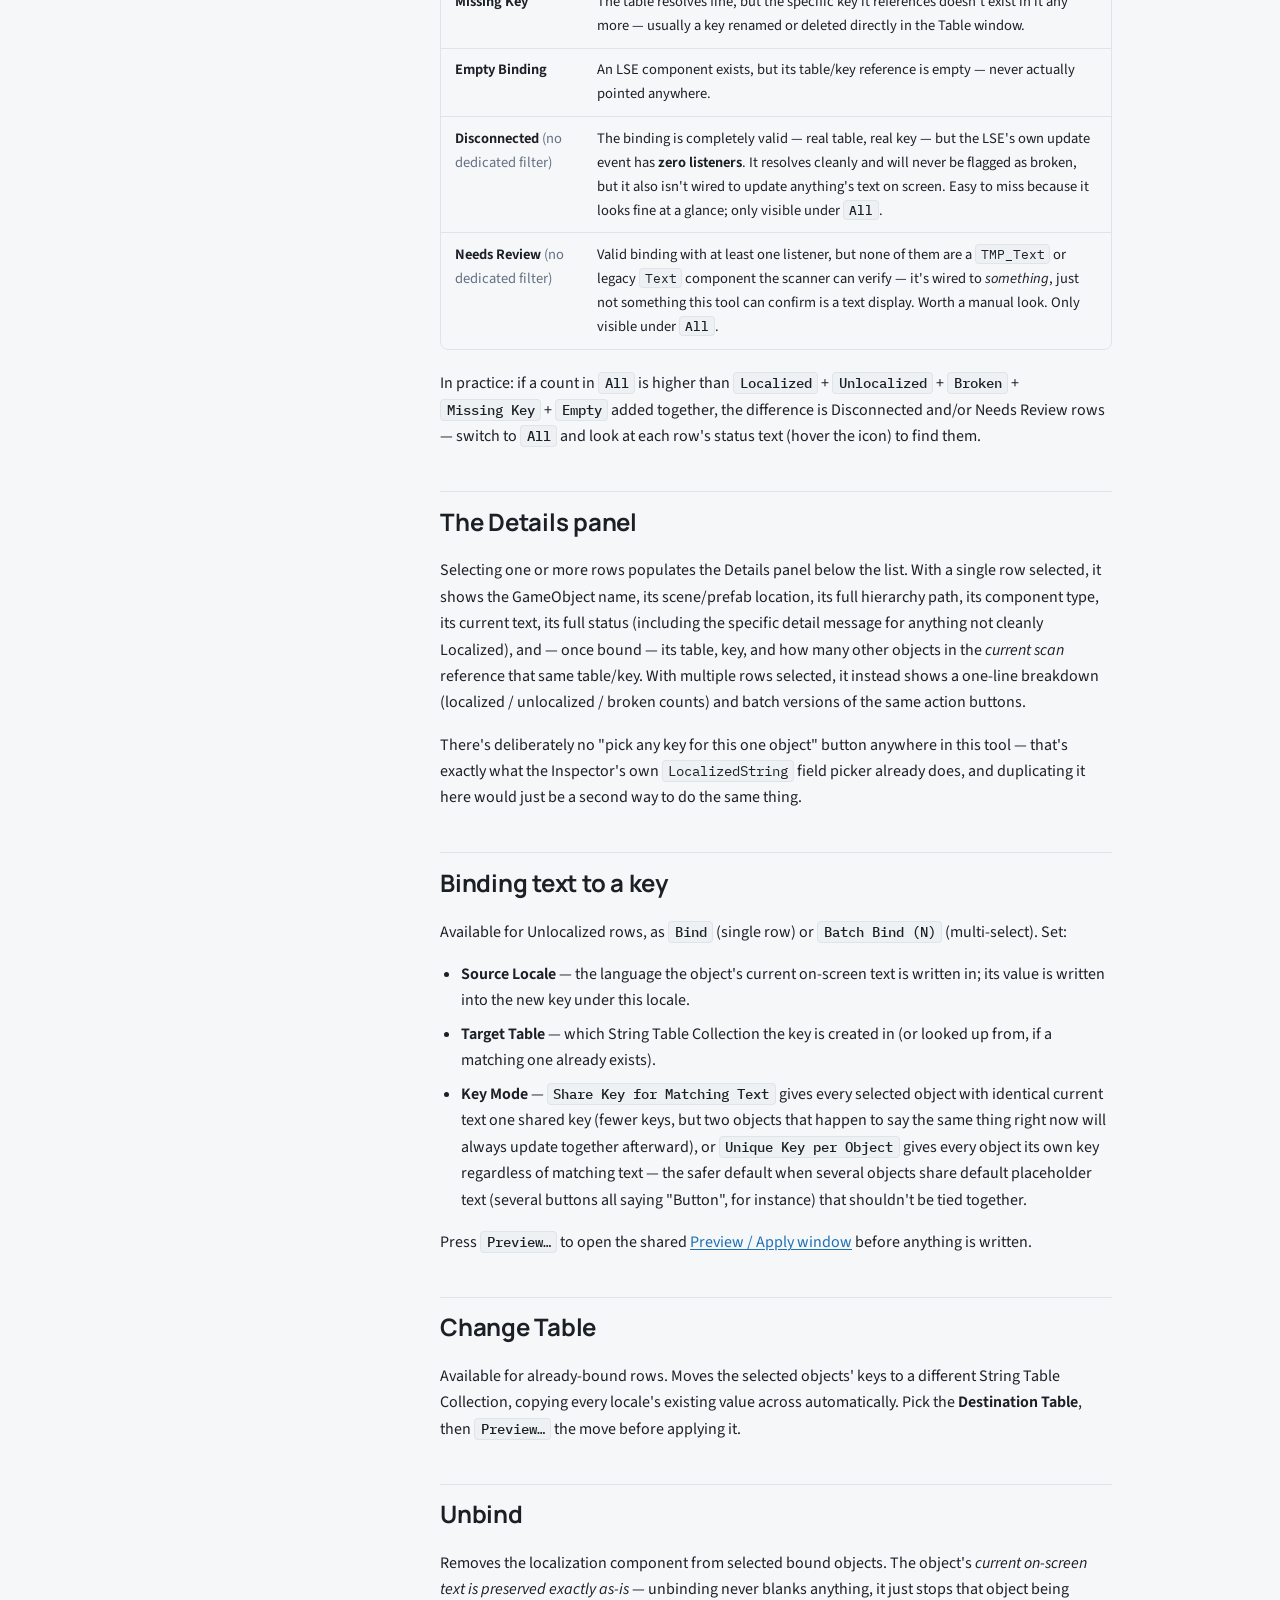
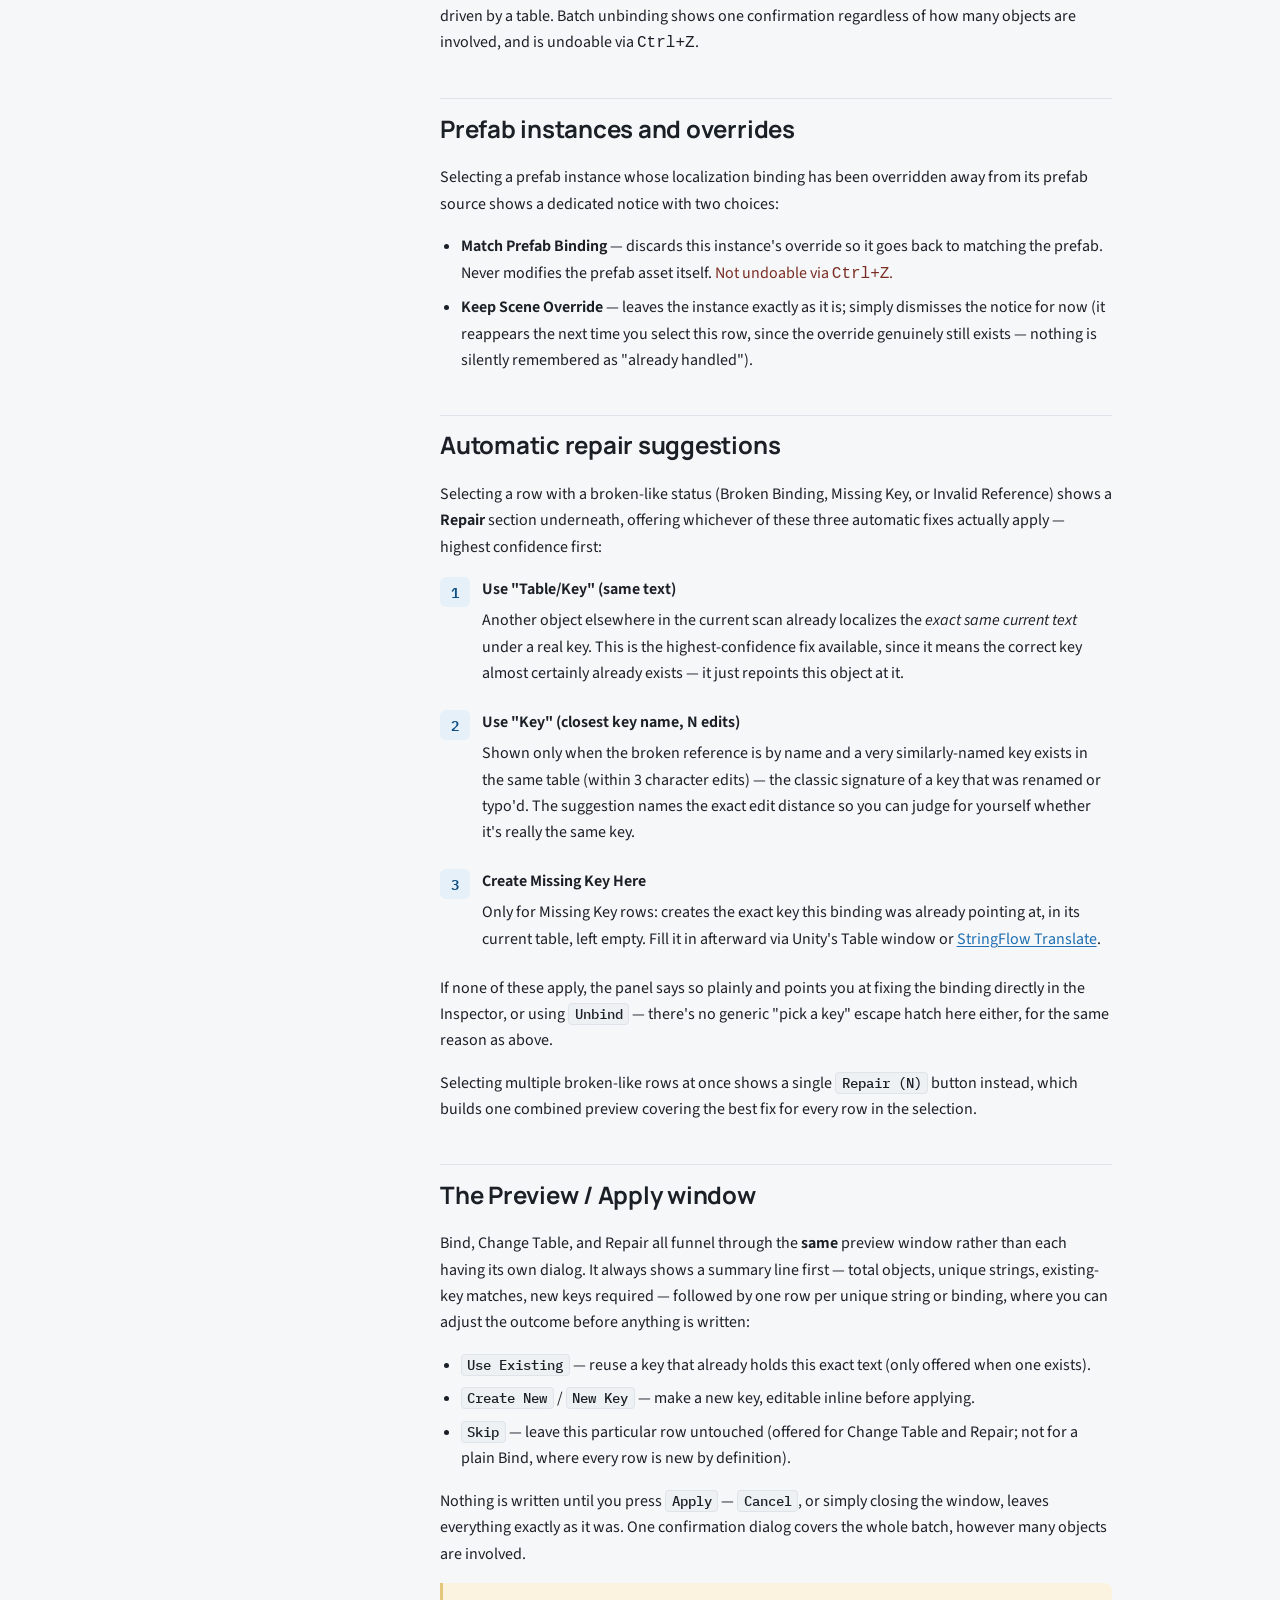
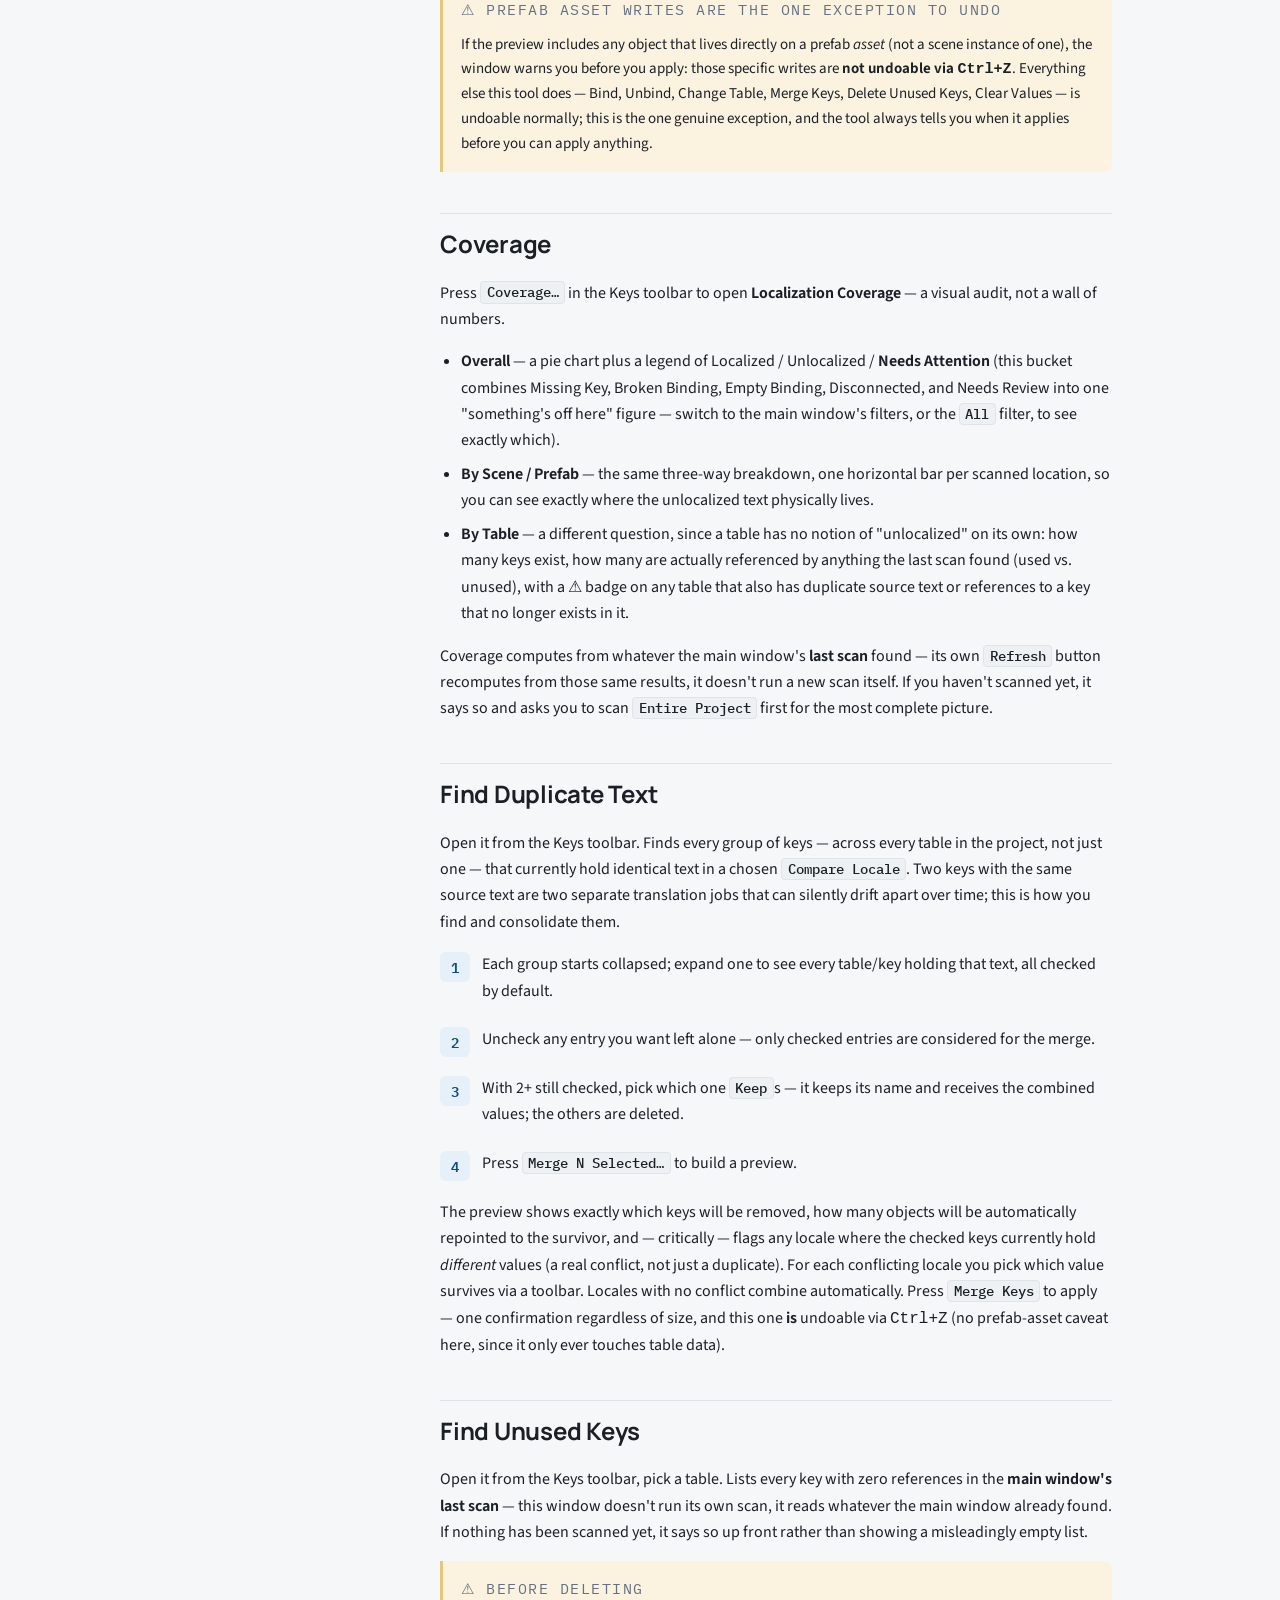
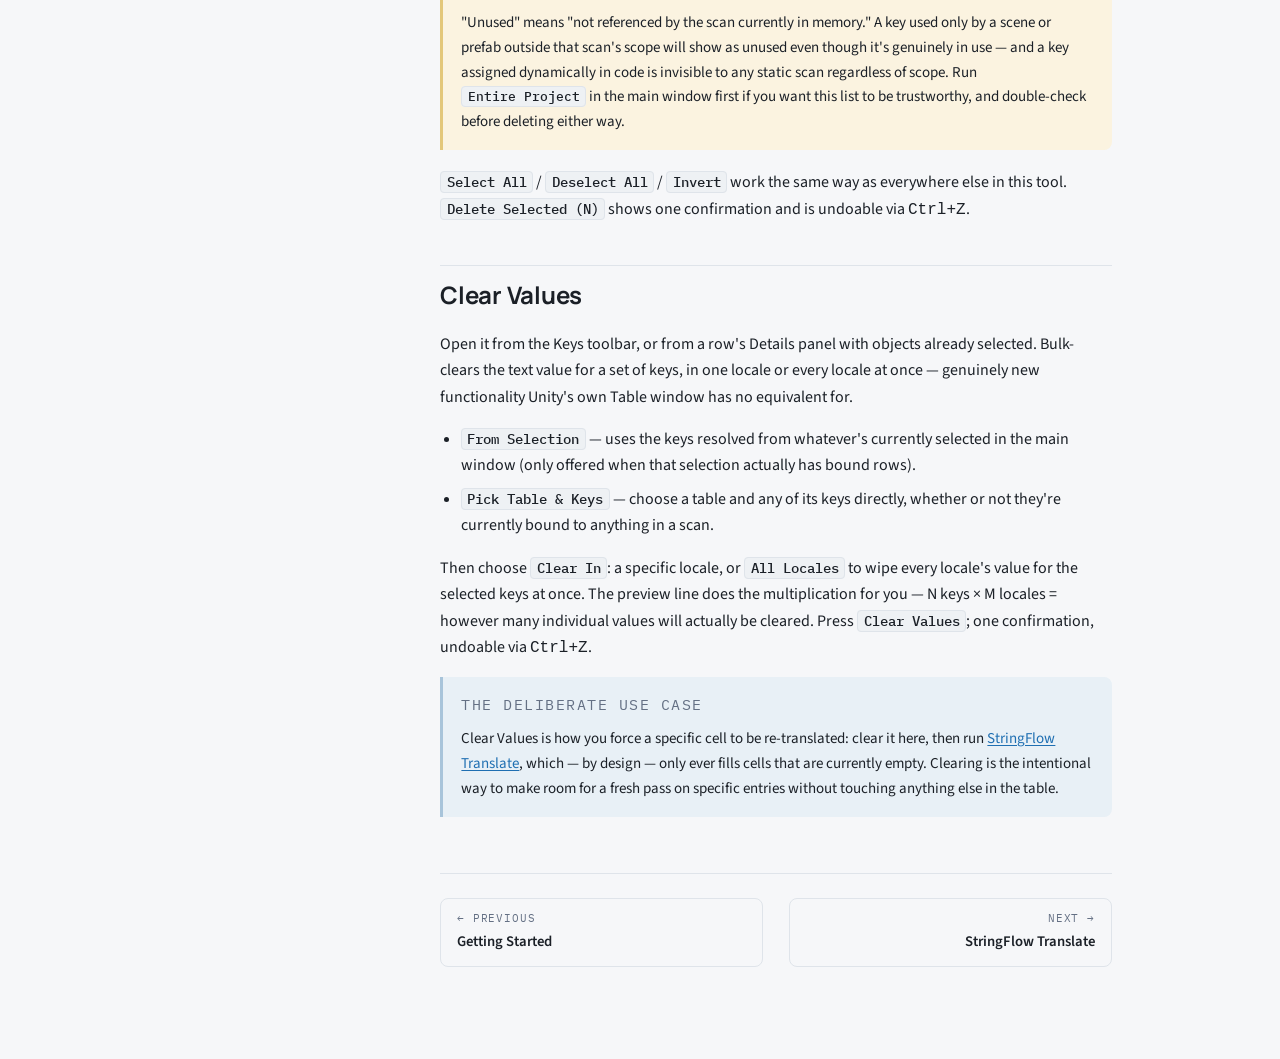
<file: stringflow-tables.html>
<!doctype html>
<html lang="en">
<head>
<meta charset="utf-8">
<meta name="viewport" content="width=device-width, initial-scale=1">
<title>StringFlow Tables — StringFlow Documentation</title>
<meta name="description" content="Find, audit, and clean up every localized string in your project.">
<link rel="icon" type="image/png" href="assets/logo.png">
<link rel="preconnect" href="https://fonts.gstatic.com" crossorigin>
<link rel="stylesheet" href="https://fonts.googleapis.com/css2?family=Manrope:wght@700;800&family=Source+Sans+3:wght@400;500;600;700&family=IBM+Plex+Mono:wght@400;500;600&display=swap">
<link rel="stylesheet" href="assets/style.css">
</head>
<body>
<input type="checkbox" id="nav-check" style="display:none">
<label for="nav-check" class="sidebar-toggle">
  <svg viewBox="0 0 24 24" fill="none" stroke="currentColor" stroke-width="2" stroke-linecap="round"><path d="M3 6h18M3 12h18M3 18h18"/></svg>
  <span>StringFlow Docs</span>
</label>
<div class="shell">
  <nav class="sidebar">
    <a class="sidebar-brand" href="index.html">
      <span class="brand-mark"><img src="assets/logo.png" alt="StringFlow logo"></span>
      <span class="brand-name">StringFlow</span>
    </a>
    <p class="sidebar-tagline">Localization tools for Unity</p>
      <div class="nav-group">
        <ul>
          <li><a href="index.html">Home</a></li>
        </ul>
      </div>
      <div class="nav-group">
        <div class="nav-group-label">Overview</div>
        <ul>
          <li><a href="introduction.html">Introduction</a></li>
          <li><a href="getting-started.html">Getting Started</a></li>
        </ul>
      </div>
      <div class="nav-group">
        <div class="nav-group-label">The three tools</div>
        <ul>
          <li><a href="stringflow-tables.html" class="current">StringFlow Tables</a></li>
          <li><a href="stringflow-translate.html">StringFlow Translate</a></li>
          <li><a href="environment-setup.html">StringFlow Environment Setup</a></li>
        </ul>
      </div>
      <div class="nav-group">
        <div class="nav-group-label">Going further</div>
        <ul>
          <li><a href="manual-setup.html">Manual Setup (no wizard)</a></li>
          <li><a href="connecting-backends.html">Connecting Custom Backends</a></li>
          <li><a href="licensing.html">Licensing &amp; Third-Party Notices</a></li>
          <li><a href="troubleshooting.html">Troubleshooting</a></li>
        </ul>
      </div>
  </nav>
  <div class="main">
    <div class="content">
<div class="content-header">
  <p class="eyebrow">The Three Tools</p>
  <h1>StringFlow Tables</h1>
  <p class="lede">
    Finds text sitting in your scenes and prefabs that isn't going through Unity's
    Localization system yet, links it to a String Table, and keeps your tables clean as the
    project grows. Needs no server, no Docker, and no network — it only reads and writes your
    project's own assets.
  </p>
</div>

<p>Open it from <span class="path">Tools ▸ StringFlow ▸ StringFlow Tables</span>.</p>

<div class="on-this-page">
  <p class="callout-label">On this page</p>
  <ul>
    <li><a href="#scanning">Scanning your project</a></li>
    <li><a href="#scan-vs-refresh">Scan vs. Refresh</a></li>
    <li><a href="#filtering">Filtering and selecting results</a></li>
    <li><a href="#statuses">Every status, in full</a></li>
    <li><a href="#details">The Details panel</a></li>
    <li><a href="#binding">Binding text to a key</a></li>
    <li><a href="#change-table">Change Table</a></li>
    <li><a href="#unbind">Unbind</a></li>
    <li><a href="#prefabs">Prefab instances and overrides</a></li>
    <li><a href="#repair">Automatic repair suggestions</a></li>
    <li><a href="#preview">The Preview / Apply window</a></li>
    <li><a href="#coverage">Coverage</a></li>
    <li><a href="#duplicates">Find Duplicate Text</a></li>
    <li><a href="#unused">Find Unused Keys</a></li>
    <li><a href="#clear">Clear Values</a></li>
  </ul>
</div>

<h2 id="scanning">Scanning your project</h2>
<p>
  Choose a scope from the dropdown on the left of the toolbar, then press <span class="ui">Scan</span>.
</p>
<div class="table-wrap">
  <table>
    <thead><tr><th>Scope</th><th>What it covers</th></tr></thead>
    <tbody>
      <tr><td><strong>Current Scene</strong></td><td>Only the scene open right now. The fastest option, good for iterating on one screen.</td></tr>
      <tr><td><strong>Selected Scene</strong></td><td>A scene you pick, without opening it.</td></tr>
      <tr><td><strong>Selected Prefabs</strong></td><td>Whatever prefab assets you have selected in the Project window.</td></tr>
      <tr><td><strong>All Scenes</strong></td><td>Every scene asset in the project, whether or not it's in Build Settings.</td></tr>
      <tr><td><strong>Build Settings Scenes</strong></td><td>Only the scenes actually included in your build.</td></tr>
      <tr><td><strong>Entire Project</strong></td><td>Every scene and every prefab. The most thorough option — and the slowest on a large project.</td></tr>
    </tbody>
  </table>
</div>
<p>
  The scan looks for text-bearing components — TextMeshPro (<code>TMP</code>) and Unity UI's
  legacy <code>Text</code> — on every GameObject in scope, whether or not they already have a
  <code>Localize String Event</code> (<code>LSE</code>) component attached. A progress bar with
  its own <span class="ui">Cancel</span> appears for anything large enough to take a moment;
  whatever finished scanning before you cancel is kept.
</p>

<h2 id="scan-vs-refresh">Scan vs. Refresh — the distinction that matters most</h2>
<p>
  The toolbar has <strong>two</strong> buttons that look similar and behave differently. Getting
  this backwards is the single most common cause of "I made a change and nothing here reflects
  it":
</p>
<div class="table-wrap">
  <table>
    <thead><tr><th>Button</th><th>What it actually does</th></tr></thead>
    <tbody>
      <tr>
        <td><span class="ui">Scan</span></td>
        <td>
          Scans using the current mode, but <strong>reuses cached results for anything
          unchanged since the last scan</strong> — fast, but it can miss a change that happened
          outside this window (in another Unity tool, a script, or by hand-editing a table)
          if that change didn't touch the objects StringFlow Tables is tracking.
        </td>
      </tr>
      <tr>
        <td><span class="ui">Refresh</span></td>
        <td>
          Re-scans <strong>everything from scratch, ignoring the cache entirely</strong>.
          Slower, but guaranteed current. Use this whenever you're not sure the list in front of
          you reflects reality — right after using StringFlow Translate, StringFlow Tables'
          own auxiliary windows, or Unity's native Localization Tables window.
        </td>
      </tr>
    </tbody>
  </table>
</div>
<div class="callout warn">
  <p class="callout-label">⚠ If something looks stale</p>
  <p>
    Press <span class="ui">Refresh</span>, not <span class="ui">Scan</span> — that's the button
    that actually discards cached state. If a window is still showing old data after that,
    closing and reopening it forces a completely fresh read as well, which covers the rare case
    of a window's own in-memory state (not just the scan cache) having drifted from the project.
  </p>
</div>

<h2 id="filtering">Filtering and selecting results</h2>
<p>The status filter column on the left doubles as a live count and a toggle:</p>
<ul>
  <li><span class="ui">All</span> — every scanned text object.</li>
  <li><span class="ui">Localized</span> — bound, resolves to a real table and key, and is wired to update its text.</li>
  <li><span class="ui">Unlocalized</span> — no localization binding at all yet.</li>
  <li><span class="ui">Broken</span> — the referenced table doesn't resolve (deleted or renamed collection), or the reference itself is invalid.</li>
  <li><span class="ui">Missing Key</span> — the table resolves, but the key it references doesn't exist in it.</li>
  <li><span class="ui">Empty</span> — an LSE is present but its reference is empty.</li>
</ul>
<p>Above the results list, a free-text search filters by GameObject name and current text, and a selection toolbar operates on whatever the filter/search currently shows:</p>
<ul>
  <li><span class="ui">Select All</span> — every row matching the current filter and search.</li>
  <li><span class="ui">Deselect All</span> — clears the selection.</li>
  <li><span class="ui">Invert</span> — swaps selected and unselected, within the current filter/search.</li>
</ul>
<p>
  If any objects are Unlocalized, an <span class="ui">Auto Bind All (N)</span> button appears
  next to the filters — it selects every one of them in one click and opens the
  <a href="#binding">Bind</a> panel immediately, skipping the manual select-then-click-Bind
  step for the common case of "just localize everything unlocalized."
</p>

<h3>Reading a result row</h3>
<p>Each row shows, left to right: a status icon, the scene or prefab it lives in, the GameObject's name, a component badge (<code>TMP</code> or <code>Text</code>), a truncated preview of its current on-screen text, and — once bound — its resolved <code>Table/Key</code>.</p>

<h2 id="statuses">Every status, in full</h2>
<p>
  The filter dropdown covers the six you'll see day to day, but the scanner actually tracks
  eight distinct outcomes internally. The extra two don't have their own filter bucket — they
  only show up under <span class="ui">All</span> — but they're worth knowing about, because
  they represent a real, specific problem each:
</p>
<div class="table-wrap">
  <table>
    <thead><tr><th>Status</th><th>Meaning</th></tr></thead>
    <tbody>
      <tr><td><strong>Localized</strong></td><td>Bound, resolves to a real table and key, and is actively wired to update a recognized text component. Nothing to do.</td></tr>
      <tr><td><strong>Unlocalized</strong></td><td>A recognized text component with no localization binding at all yet.</td></tr>
      <tr><td><strong>Broken Binding</strong></td><td>The table this binding points at no longer exists — deleted or renamed collection. Shown under the <span class="ui">Broken</span> filter.</td></tr>
      <tr><td><strong>Invalid Reference</strong></td><td>The reference itself is malformed in a way that isn't specifically a missing table or key. Also shown under <span class="ui">Broken</span>.</td></tr>
      <tr><td><strong>Missing Key</strong></td><td>The table resolves fine, but the specific key it references doesn't exist in it any more — usually a key renamed or deleted directly in the Table window.</td></tr>
      <tr><td><strong>Empty Binding</strong></td><td>An LSE component exists, but its table/key reference is empty — never actually pointed anywhere.</td></tr>
      <tr>
        <td><strong>Disconnected</strong> <span style="color:var(--muted);font-weight:400;">(no dedicated filter)</span></td>
        <td>The binding is completely valid — real table, real key — but the LSE's own update event has <strong>zero listeners</strong>. It resolves cleanly and will never be flagged as broken, but it also isn't wired to update anything's text on screen. Easy to miss because it looks fine at a glance; only visible under <span class="ui">All</span>.</td>
      </tr>
      <tr>
        <td><strong>Needs Review</strong> <span style="color:var(--muted);font-weight:400;">(no dedicated filter)</span></td>
        <td>Valid binding with at least one listener, but none of them are a <code>TMP_Text</code> or legacy <code>Text</code> component the scanner can verify — it's wired to <em>something</em>, just not something this tool can confirm is a text display. Worth a manual look. Only visible under <span class="ui">All</span>.</td>
      </tr>
    </tbody>
  </table>
</div>
<p>
  In practice: if a count in <span class="ui">All</span> is higher than
  <span class="ui">Localized</span> + <span class="ui">Unlocalized</span> + <span class="ui">Broken</span>
  + <span class="ui">Missing Key</span> + <span class="ui">Empty</span> added together, the
  difference is Disconnected and/or Needs Review rows — switch to <span class="ui">All</span>
  and look at each row's status text (hover the icon) to find them.
</p>

<h2 id="details">The Details panel</h2>
<p>
  Selecting one or more rows populates the Details panel below the list. With a single row
  selected, it shows the GameObject name, its scene/prefab location, its full hierarchy path,
  its component type, its current text, its full status (including the specific detail message
  for anything not cleanly Localized), and — once bound — its table, key, and how many other
  objects in the <em>current scan</em> reference that same table/key. With multiple rows
  selected, it instead shows a one-line breakdown (localized / unlocalized / broken counts) and
  batch versions of the same action buttons.
</p>
<p>
  There's deliberately no "pick any key for this one object" button anywhere in this tool —
  that's exactly what the Inspector's own <code>LocalizedString</code> field picker already
  does, and duplicating it here would just be a second way to do the same thing.
</p>

<h2 id="binding">Binding text to a key</h2>
<p>
  Available for Unlocalized rows, as <span class="ui">Bind</span> (single row) or
  <span class="ui">Batch Bind (N)</span> (multi-select). Set:
</p>
<ul>
  <li><strong>Source Locale</strong> — the language the object's current on-screen text is written in; its value is written into the new key under this locale.</li>
  <li><strong>Target Table</strong> — which String Table Collection the key is created in (or looked up from, if a matching one already exists).</li>
  <li>
    <strong>Key Mode</strong> —
    <span class="ui">Share Key for Matching Text</span> gives every selected object with
    identical current text one shared key (fewer keys, but two objects that happen to say the
    same thing right now will always update together afterward), or
    <span class="ui">Unique Key per Object</span> gives every object its own key regardless of
    matching text — the safer default when several objects share default placeholder text
    (several buttons all saying "Button", for instance) that shouldn't be tied together.
  </li>
</ul>
<p>Press <span class="ui">Preview…</span> to open the shared <a href="#preview">Preview / Apply window</a> before anything is written.</p>

<h2 id="change-table">Change Table</h2>
<p>
  Available for already-bound rows. Moves the selected objects' keys to a different String
  Table Collection, copying every locale's existing value across automatically. Pick the
  <strong>Destination Table</strong>, then <span class="ui">Preview…</span> the move before
  applying it.
</p>

<h2 id="unbind">Unbind</h2>
<p>
  Removes the localization component from selected bound objects. The object's <em>current
  on-screen text is preserved exactly as-is</em> — unbinding never blanks anything, it just
  stops that object being driven by a table. Batch unbinding shows one confirmation regardless
  of how many objects are involved, and is undoable via <kbd>Ctrl+Z</kbd>.
</p>

<h2 id="prefabs">Prefab instances and overrides</h2>
<p>
  Selecting a prefab instance whose localization binding has been overridden away from its
  prefab source shows a dedicated notice with two choices:
</p>
<ul>
  <li>
    <strong>Match Prefab Binding</strong> — discards this instance's override so it goes back
    to matching the prefab. Never modifies the prefab asset itself.
    <span style="color:var(--danger-ink);"> Not undoable via <kbd>Ctrl+Z</kbd>.</span>
  </li>
  <li>
    <strong>Keep Scene Override</strong> — leaves the instance exactly as it is; simply
    dismisses the notice for now (it reappears the next time you select this row, since the
    override genuinely still exists — nothing is silently remembered as "already handled").
  </li>
</ul>

<h2 id="repair">Automatic repair suggestions</h2>
<p>
  Selecting a row with a broken-like status (Broken Binding, Missing Key, or Invalid Reference)
  shows a <strong>Repair</strong> section underneath, offering whichever of these three
  automatic fixes actually apply — highest confidence first:
</p>
<ol class="steps">
  <li>
    <strong>Use "Table/Key" (same text)</strong>
    Another object elsewhere in the current scan already localizes the <em>exact same
    current text</em> under a real key. This is the highest-confidence fix available, since it
    means the correct key almost certainly already exists — it just repoints this object at it.
  </li>
  <li>
    <strong>Use "Key" (closest key name, N edits)</strong>
    Shown only when the broken reference is by name and a very similarly-named key exists in
    the same table (within 3 character edits) — the classic signature of a key that was
    renamed or typo'd. The suggestion names the exact edit distance so you can judge for
    yourself whether it's really the same key.
  </li>
  <li>
    <strong>Create Missing Key Here</strong>
    Only for Missing Key rows: creates the exact key this binding was already pointing at, in
    its current table, left empty. Fill it in afterward via Unity's Table window or
    <a href="stringflow-translate.html">StringFlow Translate</a>.
  </li>
</ol>
<p>
  If none of these apply, the panel says so plainly and points you at fixing the binding
  directly in the Inspector, or using <span class="ui">Unbind</span> — there's no generic
  "pick a key" escape hatch here either, for the same reason as above.
</p>
<p>
  Selecting multiple broken-like rows at once shows a single <span class="ui">Repair (N)</span>
  button instead, which builds one combined preview covering the best fix for every row in the
  selection.
</p>

<h2 id="preview">The Preview / Apply window</h2>
<p>
  Bind, Change Table, and Repair all funnel through the <strong>same</strong> preview window
  rather than each having its own dialog. It always shows a summary line first — total objects,
  unique strings, existing-key matches, new keys required — followed by one row per unique
  string or binding, where you can adjust the outcome before anything is written:
</p>
<ul>
  <li><span class="ui">Use Existing</span> — reuse a key that already holds this exact text (only offered when one exists).</li>
  <li><span class="ui">Create New</span> / <span class="ui">New Key</span> — make a new key, editable inline before applying.</li>
  <li><span class="ui">Skip</span> — leave this particular row untouched (offered for Change Table and Repair; not for a plain Bind, where every row is new by definition).</li>
</ul>
<p>Nothing is written until you press <span class="ui">Apply</span> — <span class="ui">Cancel</span>, or simply closing the window, leaves everything exactly as it was. One confirmation dialog covers the whole batch, however many objects are involved.</p>
<div class="callout warn">
  <p class="callout-label">⚠ Prefab asset writes are the one exception to Undo</p>
  <p>
    If the preview includes any object that lives directly on a prefab <em>asset</em> (not a
    scene instance of one), the window warns you before you apply: those specific writes are
    <strong>not undoable via <kbd>Ctrl+Z</kbd></strong>. Everything else this tool does — Bind,
    Unbind, Change Table, Merge Keys, Delete Unused Keys, Clear Values — is undoable normally;
    this is the one genuine exception, and the tool always tells you when it applies before you
    can apply anything.
  </p>
</div>

<h2 id="coverage">Coverage</h2>
<p>Press <span class="ui">Coverage…</span> in the Keys toolbar to open <strong>Localization Coverage</strong> — a visual audit, not a wall of numbers.</p>
<ul>
  <li>
    <strong>Overall</strong> — a pie chart plus a legend of Localized / Unlocalized /
    <strong>Needs Attention</strong> (this bucket combines Missing Key, Broken Binding, Empty
    Binding, Disconnected, and Needs Review into one "something's off here" figure — switch to
    the main window's filters, or the <span class="ui">All</span> filter, to see exactly which).
  </li>
  <li>
    <strong>By Scene / Prefab</strong> — the same three-way breakdown, one horizontal bar per
    scanned location, so you can see exactly where the unlocalized text physically lives.
  </li>
  <li>
    <strong>By Table</strong> — a different question, since a table has no notion of
    "unlocalized" on its own: how many keys exist, how many are actually referenced by
    anything the last scan found (used vs. unused), with a ⚠ badge on any table that also has
    duplicate source text or references to a key that no longer exists in it.
  </li>
</ul>
<p>
  Coverage computes from whatever the main window's <strong>last scan</strong> found — its own
  <span class="ui">Refresh</span> button recomputes from those same results, it doesn't run a
  new scan itself. If you haven't scanned yet, it says so and asks you to scan
  <span class="ui">Entire Project</span> first for the most complete picture.
</p>

<h2 id="duplicates">Find Duplicate Text</h2>
<p>
  Open it from the Keys toolbar. Finds every group of keys — across every table in the project,
  not just one — that currently hold identical text in a chosen <span class="ui">Compare
  Locale</span>. Two keys with the same source text are two separate translation jobs that can
  silently drift apart over time; this is how you find and consolidate them.
</p>
<ol class="steps">
  <li>Each group starts collapsed; expand one to see every table/key holding that text, all checked by default.</li>
  <li>Uncheck any entry you want left alone — only checked entries are considered for the merge.</li>
  <li>With 2+ still checked, pick which one <span class="ui">Keep</span>s — it keeps its name and receives the combined values; the others are deleted.</li>
  <li>Press <span class="ui">Merge N Selected…</span> to build a preview.</li>
</ol>
<p>
  The preview shows exactly which keys will be removed, how many objects will be automatically
  repointed to the survivor, and — critically — flags any locale where the checked keys
  currently hold <em>different</em> values (a real conflict, not just a duplicate). For each
  conflicting locale you pick which value survives via a toolbar. Locales with no conflict
  combine automatically. Press <span class="ui">Merge Keys</span> to apply — one confirmation
  regardless of size, and this one <strong>is</strong> undoable via <kbd>Ctrl+Z</kbd> (no
  prefab-asset caveat here, since it only ever touches table data).
</p>

<h2 id="unused">Find Unused Keys</h2>
<p>
  Open it from the Keys toolbar, pick a table. Lists every key with zero references in the
  <strong>main window's last scan</strong> — this window doesn't run its own scan, it reads
  whatever the main window already found. If nothing has been scanned yet, it says so up front
  rather than showing a misleadingly empty list.
</p>
<div class="callout warn">
  <p class="callout-label">⚠ Before deleting</p>
  <p>
    "Unused" means "not referenced by the scan currently in memory." A key used only by a
    scene or prefab outside that scan's scope will show as unused even though it's genuinely in
    use — and a key assigned dynamically in code is invisible to any static scan regardless of
    scope. Run <span class="ui">Entire Project</span> in the main window first if you want this
    list to be trustworthy, and double-check before deleting either way.
  </p>
</div>
<p>
  <span class="ui">Select All</span> / <span class="ui">Deselect All</span> / <span class="ui">Invert</span>
  work the same way as everywhere else in this tool. <span class="ui">Delete Selected (N)</span>
  shows one confirmation and is undoable via <kbd>Ctrl+Z</kbd>.
</p>

<h2 id="clear">Clear Values</h2>
<p>
  Open it from the Keys toolbar, or from a row's Details panel with objects already selected.
  Bulk-clears the text value for a set of keys, in one locale or every locale at once — genuinely
  new functionality Unity's own Table window has no equivalent for.
</p>
<ul>
  <li><span class="ui">From Selection</span> — uses the keys resolved from whatever's currently selected in the main window (only offered when that selection actually has bound rows).</li>
  <li><span class="ui">Pick Table &amp; Keys</span> — choose a table and any of its keys directly, whether or not they're currently bound to anything in a scan.</li>
</ul>
<p>
  Then choose <span class="ui">Clear In</span>: a specific locale, or <span class="ui">All Locales</span>
  to wipe every locale's value for the selected keys at once. The preview line does the
  multiplication for you — N keys × M locales = however many individual values will actually be
  cleared. Press <span class="ui">Clear Values</span>; one confirmation, undoable via <kbd>Ctrl+Z</kbd>.
</p>
<div class="callout">
  <p class="callout-label">The deliberate use case</p>
  <p>
    Clear Values is how you force a specific cell to be re-translated: clear it here, then run
    <a href="stringflow-translate.html">StringFlow Translate</a>, which — by design — only ever
    fills cells that are currently empty. Clearing is the intentional way to make room for a
    fresh pass on specific entries without touching anything else in the table.
  </p>
</div>

<div class="page-nav">
  <a href="getting-started.html"><span class="dir">&larr; Previous</span><span class="label">Getting Started</span></a>
  <a href="stringflow-translate.html" class="next"><span class="dir">Next &rarr;</span><span class="label">StringFlow Translate</span></a>
</div>

    </div>
  </div>
</div>
</body>
</html>
</file>
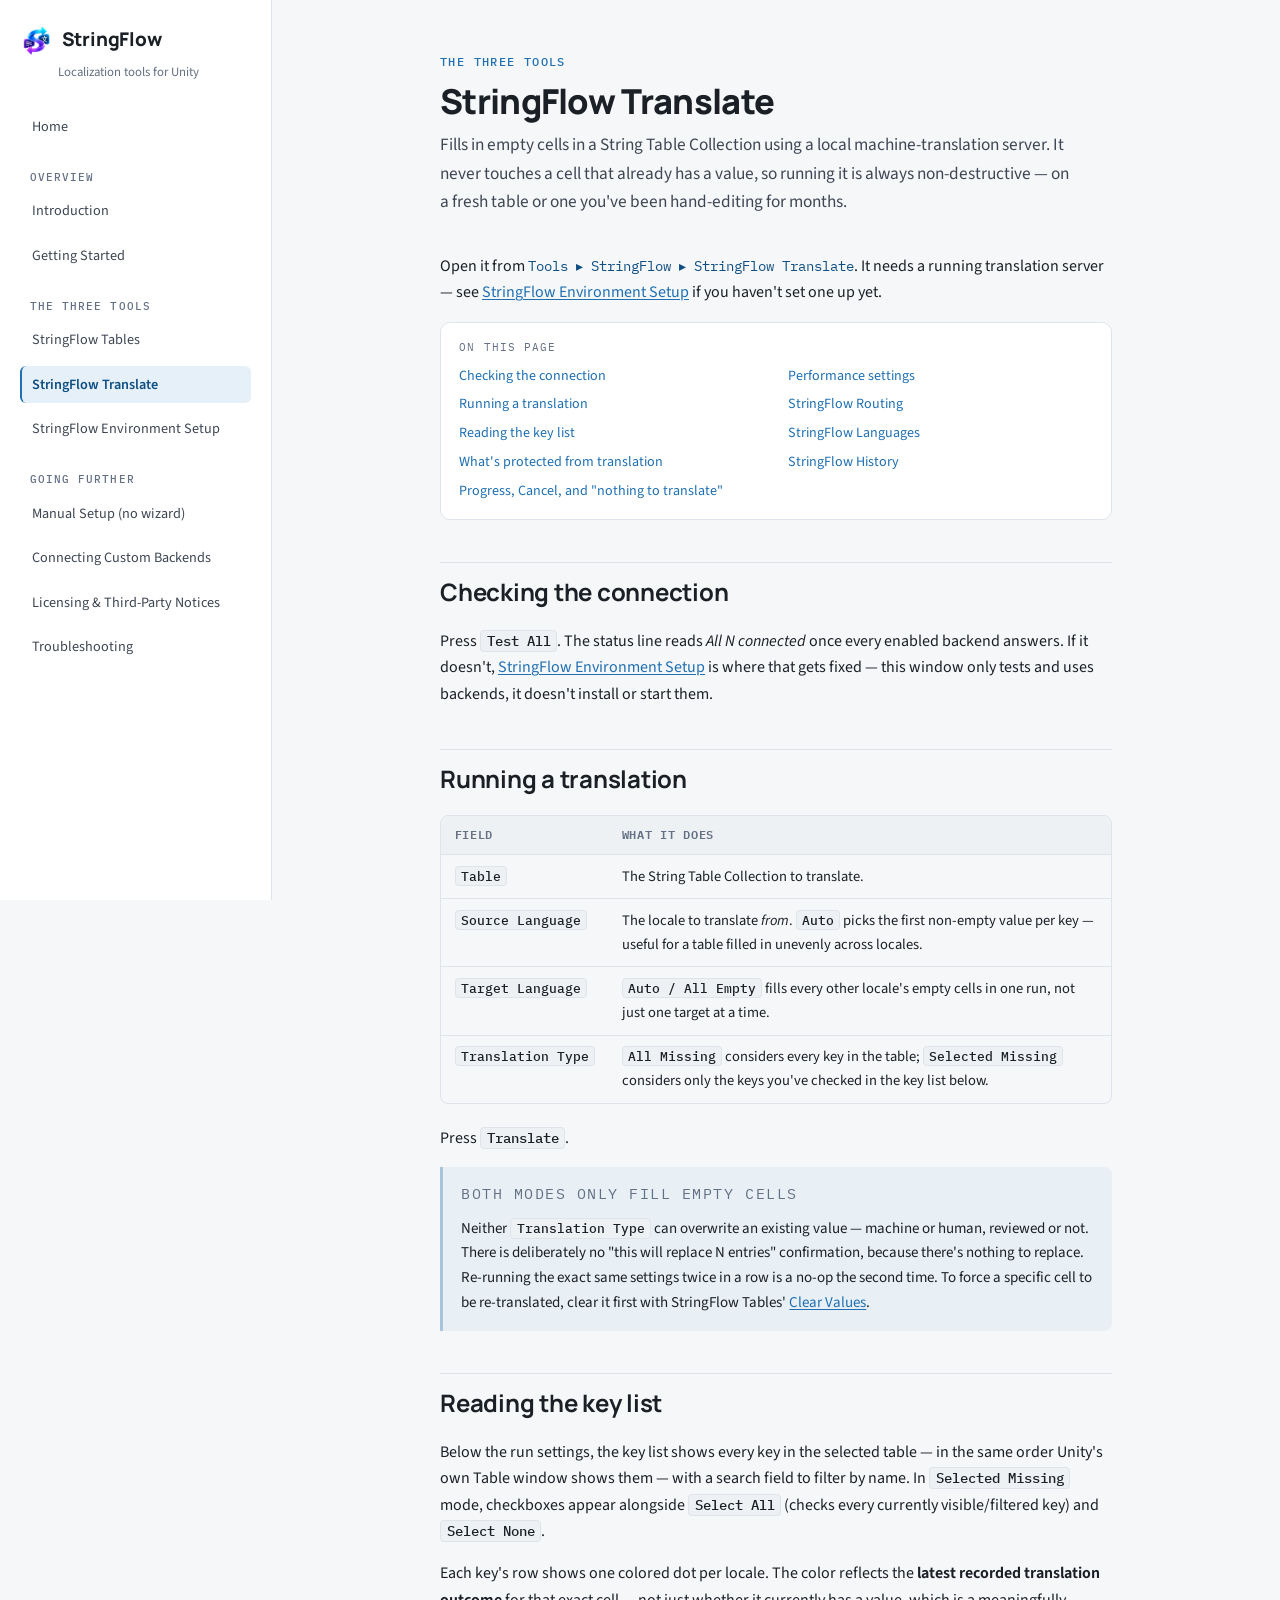
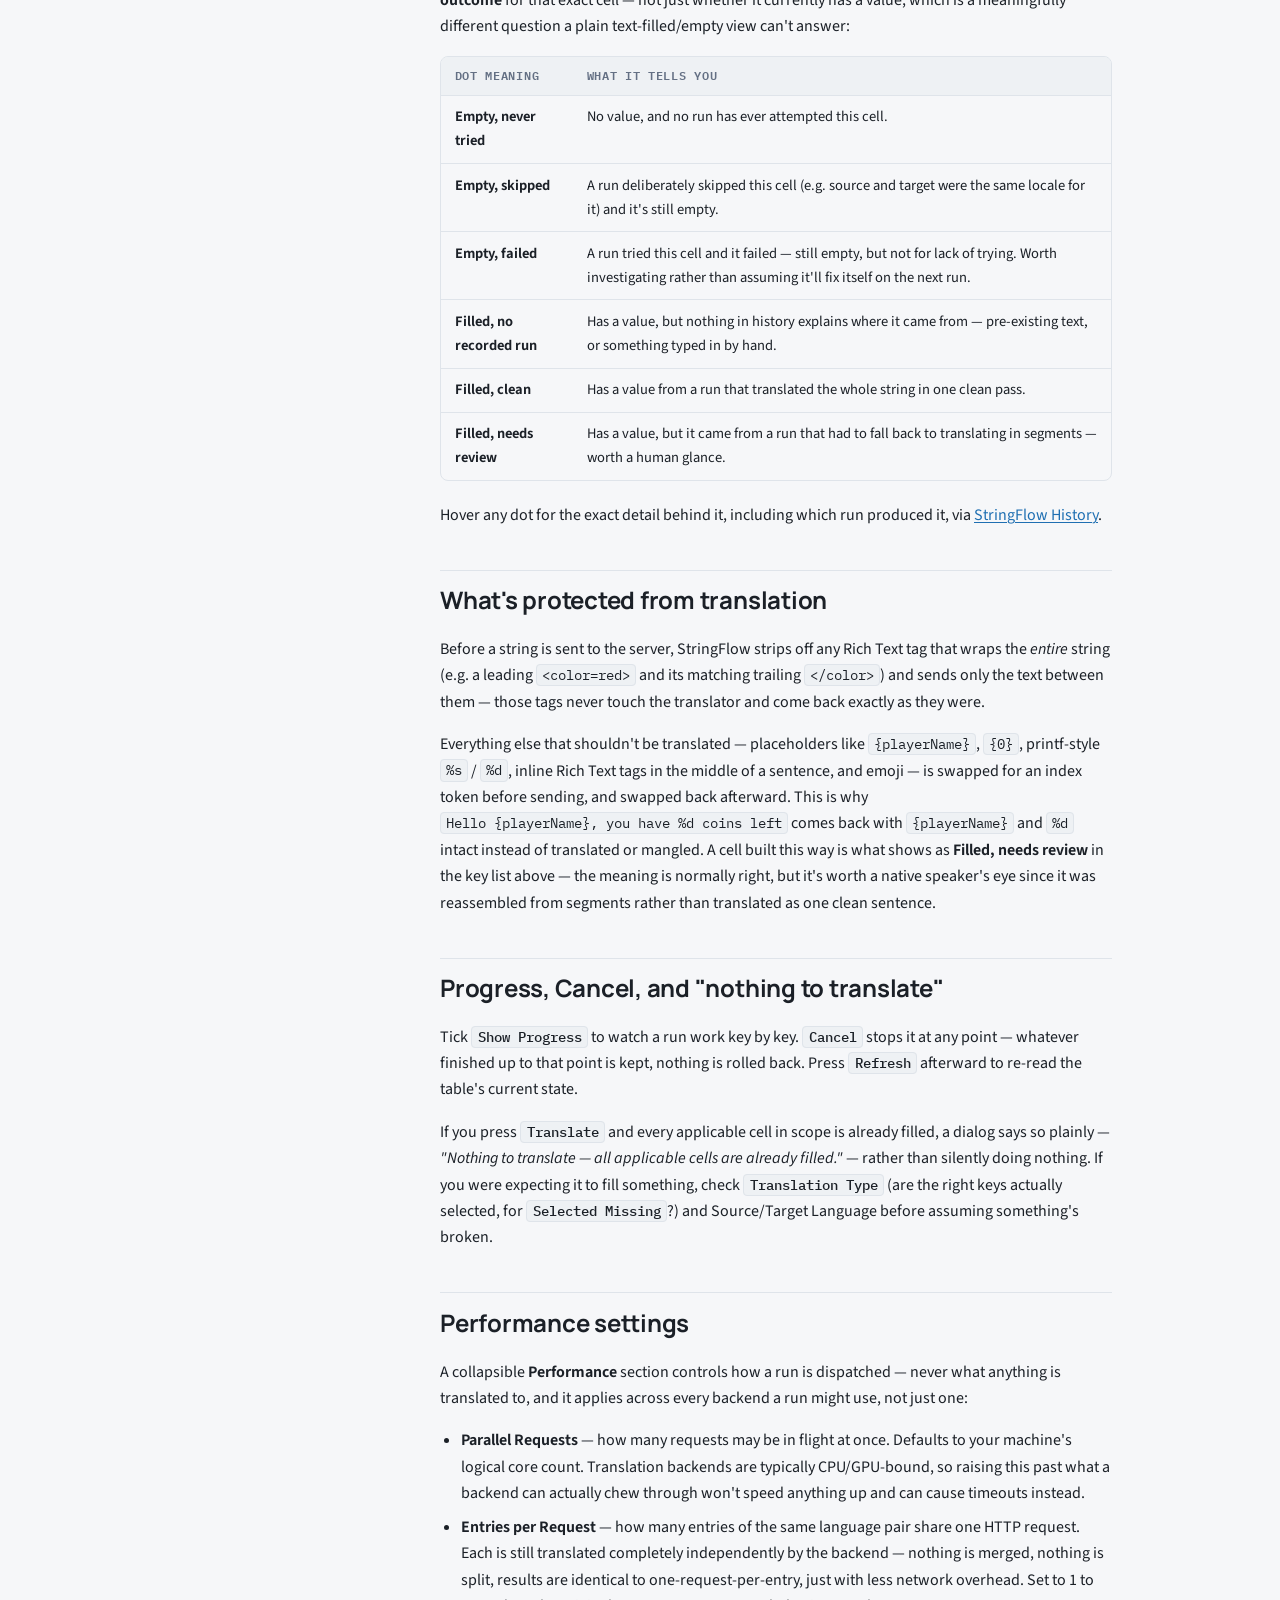
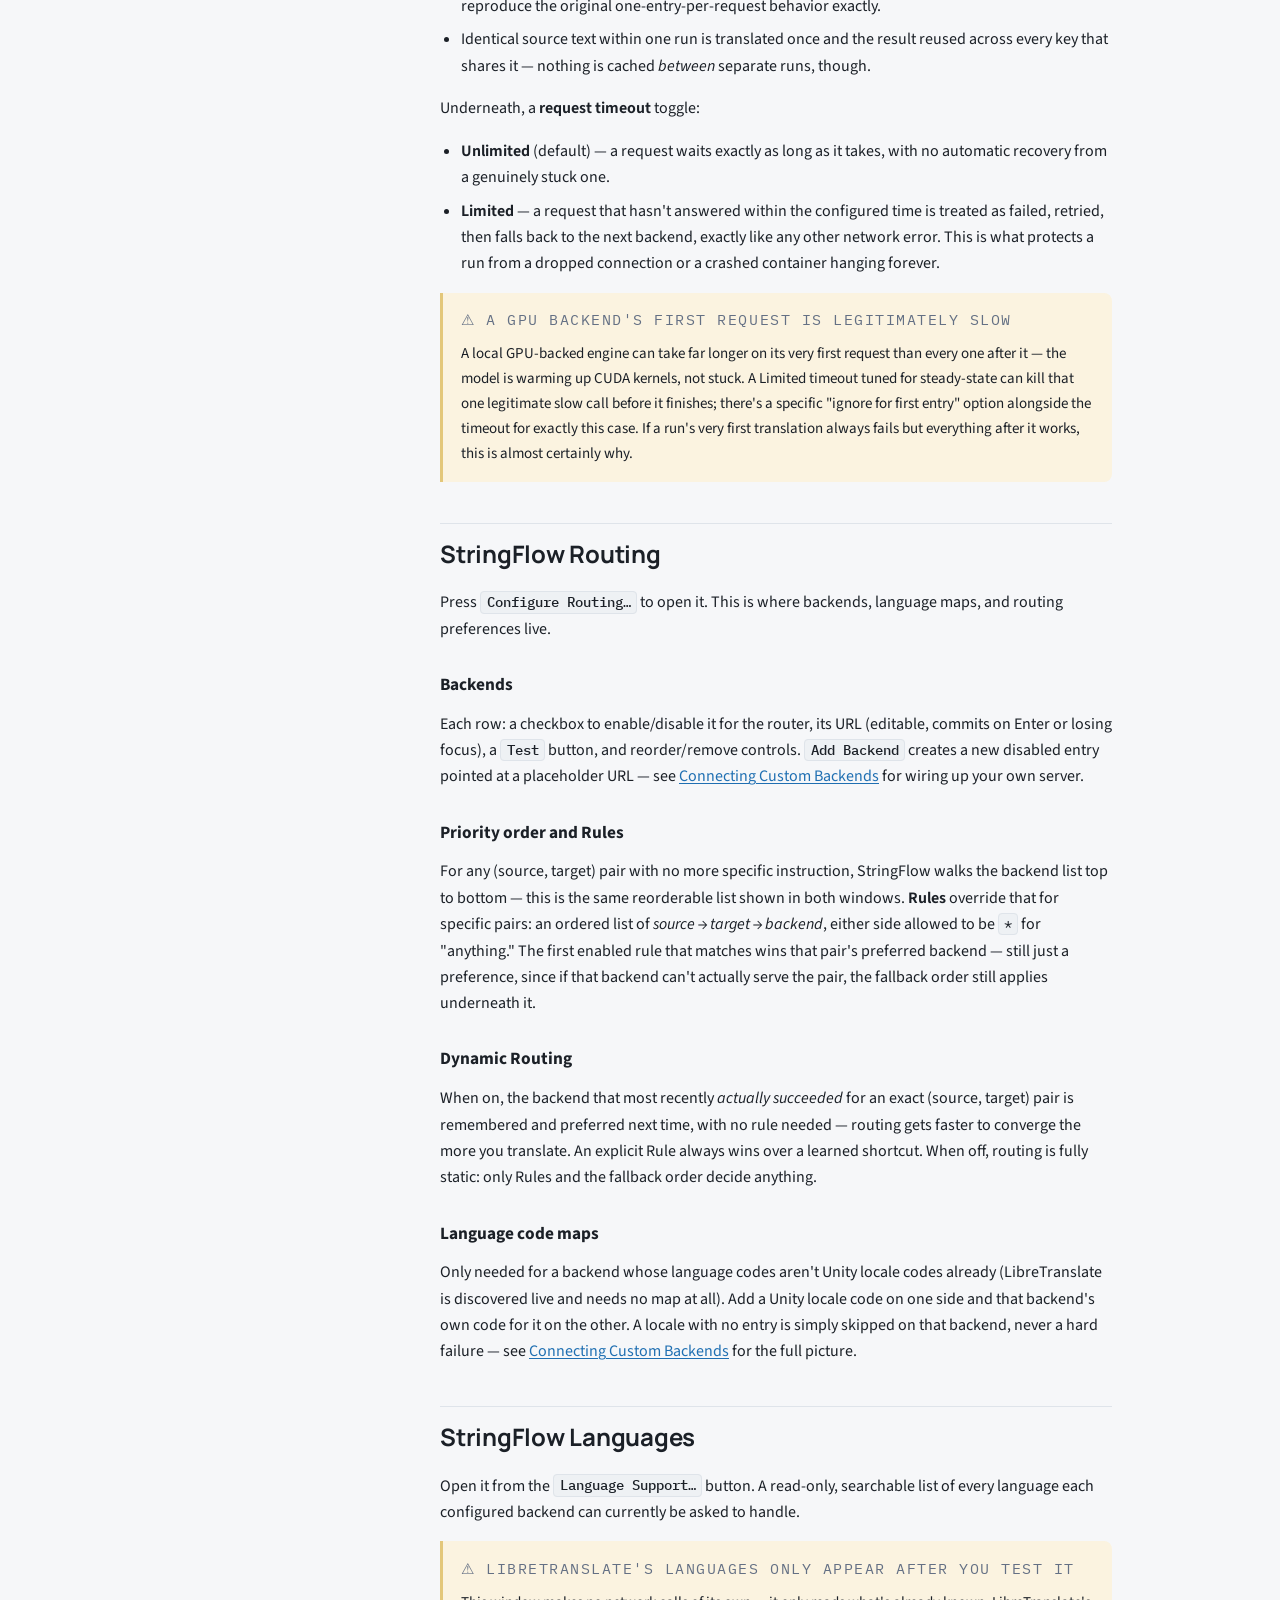
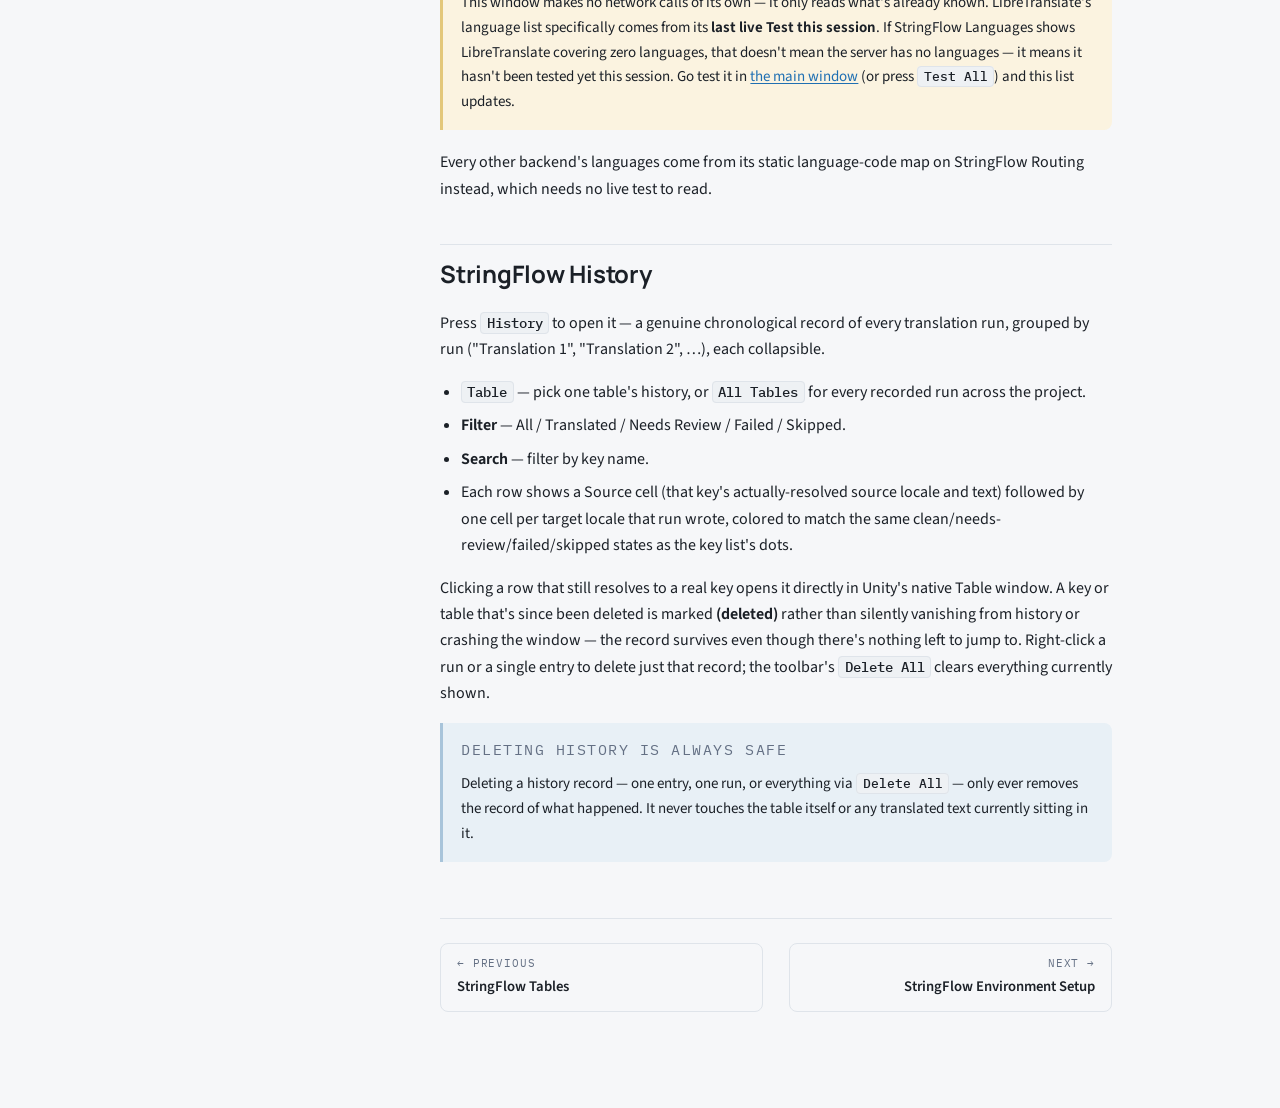
<file: stringflow-translate.html>
<!doctype html>
<html lang="en">
<head>
<meta charset="utf-8">
<meta name="viewport" content="width=device-width, initial-scale=1">
<title>StringFlow Translate — StringFlow Documentation</title>
<meta name="description" content="Fill in empty cells with machine translation, safely and repeatably.">
<link rel="icon" type="image/png" href="assets/logo.png">
<link rel="preconnect" href="https://fonts.gstatic.com" crossorigin>
<link rel="stylesheet" href="https://fonts.googleapis.com/css2?family=Manrope:wght@700;800&family=Source+Sans+3:wght@400;500;600;700&family=IBM+Plex+Mono:wght@400;500;600&display=swap">
<link rel="stylesheet" href="assets/style.css">
</head>
<body>
<input type="checkbox" id="nav-check" style="display:none">
<label for="nav-check" class="sidebar-toggle">
  <svg viewBox="0 0 24 24" fill="none" stroke="currentColor" stroke-width="2" stroke-linecap="round"><path d="M3 6h18M3 12h18M3 18h18"/></svg>
  <span>StringFlow Docs</span>
</label>
<div class="shell">
  <nav class="sidebar">
    <a class="sidebar-brand" href="index.html">
      <span class="brand-mark"><img src="assets/logo.png" alt="StringFlow logo"></span>
      <span class="brand-name">StringFlow</span>
    </a>
    <p class="sidebar-tagline">Localization tools for Unity</p>
      <div class="nav-group">
        <ul>
          <li><a href="index.html">Home</a></li>
        </ul>
      </div>
      <div class="nav-group">
        <div class="nav-group-label">Overview</div>
        <ul>
          <li><a href="introduction.html">Introduction</a></li>
          <li><a href="getting-started.html">Getting Started</a></li>
        </ul>
      </div>
      <div class="nav-group">
        <div class="nav-group-label">The three tools</div>
        <ul>
          <li><a href="stringflow-tables.html">StringFlow Tables</a></li>
          <li><a href="stringflow-translate.html" class="current">StringFlow Translate</a></li>
          <li><a href="environment-setup.html">StringFlow Environment Setup</a></li>
        </ul>
      </div>
      <div class="nav-group">
        <div class="nav-group-label">Going further</div>
        <ul>
          <li><a href="manual-setup.html">Manual Setup (no wizard)</a></li>
          <li><a href="connecting-backends.html">Connecting Custom Backends</a></li>
          <li><a href="licensing.html">Licensing &amp; Third-Party Notices</a></li>
          <li><a href="troubleshooting.html">Troubleshooting</a></li>
        </ul>
      </div>
  </nav>
  <div class="main">
    <div class="content">
<div class="content-header">
  <p class="eyebrow">The Three Tools</p>
  <h1>StringFlow Translate</h1>
  <p class="lede">
    Fills in empty cells in a String Table Collection using a local machine-translation
    server. It never touches a cell that already has a value, so running it is always
    non-destructive — on a fresh table or one you've been hand-editing for months.
  </p>
</div>

<p>
  Open it from <span class="path">Tools ▸ StringFlow ▸ StringFlow Translate</span>. It needs a
  running translation server — see
  <a href="environment-setup.html">StringFlow Environment Setup</a> if you haven't set one up
  yet.
</p>

<div class="on-this-page">
  <p class="callout-label">On this page</p>
  <ul>
    <li><a href="#connection">Checking the connection</a></li>
    <li><a href="#running">Running a translation</a></li>
    <li><a href="#key-list">Reading the key list</a></li>
    <li><a href="#protection">What's protected from translation</a></li>
    <li><a href="#progress">Progress, Cancel, and "nothing to translate"</a></li>
    <li><a href="#performance">Performance settings</a></li>
    <li><a href="#routing">StringFlow Routing</a></li>
    <li><a href="#languages">StringFlow Languages</a></li>
    <li><a href="#history">StringFlow History</a></li>
  </ul>
</div>

<h2 id="connection">Checking the connection</h2>
<p>
  Press <span class="ui">Test All</span>. The status line reads
  <em>All N connected</em> once every enabled backend answers. If it doesn't,
  <a href="environment-setup.html">StringFlow Environment Setup</a> is where that gets fixed —
  this window only tests and uses backends, it doesn't install or start them.
</p>

<h2 id="running">Running a translation</h2>
<div class="table-wrap">
  <table>
    <thead><tr><th>Field</th><th>What it does</th></tr></thead>
    <tbody>
      <tr><td><span class="ui">Table</span></td><td>The String Table Collection to translate.</td></tr>
      <tr>
        <td><span class="ui">Source Language</span></td>
        <td>The locale to translate <em>from</em>. <span class="ui">Auto</span> picks the first non-empty value per key — useful for a table filled in unevenly across locales.</td>
      </tr>
      <tr>
        <td><span class="ui">Target Language</span></td>
        <td><span class="ui">Auto / All Empty</span> fills every other locale's empty cells in one run, not just one target at a time.</td>
      </tr>
      <tr>
        <td><span class="ui">Translation Type</span></td>
        <td><span class="ui">All Missing</span> considers every key in the table; <span class="ui">Selected Missing</span> considers only the keys you've checked in the key list below.</td>
      </tr>
    </tbody>
  </table>
</div>
<p>Press <span class="ui">Translate</span>.</p>

<div class="callout">
  <p class="callout-label">Both modes only fill empty cells</p>
  <p>
    Neither <span class="ui">Translation Type</span> can overwrite an existing value — machine
    or human, reviewed or not. There is deliberately no "this will replace N entries"
    confirmation, because there's nothing to replace. Re-running the exact same settings twice
    in a row is a no-op the second time. To force a specific cell to be re-translated, clear it
    first with StringFlow Tables' <a href="stringflow-tables.html#clear">Clear Values</a>.
  </p>
</div>

<h2 id="key-list">Reading the key list</h2>
<p>
  Below the run settings, the key list shows every key in the selected table — in the same
  order Unity's own Table window shows them — with a search field to filter by name. In
  <span class="ui">Selected Missing</span> mode, checkboxes appear alongside
  <span class="ui">Select All</span> (checks every currently visible/filtered key) and
  <span class="ui">Select None</span>.
</p>
<p>
  Each key's row shows one colored dot per locale. The color reflects the <strong>latest
  recorded translation outcome</strong> for that exact cell — not just whether it currently has
  a value, which is a meaningfully different question a plain text-filled/empty view can't
  answer:
</p>
<div class="table-wrap">
  <table>
    <thead><tr><th>Dot meaning</th><th>What it tells you</th></tr></thead>
    <tbody>
      <tr><td><strong>Empty, never tried</strong></td><td>No value, and no run has ever attempted this cell.</td></tr>
      <tr><td><strong>Empty, skipped</strong></td><td>A run deliberately skipped this cell (e.g. source and target were the same locale for it) and it's still empty.</td></tr>
      <tr><td><strong>Empty, failed</strong></td><td>A run tried this cell and it failed — still empty, but not for lack of trying. Worth investigating rather than assuming it'll fix itself on the next run.</td></tr>
      <tr><td><strong>Filled, no recorded run</strong></td><td>Has a value, but nothing in history explains where it came from — pre-existing text, or something typed in by hand.</td></tr>
      <tr><td><strong>Filled, clean</strong></td><td>Has a value from a run that translated the whole string in one clean pass.</td></tr>
      <tr><td><strong>Filled, needs review</strong></td><td>Has a value, but it came from a run that had to fall back to translating in segments — worth a human glance.</td></tr>
    </tbody>
  </table>
</div>
<p>Hover any dot for the exact detail behind it, including which run produced it, via <a href="#history">StringFlow History</a>.</p>

<h2 id="protection">What's protected from translation</h2>
<p>
  Before a string is sent to the server, StringFlow strips off any Rich Text tag that wraps
  the <em>entire</em> string (e.g. a leading <code>&lt;color=red&gt;</code> and its matching
  trailing <code>&lt;/color&gt;</code>) and sends only the text between them — those tags
  never touch the translator and come back exactly as they were.
</p>
<p>
  Everything else that shouldn't be translated — placeholders like <code>{playerName}</code>,
  <code>{0}</code>, printf-style <code>%s</code> / <code>%d</code>, inline Rich Text tags in
  the middle of a sentence, and emoji — is swapped for an index token before sending, and
  swapped back afterward. This is why <code>Hello {playerName}, you have %d coins left</code>
  comes back with <code>{playerName}</code> and <code>%d</code> intact instead of translated
  or mangled. A cell built this way is what shows as <strong>Filled, needs review</strong> in
  the key list above — the meaning is normally right, but it's worth a native speaker's eye
  since it was reassembled from segments rather than translated as one clean sentence.
</p>

<h2 id="progress">Progress, Cancel, and "nothing to translate"</h2>
<p>
  Tick <span class="ui">Show Progress</span> to watch a run work key by key.
  <span class="ui">Cancel</span> stops it at any point — whatever finished up to that point is
  kept, nothing is rolled back. Press <span class="ui">Refresh</span> afterward to re-read the
  table's current state.
</p>
<p>
  If you press <span class="ui">Translate</span> and every applicable cell in scope is already
  filled, a dialog says so plainly — <em>"Nothing to translate — all applicable cells are
  already filled."</em> — rather than silently doing nothing. If you were expecting it to fill
  something, check <span class="ui">Translation Type</span> (are the right keys actually
  selected, for <span class="ui">Selected Missing</span>?) and Source/Target Language before
  assuming something's broken.
</p>

<h2 id="performance">Performance settings</h2>
<p>
  A collapsible <strong>Performance</strong> section controls how a run is dispatched — never
  what anything is translated to, and it applies across every backend a run might use, not
  just one:
</p>
<ul>
  <li>
    <strong>Parallel Requests</strong> — how many requests may be in flight at once. Defaults
    to your machine's logical core count. Translation backends are typically CPU/GPU-bound, so
    raising this past what a backend can actually chew through won't speed anything up and can
    cause timeouts instead.
  </li>
  <li>
    <strong>Entries per Request</strong> — how many entries of the same language pair share one
    HTTP request. Each is still translated completely independently by the backend — nothing is
    merged, nothing is split, results are identical to one-request-per-entry, just with less
    network overhead. Set to 1 to reproduce the original one-entry-per-request behavior exactly.
  </li>
  <li>
    Identical source text within one run is translated once and the result reused across every
    key that shares it — nothing is cached <em>between</em> separate runs, though.
  </li>
</ul>
<p>Underneath, a <strong>request timeout</strong> toggle:</p>
<ul>
  <li>
    <strong>Unlimited</strong> (default) — a request waits exactly as long as it takes, with no
    automatic recovery from a genuinely stuck one.
  </li>
  <li>
    <strong>Limited</strong> — a request that hasn't answered within the configured time is
    treated as failed, retried, then falls back to the next backend, exactly like any other
    network error. This is what protects a run from a dropped connection or a crashed
    container hanging forever.
  </li>
</ul>
<div class="callout warn">
  <p class="callout-label">⚠ A GPU backend's first request is legitimately slow</p>
  <p>
    A local GPU-backed engine can take far longer on its very first request than every one
    after it — the model is warming up CUDA kernels, not stuck. A Limited timeout tuned for
    steady-state can kill that one legitimate slow call before it finishes; there's a specific
    "ignore for first entry" option alongside the timeout for exactly this case. If a run's
    very first translation always fails but everything after it works, this is almost
    certainly why.
  </p>
</div>

<h2 id="routing">StringFlow Routing</h2>
<p>Press <span class="ui">Configure Routing…</span> to open it. This is where backends, language maps, and routing preferences live.</p>

<h3>Backends</h3>
<p>Each row: a checkbox to enable/disable it for the router, its URL (editable, commits on Enter or losing focus), a <span class="ui">Test</span> button, and reorder/remove controls. <span class="ui">Add Backend</span> creates a new disabled entry pointed at a placeholder URL — see <a href="connecting-backends.html">Connecting Custom Backends</a> for wiring up your own server.</p>

<h3>Priority order and Rules</h3>
<p>For any (source, target) pair with no more specific instruction, StringFlow walks the backend list top to bottom — this is the same reorderable list shown in both windows. <strong>Rules</strong> override that for specific pairs: an ordered list of <em>source → target → backend</em>, either side allowed to be <code>*</code> for "anything." The first enabled rule that matches wins that pair's preferred backend — still just a preference, since if that backend can't actually serve the pair, the fallback order still applies underneath it.</p>

<h3>Dynamic Routing</h3>
<p>When on, the backend that most recently <em>actually succeeded</em> for an exact (source, target) pair is remembered and preferred next time, with no rule needed — routing gets faster to converge the more you translate. An explicit Rule always wins over a learned shortcut. When off, routing is fully static: only Rules and the fallback order decide anything.</p>

<h3>Language code maps</h3>
<p>Only needed for a backend whose language codes aren't Unity locale codes already (LibreTranslate is discovered live and needs no map at all). Add a Unity locale code on one side and that backend's own code for it on the other. A locale with no entry is simply skipped on that backend, never a hard failure — see <a href="connecting-backends.html#language-codes">Connecting Custom Backends</a> for the full picture.</p>

<h2 id="languages">StringFlow Languages</h2>
<p>Open it from the <span class="ui">Language Support…</span> button. A read-only, searchable list of every language each configured backend can currently be asked to handle.</p>
<div class="callout warn">
  <p class="callout-label">⚠ LibreTranslate's languages only appear after you Test it</p>
  <p>
    This window makes no network calls of its own — it only reads what's already known.
    LibreTranslate's language list specifically comes from its <strong>last live Test this
    session</strong>. If StringFlow Languages shows LibreTranslate covering zero languages,
    that doesn't mean the server has no languages — it means it hasn't been tested yet this
    session. Go test it in <a href="#connection">the main window</a> (or press
    <span class="ui">Test All</span>) and this list updates.
  </p>
</div>
<p>Every other backend's languages come from its static language-code map on StringFlow Routing instead, which needs no live test to read.</p>

<h2 id="history">StringFlow History</h2>
<p>Press <span class="ui">History</span> to open it — a genuine chronological record of every translation run, grouped by run ("Translation 1", "Translation 2", …), each collapsible.</p>
<ul>
  <li><span class="ui">Table</span> — pick one table's history, or <span class="ui">All Tables</span> for every recorded run across the project.</li>
  <li><strong>Filter</strong> — All / Translated / Needs Review / Failed / Skipped.</li>
  <li><strong>Search</strong> — filter by key name.</li>
  <li>Each row shows a Source cell (that key's actually-resolved source locale and text) followed by one cell per target locale that run wrote, colored to match the same clean/needs-review/failed/skipped states as the key list's dots.</li>
</ul>
<p>
  Clicking a row that still resolves to a real key opens it directly in Unity's native Table
  window. A key or table that's since been deleted is marked <strong>(deleted)</strong> rather
  than silently vanishing from history or crashing the window — the record survives even
  though there's nothing left to jump to. Right-click a run or a single entry to delete just
  that record; the toolbar's <span class="ui">Delete All</span> clears everything currently
  shown.
</p>
<div class="callout">
  <p class="callout-label">Deleting history is always safe</p>
  <p>
    Deleting a history record — one entry, one run, or everything via
    <span class="ui">Delete All</span> — only ever removes the record of what happened. It
    never touches the table itself or any translated text currently sitting in it.
  </p>
</div>

<div class="page-nav">
  <a href="stringflow-tables.html"><span class="dir">&larr; Previous</span><span class="label">StringFlow Tables</span></a>
  <a href="environment-setup.html" class="next"><span class="dir">Next &rarr;</span><span class="label">StringFlow Environment Setup</span></a>
</div>

    </div>
  </div>
</div>
</body>
</html>
</file>
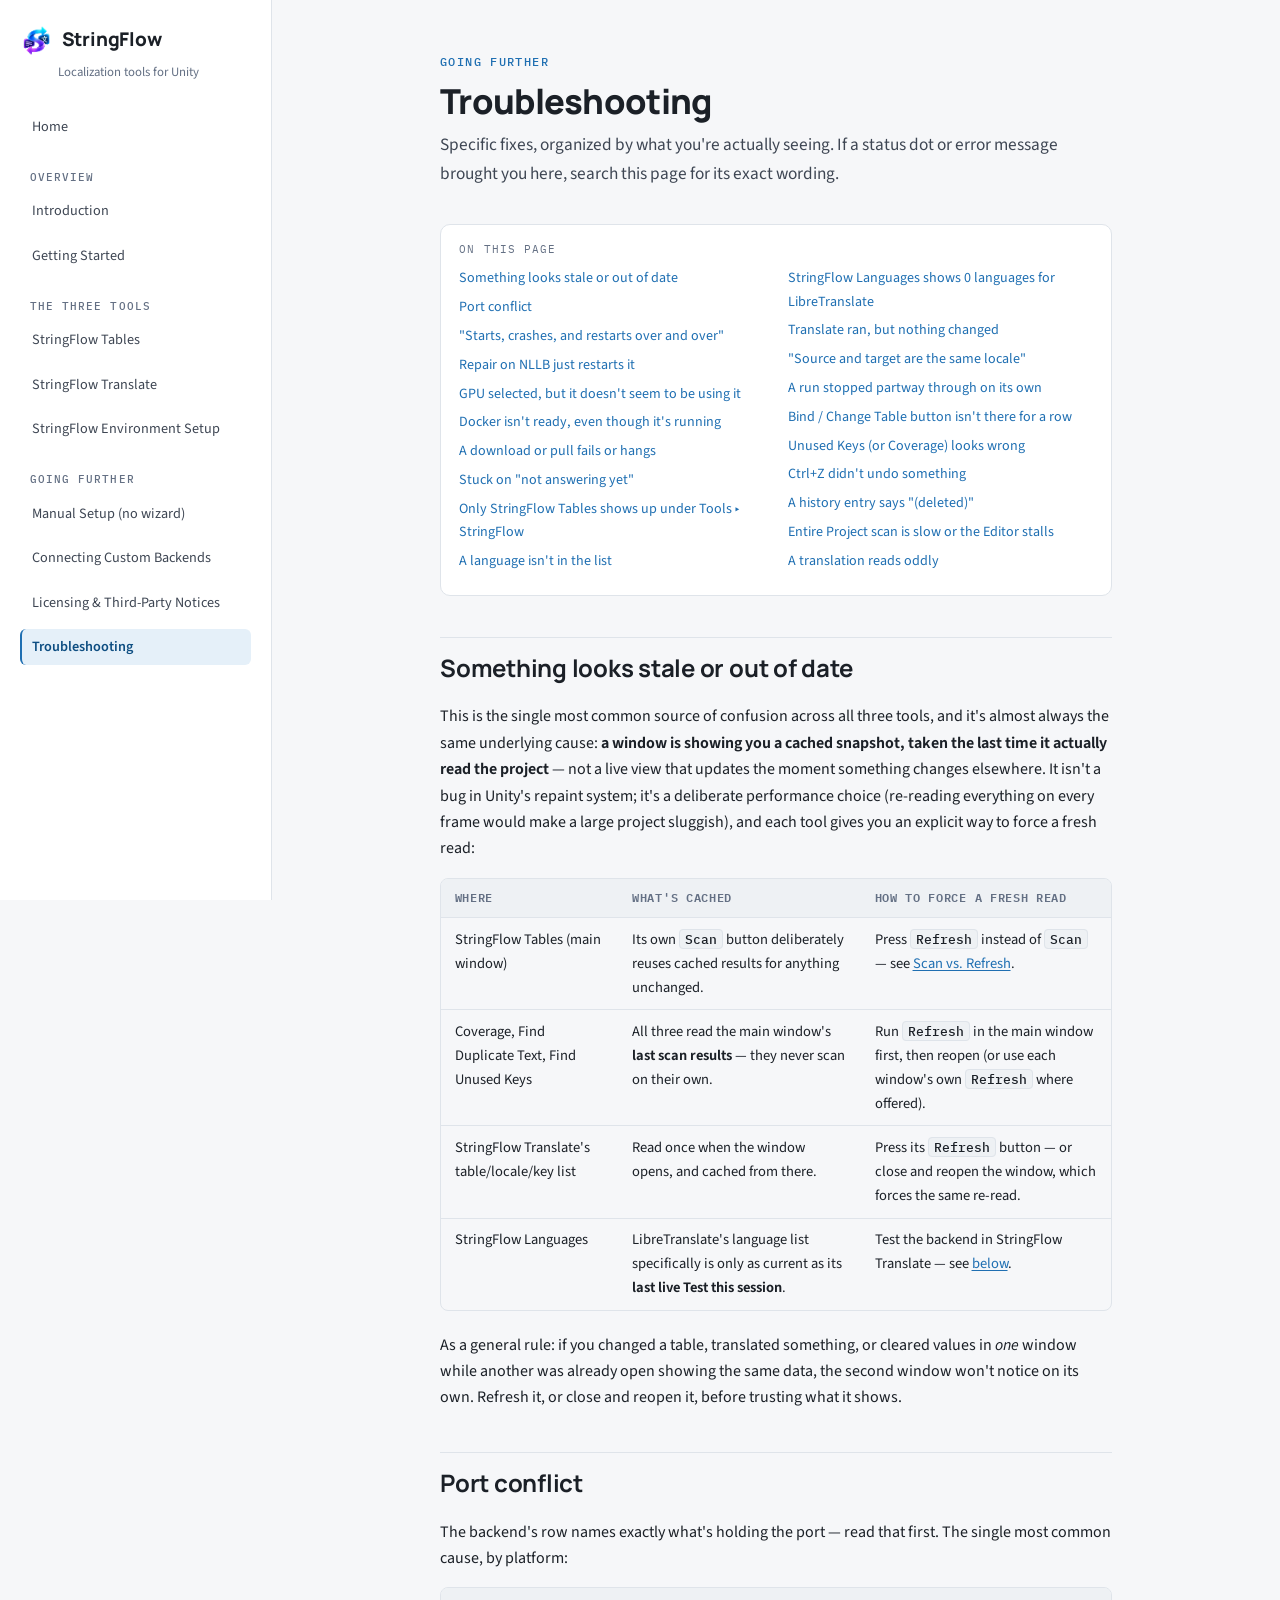
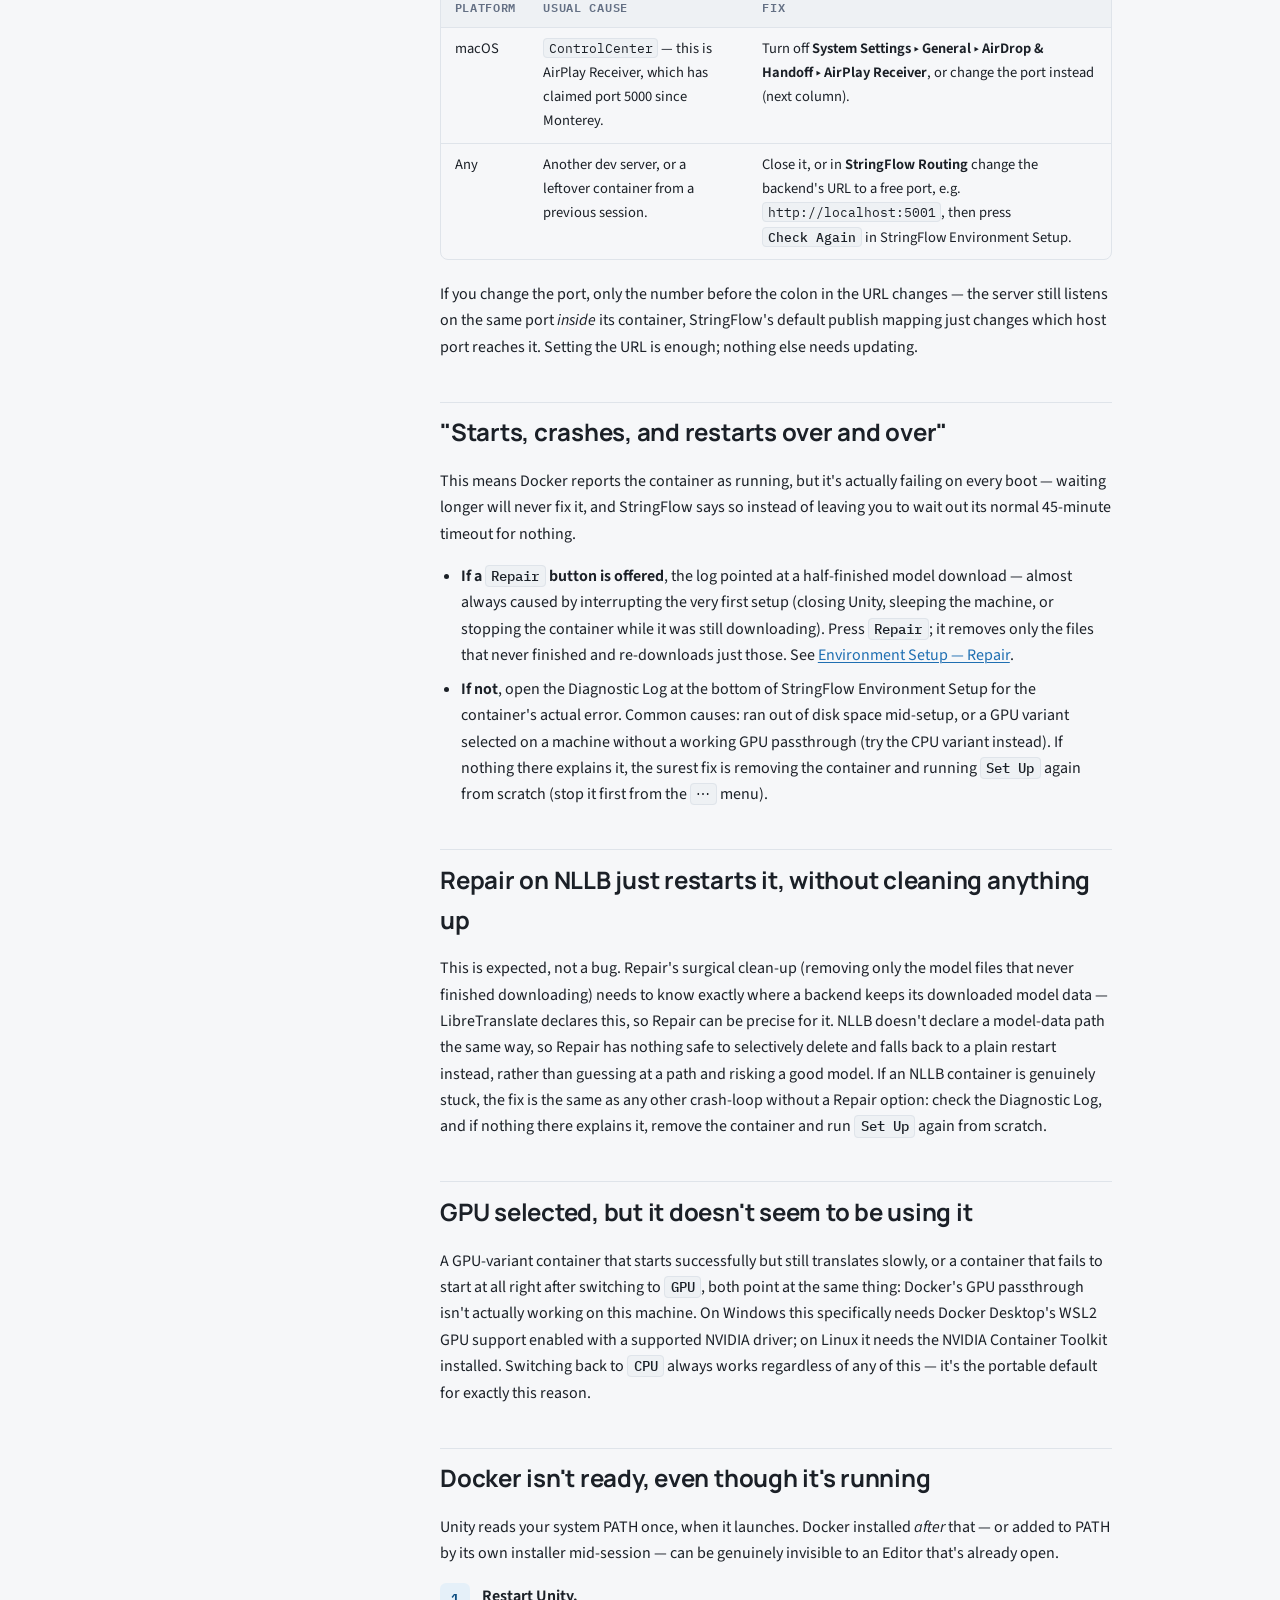
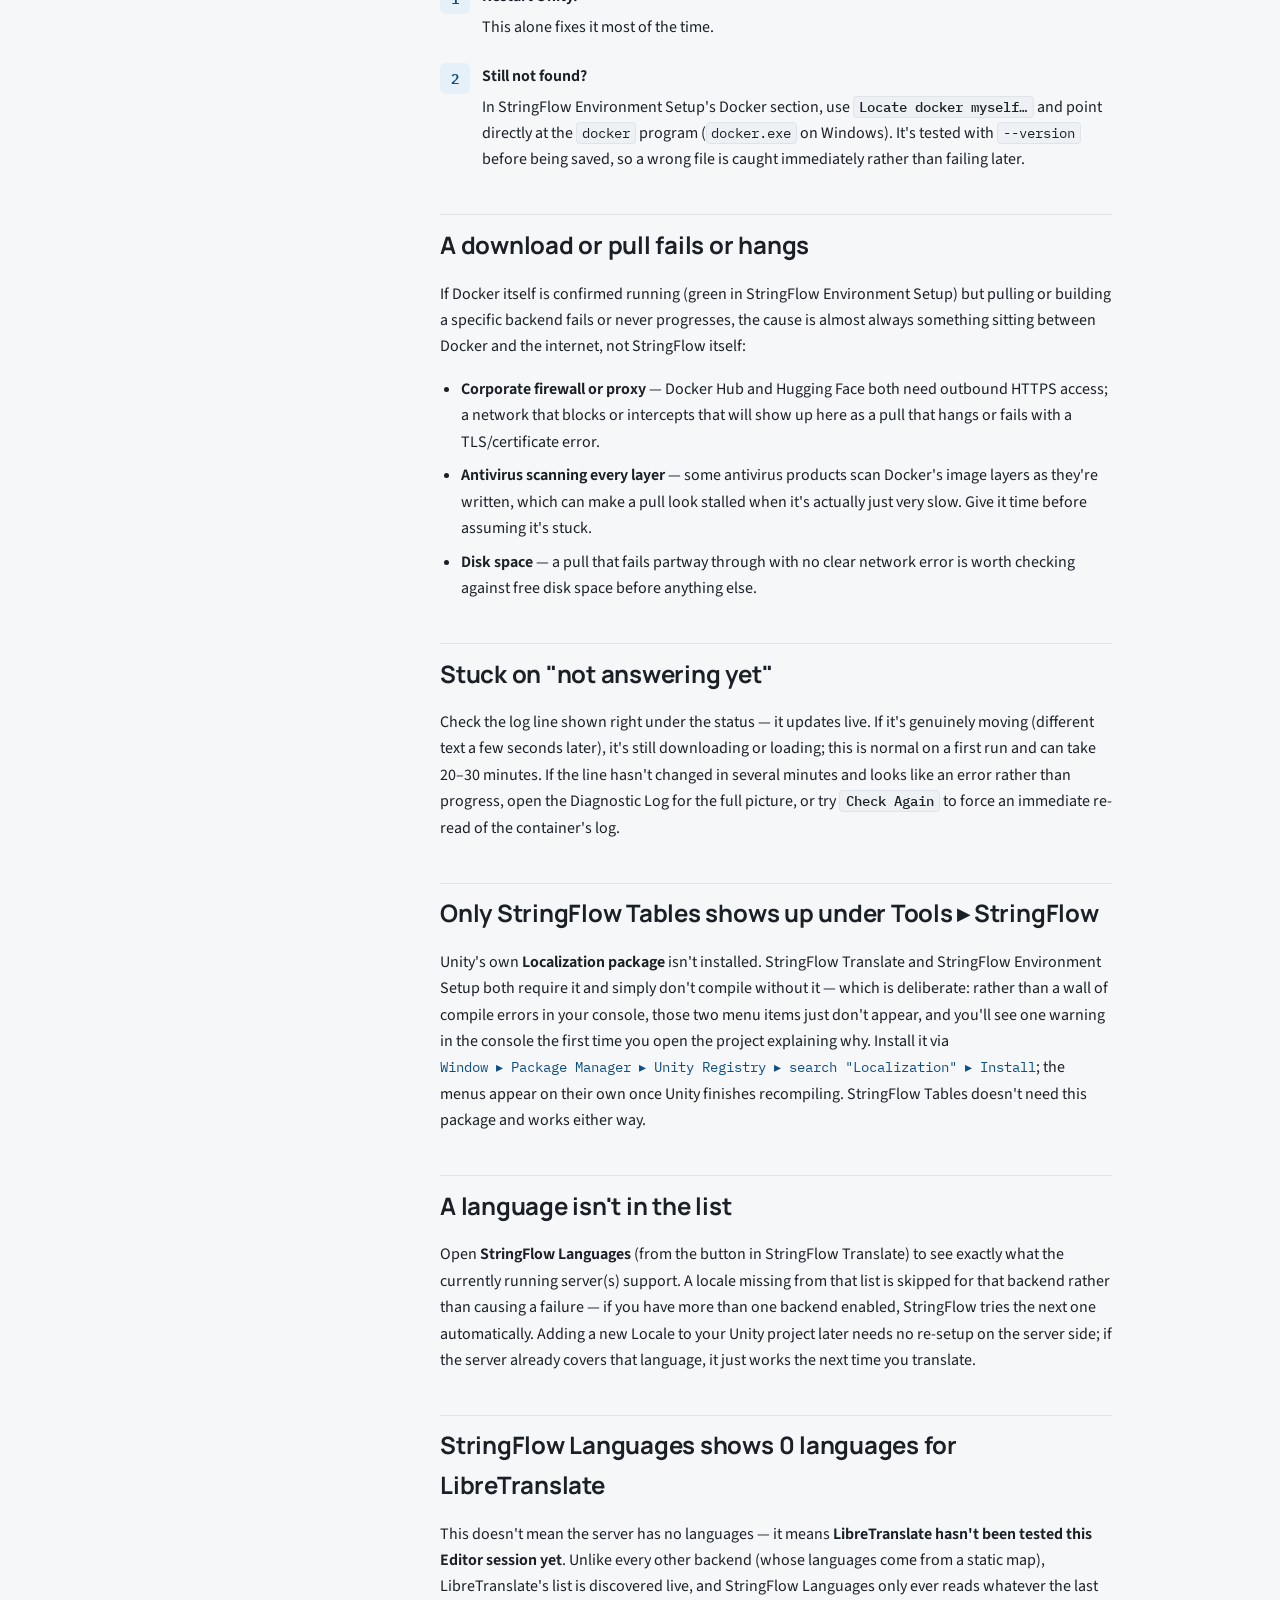
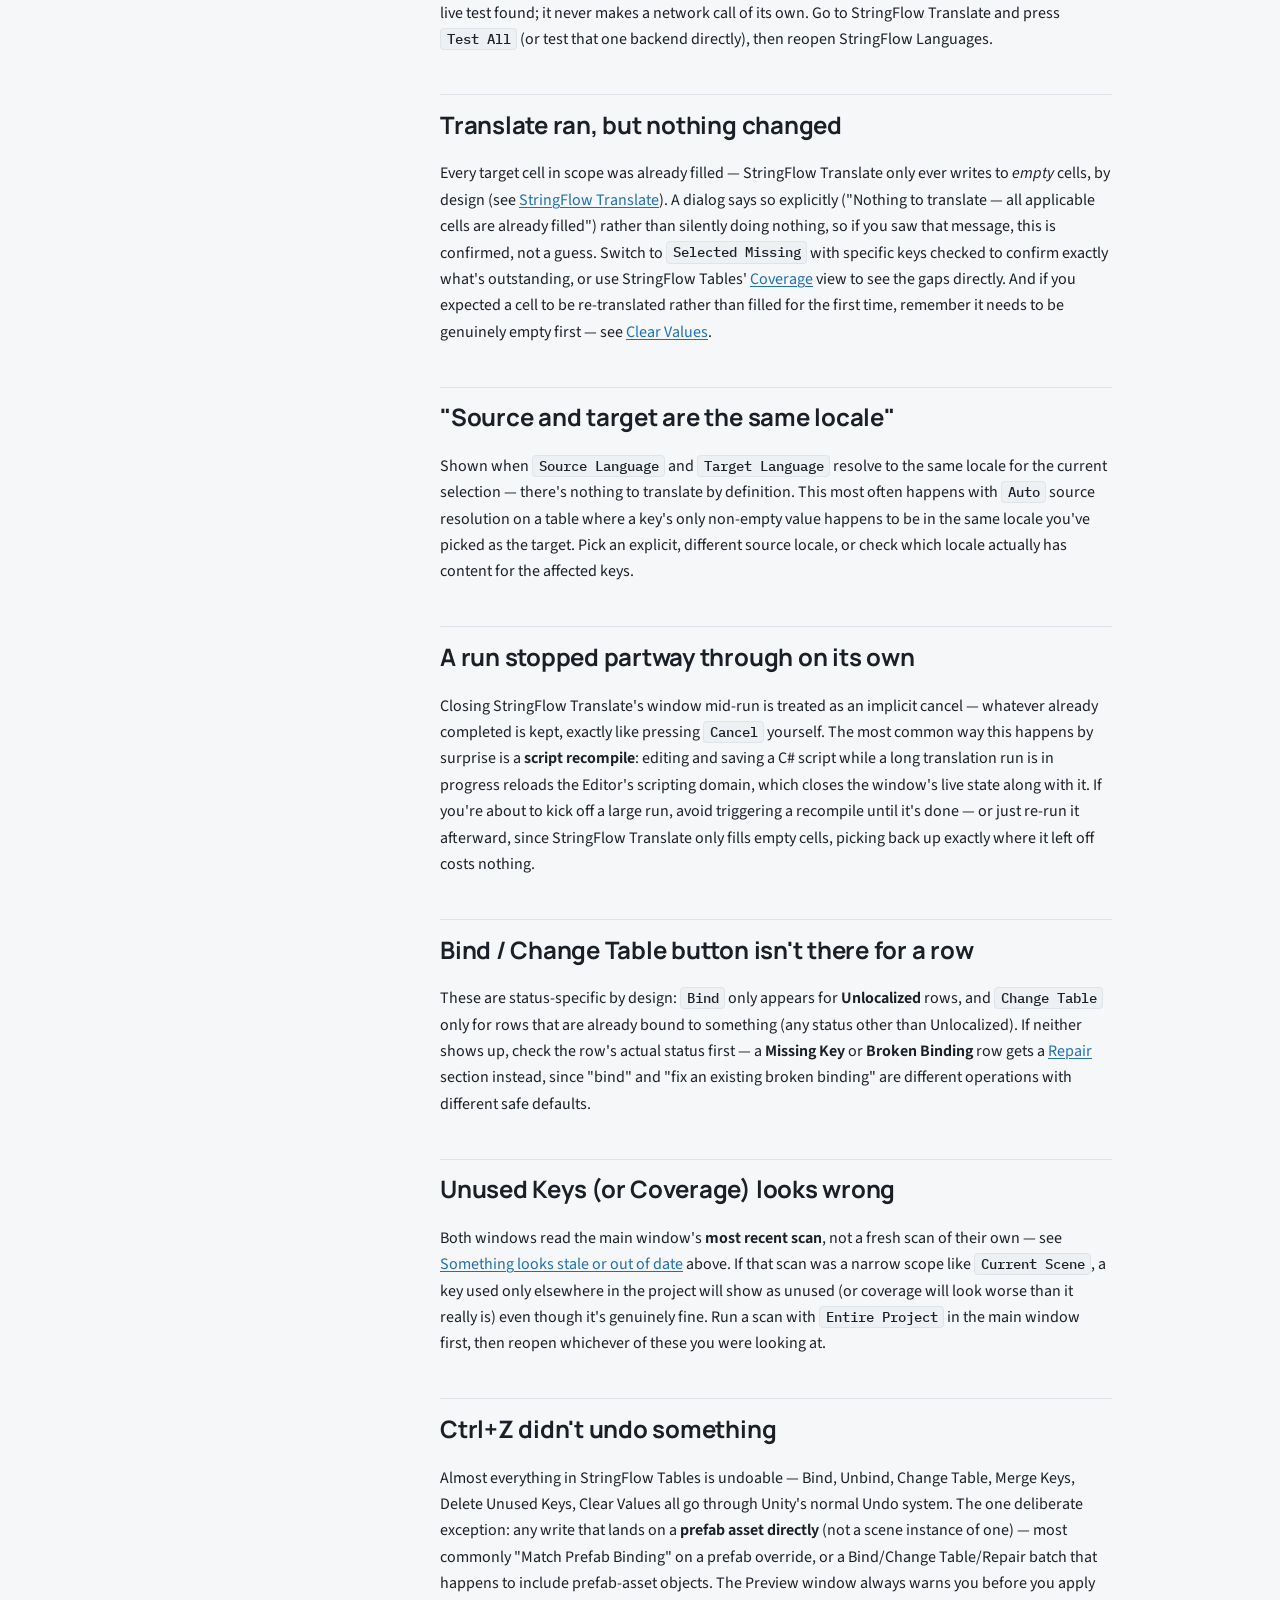
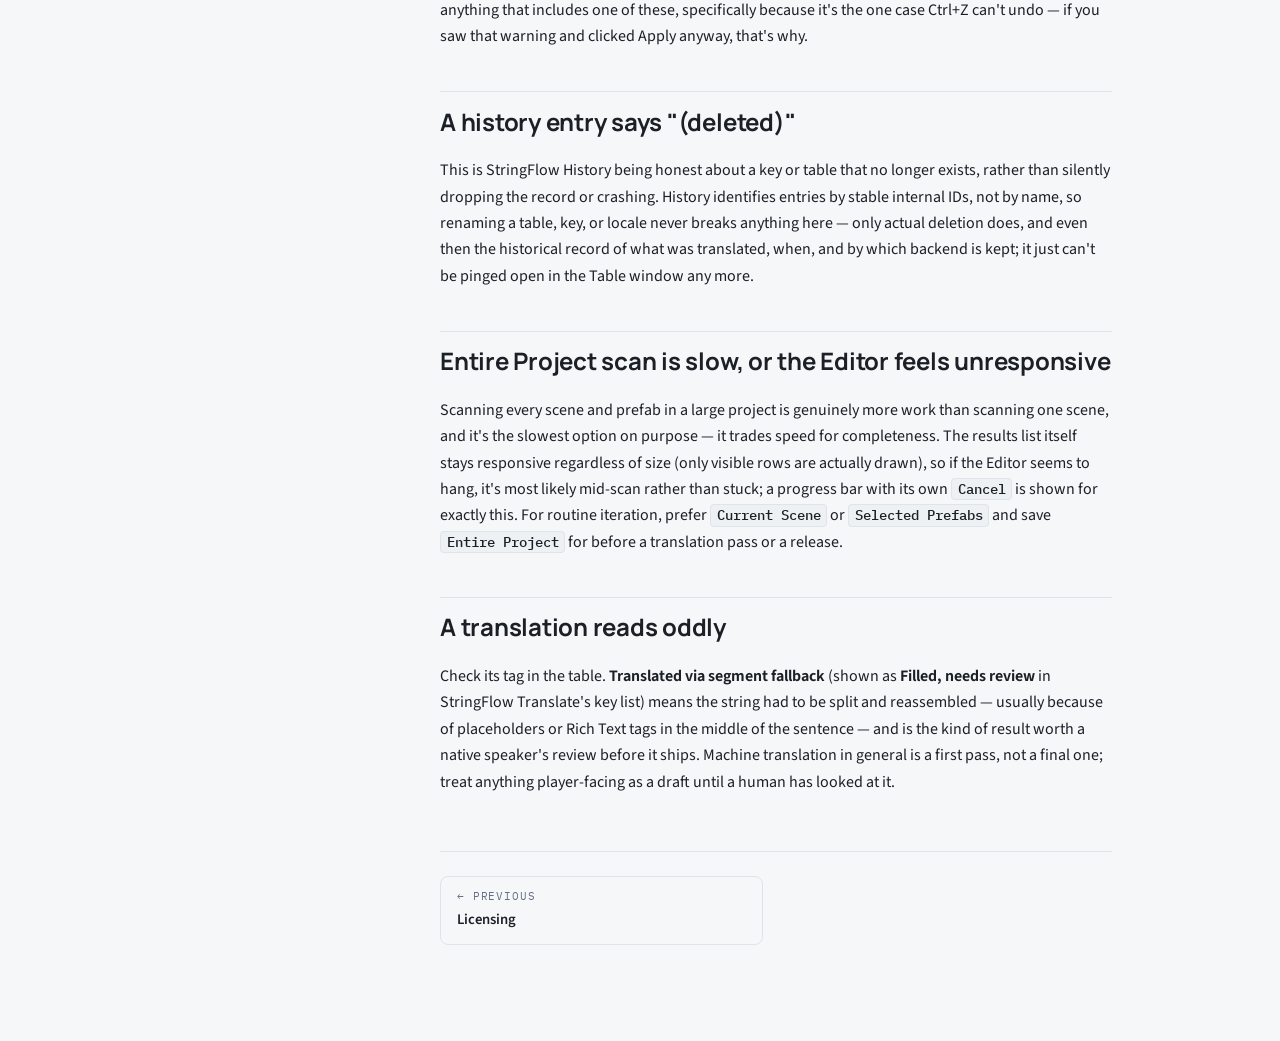
<file: troubleshooting.html>
<!doctype html>
<html lang="en">
<head>
<meta charset="utf-8">
<meta name="viewport" content="width=device-width, initial-scale=1">
<title>Troubleshooting — StringFlow Documentation</title>
<meta name="description" content="Specific fixes for every status this tool can show you.">
<link rel="icon" type="image/png" href="assets/logo.png">
<link rel="preconnect" href="https://fonts.gstatic.com" crossorigin>
<link rel="stylesheet" href="https://fonts.googleapis.com/css2?family=Manrope:wght@700;800&family=Source+Sans+3:wght@400;500;600;700&family=IBM+Plex+Mono:wght@400;500;600&display=swap">
<link rel="stylesheet" href="assets/style.css">
</head>
<body>
<input type="checkbox" id="nav-check" style="display:none">
<label for="nav-check" class="sidebar-toggle">
  <svg viewBox="0 0 24 24" fill="none" stroke="currentColor" stroke-width="2" stroke-linecap="round"><path d="M3 6h18M3 12h18M3 18h18"/></svg>
  <span>StringFlow Docs</span>
</label>
<div class="shell">
  <nav class="sidebar">
    <a class="sidebar-brand" href="index.html">
      <span class="brand-mark"><img src="assets/logo.png" alt="StringFlow logo"></span>
      <span class="brand-name">StringFlow</span>
    </a>
    <p class="sidebar-tagline">Localization tools for Unity</p>
      <div class="nav-group">
        <ul>
          <li><a href="index.html">Home</a></li>
        </ul>
      </div>
      <div class="nav-group">
        <div class="nav-group-label">Overview</div>
        <ul>
          <li><a href="introduction.html">Introduction</a></li>
          <li><a href="getting-started.html">Getting Started</a></li>
        </ul>
      </div>
      <div class="nav-group">
        <div class="nav-group-label">The three tools</div>
        <ul>
          <li><a href="stringflow-tables.html">StringFlow Tables</a></li>
          <li><a href="stringflow-translate.html">StringFlow Translate</a></li>
          <li><a href="environment-setup.html">StringFlow Environment Setup</a></li>
        </ul>
      </div>
      <div class="nav-group">
        <div class="nav-group-label">Going further</div>
        <ul>
          <li><a href="manual-setup.html">Manual Setup (no wizard)</a></li>
          <li><a href="connecting-backends.html">Connecting Custom Backends</a></li>
          <li><a href="licensing.html">Licensing &amp; Third-Party Notices</a></li>
          <li><a href="troubleshooting.html" class="current">Troubleshooting</a></li>
        </ul>
      </div>
  </nav>
  <div class="main">
    <div class="content">
<div class="content-header">
  <p class="eyebrow">Going Further</p>
  <h1>Troubleshooting</h1>
  <p class="lede">
    Specific fixes, organized by what you're actually seeing. If a status dot or error message
    brought you here, search this page for its exact wording.
  </p>
</div>

<div class="on-this-page">
  <p class="callout-label">On this page</p>
  <ul>
    <li><a href="#stale-data">Something looks stale or out of date</a></li>
    <li><a href="#port-conflict">Port conflict</a></li>
    <li><a href="#crash-loop">"Starts, crashes, and restarts over and over"</a></li>
    <li><a href="#nllb-repair-restarts">Repair on NLLB just restarts it</a></li>
    <li><a href="#gpu-not-used">GPU selected, but it doesn't seem to be using it</a></li>
    <li><a href="#docker-not-found">Docker isn't ready, even though it's running</a></li>
    <li><a href="#docker-pull-blocked">A download or pull fails or hangs</a></li>
    <li><a href="#not-answering">Stuck on "not answering yet"</a></li>
    <li><a href="#menu-missing">Only StringFlow Tables shows up under Tools ▸ StringFlow</a></li>
    <li><a href="#language-missing">A language isn't in the list</a></li>
    <li><a href="#zero-languages">StringFlow Languages shows 0 languages for LibreTranslate</a></li>
    <li><a href="#nothing-happened">Translate ran, but nothing changed</a></li>
    <li><a href="#same-locale">"Source and target are the same locale"</a></li>
    <li><a href="#recompile-interrupt">A run stopped partway through on its own</a></li>
    <li><a href="#no-bind-button">Bind / Change Table button isn't there for a row</a></li>
    <li><a href="#unused-wrong">Unused Keys (or Coverage) looks wrong</a></li>
    <li><a href="#not-undoable">Ctrl+Z didn't undo something</a></li>
    <li><a href="#history-deleted">A history entry says "(deleted)"</a></li>
    <li><a href="#slow-scan">Entire Project scan is slow or the Editor stalls</a></li>
    <li><a href="#quality">A translation reads oddly</a></li>
  </ul>
</div>

<h2 id="stale-data">Something looks stale or out of date</h2>
<p>
  This is the single most common source of confusion across all three tools, and it's almost
  always the same underlying cause: <strong>a window is showing you a cached snapshot, taken
  the last time it actually read the project</strong> — not a live view that updates the moment
  something changes elsewhere. It isn't a bug in Unity's repaint system; it's a deliberate
  performance choice (re-reading everything on every frame would make a large project sluggish),
  and each tool gives you an explicit way to force a fresh read:
</p>
<div class="table-wrap">
  <table>
    <thead><tr><th>Where</th><th>What's cached</th><th>How to force a fresh read</th></tr></thead>
    <tbody>
      <tr>
        <td>StringFlow Tables (main window)</td>
        <td>Its own <span class="ui">Scan</span> button deliberately reuses cached results for anything unchanged.</td>
        <td>Press <span class="ui">Refresh</span> instead of <span class="ui">Scan</span> — see <a href="stringflow-tables.html#scan-vs-refresh">Scan vs. Refresh</a>.</td>
      </tr>
      <tr>
        <td>Coverage, Find Duplicate Text, Find Unused Keys</td>
        <td>All three read the main window's <strong>last scan results</strong> — they never scan on their own.</td>
        <td>Run <span class="ui">Refresh</span> in the main window first, then reopen (or use each window's own <span class="ui">Refresh</span> where offered).</td>
      </tr>
      <tr>
        <td>StringFlow Translate's table/locale/key list</td>
        <td>Read once when the window opens, and cached from there.</td>
        <td>Press its <span class="ui">Refresh</span> button — or close and reopen the window, which forces the same re-read.</td>
      </tr>
      <tr>
        <td>StringFlow Languages</td>
        <td>LibreTranslate's language list specifically is only as current as its <strong>last live Test this session</strong>.</td>
        <td>Test the backend in StringFlow Translate — see <a href="#zero-languages">below</a>.</td>
      </tr>
    </tbody>
  </table>
</div>
<p>
  As a general rule: if you changed a table, translated something, or cleared values in
  <em>one</em> window while another was already open showing the same data, the second window
  won't notice on its own. Refresh it, or close and reopen it, before trusting what it shows.
</p>

<h2 id="port-conflict">Port conflict</h2>
<p>
  The backend's row names exactly what's holding the port — read that first. The single most
  common cause, by platform:
</p>
<div class="table-wrap">
  <table>
    <thead><tr><th>Platform</th><th>Usual cause</th><th>Fix</th></tr></thead>
    <tbody>
      <tr>
        <td>macOS</td>
        <td><code>ControlCenter</code> — this is AirPlay Receiver, which has claimed port 5000 since Monterey.</td>
        <td>Turn off <strong>System Settings ▸ General ▸ AirDrop &amp; Handoff ▸ AirPlay Receiver</strong>, or change the port instead (next column).</td>
      </tr>
      <tr>
        <td>Any</td>
        <td>Another dev server, or a leftover container from a previous session.</td>
        <td>Close it, or in <strong>StringFlow Routing</strong> change the backend's URL to a free port, e.g. <code>http://localhost:5001</code>, then press <span class="ui">Check Again</span> in StringFlow Environment Setup.</td>
      </tr>
    </tbody>
  </table>
</div>
<p>
  If you change the port, only the number before the colon in the URL changes — the server
  still listens on the same port <em>inside</em> its container, StringFlow's default publish
  mapping just changes which host port reaches it. Setting the URL is enough; nothing else
  needs updating.
</p>

<h2 id="crash-loop">"Starts, crashes, and restarts over and over"</h2>
<p>
  This means Docker reports the container as running, but it's actually failing on every boot —
  waiting longer will never fix it, and StringFlow says so instead of leaving you to wait out
  its normal 45-minute timeout for nothing.
</p>
<ul>
  <li>
    <strong>If a <span class="ui">Repair</span> button is offered</strong>, the log pointed at
    a half-finished model download — almost always caused by interrupting the very first setup
    (closing Unity, sleeping the machine, or stopping the container while it was still
    downloading). Press <span class="ui">Repair</span>; it removes only the files that never
    finished and re-downloads just those. See
    <a href="environment-setup.html#repair">Environment Setup — Repair</a>.
  </li>
  <li>
    <strong>If not</strong>, open the Diagnostic Log at the bottom of StringFlow Environment
    Setup for the container's actual error. Common causes: ran out of disk space mid-setup, or
    a GPU variant selected on a machine without a working GPU passthrough (try the CPU variant
    instead). If nothing there explains it, the surest fix is removing the container and
    running <span class="ui">Set Up</span> again from scratch (stop it first from the
    <span class="ui">⋯</span> menu).
  </li>
</ul>

<h2 id="nllb-repair-restarts">Repair on NLLB just restarts it, without cleaning anything up</h2>
<p>
  This is expected, not a bug. Repair's surgical clean-up (removing only the model files that
  never finished downloading) needs to know exactly where a backend keeps its downloaded model
  data — LibreTranslate declares this, so Repair can be precise for it. NLLB doesn't declare a
  model-data path the same way, so Repair has nothing safe to selectively delete and falls back
  to a plain restart instead, rather than guessing at a path and risking a good model. If an
  NLLB container is genuinely stuck, the fix is the same as any other crash-loop without a
  Repair option: check the Diagnostic Log, and if nothing there explains it, remove the
  container and run <span class="ui">Set Up</span> again from scratch.
</p>

<h2 id="gpu-not-used">GPU selected, but it doesn't seem to be using it</h2>
<p>
  A GPU-variant container that starts successfully but still translates slowly, or a container
  that fails to start at all right after switching to <span class="ui">GPU</span>, both point
  at the same thing: Docker's GPU passthrough isn't actually working on this machine. On
  Windows this specifically needs Docker Desktop's WSL2 GPU support enabled with a supported
  NVIDIA driver; on Linux it needs the NVIDIA Container Toolkit installed. Switching back to
  <span class="ui">CPU</span> always works regardless of any of this — it's the portable
  default for exactly this reason.
</p>

<h2 id="docker-not-found">Docker isn't ready, even though it's running</h2>
<p>
  Unity reads your system PATH once, when it launches. Docker installed <em>after</em> that —
  or added to PATH by its own installer mid-session — can be genuinely invisible to an Editor
  that's already open.
</p>
<ol class="steps">
  <li><strong>Restart Unity.</strong> This alone fixes it most of the time.</li>
  <li>
    <strong>Still not found?</strong> In StringFlow Environment Setup's Docker section, use
    <span class="ui">Locate docker myself…</span> and point directly at the
    <code>docker</code> program (<code>docker.exe</code> on Windows). It's tested with
    <code>--version</code> before being saved, so a wrong file is caught immediately rather
    than failing later.
  </li>
</ol>

<h2 id="docker-pull-blocked">A download or pull fails or hangs</h2>
<p>
  If Docker itself is confirmed running (green in StringFlow Environment Setup) but pulling or
  building a specific backend fails or never progresses, the cause is almost always something
  sitting between Docker and the internet, not StringFlow itself:
</p>
<ul>
  <li><strong>Corporate firewall or proxy</strong> — Docker Hub and Hugging Face both need outbound HTTPS access; a network that blocks or intercepts that will show up here as a pull that hangs or fails with a TLS/certificate error.</li>
  <li><strong>Antivirus scanning every layer</strong> — some antivirus products scan Docker's image layers as they're written, which can make a pull look stalled when it's actually just very slow. Give it time before assuming it's stuck.</li>
  <li><strong>Disk space</strong> — a pull that fails partway through with no clear network error is worth checking against free disk space before anything else.</li>
</ul>

<h2 id="not-answering">Stuck on "not answering yet"</h2>
<p>
  Check the log line shown right under the status — it updates live. If it's genuinely moving
  (different text a few seconds later), it's still downloading or loading; this is normal on a
  first run and can take 20–30 minutes. If the line hasn't changed in several minutes and looks
  like an error rather than progress, open the Diagnostic Log for the full picture, or try
  <span class="ui">Check Again</span> to force an immediate re-read of the container's log.
</p>

<h2 id="menu-missing">Only StringFlow Tables shows up under Tools ▸ StringFlow</h2>
<p>
  Unity's own <strong>Localization package</strong> isn't installed. StringFlow Translate and
  StringFlow Environment Setup both require it and simply don't compile without it — which is
  deliberate: rather than a wall of compile errors in your console, those two menu items just
  don't appear, and you'll see one warning in the console the first time you open the project
  explaining why. Install it via <span class="path">Window ▸ Package Manager ▸ Unity
  Registry ▸ search "Localization" ▸ Install</span>; the menus appear on their own once Unity
  finishes recompiling. StringFlow Tables doesn't need this package and works either way.
</p>

<h2 id="language-missing">A language isn't in the list</h2>
<p>
  Open <strong>StringFlow Languages</strong> (from the button in StringFlow Translate) to see
  exactly what the currently running server(s) support. A locale missing from that list is
  skipped for that backend rather than causing a failure — if you have more than one backend
  enabled, StringFlow tries the next one automatically. Adding a new Locale to your Unity
  project later needs no re-setup on the server side; if the server already covers that
  language, it just works the next time you translate.
</p>

<h2 id="zero-languages">StringFlow Languages shows 0 languages for LibreTranslate</h2>
<p>
  This doesn't mean the server has no languages — it means <strong>LibreTranslate hasn't been
  tested this Editor session yet</strong>. Unlike every other backend (whose languages come from
  a static map), LibreTranslate's list is discovered live, and StringFlow Languages only ever
  reads whatever the last live test found; it never makes a network call of its own. Go to
  StringFlow Translate and press <span class="ui">Test All</span> (or test that one backend
  directly), then reopen StringFlow Languages.
</p>

<h2 id="nothing-happened">Translate ran, but nothing changed</h2>
<p>
  Every target cell in scope was already filled — StringFlow Translate only ever writes to
  <em>empty</em> cells, by design (see
  <a href="stringflow-translate.html#running">StringFlow Translate</a>). A dialog says so
  explicitly ("Nothing to translate — all applicable cells are already filled") rather than
  silently doing nothing, so if you saw that message, this is confirmed, not a guess. Switch to
  <span class="ui">Selected Missing</span> with specific keys checked to confirm exactly what's
  outstanding, or use StringFlow Tables' <a href="stringflow-tables.html#coverage">Coverage</a>
  view to see the gaps directly. And if you expected a cell to be re-translated rather than
  filled for the first time, remember it needs to be genuinely empty first — see
  <a href="stringflow-tables.html#clear">Clear Values</a>.
</p>

<h2 id="same-locale">"Source and target are the same locale"</h2>
<p>
  Shown when <span class="ui">Source Language</span> and <span class="ui">Target Language</span>
  resolve to the same locale for the current selection — there's nothing to translate by
  definition. This most often happens with <span class="ui">Auto</span> source resolution on a
  table where a key's only non-empty value happens to be in the same locale you've picked as the
  target. Pick an explicit, different source locale, or check which locale actually has content
  for the affected keys.
</p>

<h2 id="recompile-interrupt">A run stopped partway through on its own</h2>
<p>
  Closing StringFlow Translate's window mid-run is treated as an implicit cancel — whatever
  already completed is kept, exactly like pressing <span class="ui">Cancel</span> yourself. The
  most common way this happens by surprise is a <strong>script recompile</strong>: editing and
  saving a C# script while a long translation run is in progress reloads the Editor's scripting
  domain, which closes the window's live state along with it. If you're about to kick off a
  large run, avoid triggering a recompile until it's done — or just re-run it afterward, since
  StringFlow Translate only fills empty cells, picking back up exactly where it left off costs
  nothing.
</p>

<h2 id="no-bind-button">Bind / Change Table button isn't there for a row</h2>
<p>
  These are status-specific by design: <span class="ui">Bind</span> only appears for
  <strong>Unlocalized</strong> rows, and <span class="ui">Change Table</span> only for rows that
  are already bound to something (any status other than Unlocalized). If neither shows up,
  check the row's actual status first — a <strong>Missing Key</strong> or
  <strong>Broken Binding</strong> row gets a <a href="stringflow-tables.html#repair">Repair</a>
  section instead, since "bind" and "fix an existing broken binding" are different operations
  with different safe defaults.
</p>

<h2 id="unused-wrong">Unused Keys (or Coverage) looks wrong</h2>
<p>
  Both windows read the main window's <strong>most recent scan</strong>, not a fresh scan of
  their own — see <a href="#stale-data">Something looks stale or out of date</a> above. If that
  scan was a narrow scope like <span class="ui">Current Scene</span>, a key used only elsewhere
  in the project will show as unused (or coverage will look worse than it really is) even
  though it's genuinely fine. Run a scan with <span class="ui">Entire Project</span> in the main
  window first, then reopen whichever of these you were looking at.
</p>

<h2 id="not-undoable">Ctrl+Z didn't undo something</h2>
<p>
  Almost everything in StringFlow Tables is undoable — Bind, Unbind, Change Table, Merge Keys,
  Delete Unused Keys, Clear Values all go through Unity's normal Undo system. The one deliberate
  exception: any write that lands on a <strong>prefab asset directly</strong> (not a scene
  instance of one) — most commonly "Match Prefab Binding" on a prefab override, or a Bind/Change
  Table/Repair batch that happens to include prefab-asset objects. The Preview window always
  warns you before you apply anything that includes one of these, specifically because it's the
  one case Ctrl+Z can't undo — if you saw that warning and clicked Apply anyway, that's why.
</p>

<h2 id="history-deleted">A history entry says "(deleted)"</h2>
<p>
  This is StringFlow History being honest about a key or table that no longer exists, rather
  than silently dropping the record or crashing. History identifies entries by stable internal
  IDs, not by name, so renaming a table, key, or locale never breaks anything here — only
  actual deletion does, and even then the historical record of what was translated, when, and
  by which backend is kept; it just can't be pinged open in the Table window any more.
</p>

<h2 id="slow-scan">Entire Project scan is slow, or the Editor feels unresponsive</h2>
<p>
  Scanning every scene and prefab in a large project is genuinely more work than scanning one
  scene, and it's the slowest option on purpose — it trades speed for completeness. The results
  list itself stays responsive regardless of size (only visible rows are actually drawn), so if
  the Editor seems to hang, it's most likely mid-scan rather than stuck; a progress bar with its
  own <span class="ui">Cancel</span> is shown for exactly this. For routine iteration, prefer
  <span class="ui">Current Scene</span> or <span class="ui">Selected Prefabs</span> and save
  <span class="ui">Entire Project</span> for before a translation pass or a release.
</p>

<h2 id="quality">A translation reads oddly</h2>
<p>
  Check its tag in the table. <strong>Translated via segment fallback</strong> (shown as
  <strong>Filled, needs review</strong> in StringFlow Translate's key list) means the string had
  to be split and reassembled — usually because of placeholders or Rich Text tags in the middle
  of the sentence — and is the kind of result worth a native speaker's review before it ships.
  Machine translation in general is a first pass, not a final one; treat anything player-facing
  as a draft until a human has looked at it.
</p>

<div class="page-nav">
  <a href="licensing.html"><span class="dir">&larr; Previous</span><span class="label">Licensing</span></a>
</div>

    </div>
  </div>
</div>
</body>
</html>
</file>
<file: assets/style.css>
/* StringFlow Documentation — shared stylesheet */

:root {
  --ground: #F6F7F9;
  --surface: #FFFFFF;
  --surface-sunk: #EEF1F4;
  --ink: #1B2027;
  --ink-soft: #3E4653;
  --muted: #647084;
  --line: #DFE4EA;
  --line-strong: #C7CEDA;
  --accent: #1F6FB2;
  --accent-ink: #0E4E82;
  --accent-soft: #E5F0F9;
  --code-bg: #12161C;
  --code-ink: #DCE4EC;
  --code-accent: #7FC7FF;
  --ok: #2C9A4A;
  --warn-bg: #FBF3E0;
  --warn-line: #E3C77A;
  --warn-ink: #6B5410;
  --danger-bg: #FBEAE8;
  --danger-line: #E3A398;
  --danger-ink: #7A2E23;
  --note-bg: #E8F0F6;
  --note-line: #A8C4DA;
  --font-display: "Manrope", "Segoe UI", -apple-system, BlinkMacSystemFont, sans-serif;
  --font-body: "Source Sans 3", "Segoe UI", -apple-system, BlinkMacSystemFont, Roboto, sans-serif;
  --font-mono: "IBM Plex Mono", ui-monospace, "SF Mono", Menlo, Consolas, monospace;
  --sidebar-w: 272px;
  --content-max: 46rem;
}

@media (prefers-color-scheme: dark) {
  :root {
    --ground: #12151A;
    --surface: #191D23;
    --surface-sunk: #20252C;
    --ink: #E7EBEF;
    --ink-soft: #C2C9D3;
    --muted: #8A93A2;
    --line: #2A2F38;
    --line-strong: #3A414C;
    --accent: #6BB3E8;
    --accent-ink: #8FC7EF;
    --accent-soft: #1C2B37;
    --code-bg: #0C0F13;
    --code-ink: #D8E1EA;
    --code-accent: #7FC7FF;
    --ok: #4FBE6C;
    --warn-bg: #2B2416;
    --warn-line: #6B5828;
    --warn-ink: #E4C87C;
    --danger-bg: #2C1B18;
    --danger-line: #6E362C;
    --danger-ink: #E7998A;
    --note-bg: #182430;
    --note-line: #375061;
  }
}

* { box-sizing: border-box; }

html { scroll-behavior: smooth; }

body {
  margin: 0;
  background: var(--ground);
  color: var(--ink);
  font-family: var(--font-body);
  font-size: 16px;
  line-height: 1.65;
  -webkit-font-smoothing: antialiased;
}

a { color: var(--accent); text-decoration-thickness: 1px; text-underline-offset: 2px; }
a:hover { color: var(--accent-ink); }
a:focus-visible, button:focus-visible, input:focus-visible { outline: 2px solid var(--accent); outline-offset: 2px; }

img { max-width: 100%; }

/* ---------- shell layout ---------- */

.shell { display: flex; min-height: 100vh; }

.sidebar {
  width: var(--sidebar-w);
  flex-shrink: 0;
  border-right: 1px solid var(--line);
  background: var(--surface);
  padding: 1.5rem 1.25rem 3rem;
  position: sticky;
  top: 0;
  height: 100vh;
  overflow-y: auto;
}

.sidebar-brand {
  display: flex;
  align-items: center;
  gap: 0.6rem;
  text-decoration: none;
  margin-bottom: 0.35rem;
}

.brand-mark {
  width: 32px;
  height: 32px;
  flex-shrink: 0;
  display: flex;
  align-items: center;
  justify-content: center;
}

.brand-mark img { width: 100%; height: 100%; object-fit: contain; display: block; }

.brand-name {
  font-family: var(--font-display);
  font-weight: 800;
  font-size: 1.18rem;
  color: var(--ink);
  letter-spacing: -0.01em;
}

.sidebar-tagline {
  font-size: 0.8rem;
  color: var(--muted);
  margin: 0 0 1.6rem;
  padding-left: 2.4rem;
}

.nav-group { margin-bottom: 1.5rem; }

.nav-group-label {
  font-family: var(--font-mono);
  font-size: 0.68rem;
  font-weight: 500;
  letter-spacing: 0.1em;
  text-transform: uppercase;
  color: var(--muted);
  padding: 0 0.6rem;
  margin-bottom: 0.4rem;
}

.nav-group ul { list-style: none; margin: 0; padding: 0; display: flex; flex-direction: column; gap: 1px; }

.nav-group a {
  display: block;
  padding: 0.4rem 0.6rem;
  border-radius: 6px;
  color: var(--ink-soft);
  text-decoration: none;
  font-size: 0.89rem;
  border-left: 2px solid transparent;
}

.nav-group a:hover { background: var(--surface-sunk); color: var(--ink); }

.nav-group a.current {
  background: var(--accent-soft);
  color: var(--accent-ink);
  font-weight: 600;
  border-left-color: var(--accent);
}

.sidebar-toggle { display: none; }

/* ---------- main content ---------- */

.main { flex: 1; min-width: 0; display: flex; justify-content: center; }

.content {
  width: 100%;
  max-width: var(--content-max);
  padding: 3.25rem 2rem 6rem;
}

.content > .content-header { margin-bottom: 2.25rem; }

.eyebrow {
  font-family: var(--font-mono);
  font-size: 0.72rem;
  font-weight: 500;
  letter-spacing: 0.12em;
  text-transform: uppercase;
  color: var(--accent);
  margin: 0 0 0.6rem;
}

h1 {
  font-family: var(--font-display);
  font-weight: 800;
  font-size: 2.15rem;
  line-height: 1.15;
  letter-spacing: -0.02em;
  margin: 0 0 0.7rem;
  text-wrap: balance;
  color: var(--ink);
}

.lede {
  font-size: 1.08rem;
  color: var(--ink-soft);
  max-width: 40rem;
  margin: 0;
}

h2 {
  font-family: var(--font-display);
  font-weight: 700;
  font-size: 1.5rem;
  letter-spacing: -0.01em;
  color: var(--ink);
  margin: 2.6rem 0 1rem;
  padding-top: 0.6rem;
  border-top: 1px solid var(--line);
  scroll-margin-top: 1.5rem;
}

.content-header + h2, section:first-of-type > h2:first-child { border-top: none; padding-top: 0; margin-top: 0; }

h3 {
  font-family: var(--font-body);
  font-weight: 700;
  font-size: 1.08rem;
  color: var(--ink);
  margin: 1.8rem 0 0.7rem;
  scroll-margin-top: 1.5rem;
}

h4 {
  font-family: var(--font-mono);
  font-weight: 600;
  font-size: 0.85rem;
  color: var(--muted);
  text-transform: uppercase;
  letter-spacing: 0.06em;
  margin: 1.4rem 0 0.5rem;
}

p { margin: 0 0 1rem; }
p:last-child { margin-bottom: 0; }

ul, ol { padding-left: 1.3rem; margin: 0 0 1rem; }
li { margin-bottom: 0.45rem; }
li:last-child { margin-bottom: 0; }
li > ul, li > ol { margin-top: 0.45rem; }

strong { color: var(--ink); font-weight: 650; }

hr { border: none; border-top: 1px solid var(--line); margin: 2.5rem 0; }

/* ---------- code ---------- */

code {
  font-family: var(--font-mono);
  font-size: 0.86em;
  background: var(--surface-sunk);
  border: 1px solid var(--line);
  border-radius: 4px;
  padding: 0.08em 0.36em;
  color: var(--ink);
  white-space: nowrap;
}

pre {
  background: var(--code-bg);
  color: var(--code-ink);
  border-radius: 10px;
  padding: 1.1rem 1.25rem;
  overflow-x: auto;
  margin: 0 0 1.2rem;
  font-size: 0.86rem;
  line-height: 1.6;
}

pre code {
  background: none;
  border: none;
  padding: 0;
  color: inherit;
  white-space: pre;
  font-size: 1em;
}

.code-label {
  font-family: var(--font-mono);
  font-size: 0.7rem;
  letter-spacing: 0.08em;
  text-transform: uppercase;
  color: var(--muted);
  margin: 0 0 0.4rem;
}

/* ---------- UI chips ---------- */

.ui {
  font-family: var(--font-mono);
  font-size: 0.86em;
  font-weight: 500;
  background: var(--surface-sunk);
  border: 1px solid var(--line);
  border-radius: 4px;
  padding: 0.08em 0.4em;
  white-space: nowrap;
  color: var(--ink);
}

.path {
  font-family: var(--font-mono);
  font-size: 0.88em;
  color: var(--accent-ink);
  white-space: nowrap;
}

/* ---------- callouts ---------- */

.callout {
  border-left: 3px solid var(--note-line);
  background: var(--note-bg);
  border-radius: 0 8px 8px 0;
  padding: 0.95rem 1.15rem;
  margin: 0 0 1.2rem;
}

.callout.warn { border-left-color: var(--warn-line); background: var(--warn-bg); }
.callout.danger { border-left-color: var(--danger-line); background: var(--danger-bg); }

.callout-label {
  font-family: var(--font-mono);
  font-size: 0.68rem;
  letter-spacing: 0.1em;
  text-transform: uppercase;
  color: var(--muted);
  margin: 0 0 0.35rem;
  display: flex;
  align-items: center;
  gap: 0.4rem;
}

.callout p, .callout ul { margin-bottom: 0; font-size: 0.94rem; }
.callout p + p { margin-top: 0.6rem; }
.callout ul { margin-top: 0.4rem; }

/* ---------- tables ---------- */

.table-wrap { overflow-x: auto; margin: 0 0 1.3rem; border: 1px solid var(--line); border-radius: 8px; }

table { border-collapse: collapse; width: 100%; font-size: 0.91rem; }

th, td { text-align: left; padding: 0.6rem 0.85rem; border-bottom: 1px solid var(--line); vertical-align: top; }
tr:last-child td { border-bottom: none; }

thead th {
  background: var(--surface-sunk);
  font-family: var(--font-mono);
  font-size: 0.72rem;
  letter-spacing: 0.06em;
  text-transform: uppercase;
  color: var(--muted);
  font-weight: 600;
}

td code { white-space: normal; }

/* ---------- status legend dots ---------- */

.dot { font-weight: 700; }
.dot.g { color: var(--ok); }
.dot.a { color: #C99A2E; }
.dot.r { color: #C4453A; }
.dot.b { color: var(--accent); }

/* ---------- step list ---------- */

.steps { list-style: none; margin: 0 0 1.3rem; padding: 0; counter-reset: step; }

.steps > li {
  counter-increment: step;
  position: relative;
  padding-left: 2.6rem;
  margin-bottom: 1.4rem;
}

.steps > li::before {
  content: counter(step);
  position: absolute;
  left: 0;
  top: 0.05rem;
  width: 1.9rem;
  height: 1.9rem;
  border-radius: 6px;
  background: var(--accent-soft);
  color: var(--accent-ink);
  font-family: var(--font-mono);
  font-weight: 600;
  font-size: 0.85rem;
  display: flex;
  align-items: center;
  justify-content: center;
}

.steps > li > strong:first-child { display: block; margin-bottom: 0.3rem; color: var(--ink); }

/* ---------- cards / grids ---------- */

.card-grid {
  display: grid;
  grid-template-columns: repeat(auto-fit, minmax(14rem, 1fr));
  gap: 1px;
  background: var(--line);
  border: 1px solid var(--line);
  border-radius: 10px;
  overflow: hidden;
  margin: 0 0 1.3rem;
}

.card {
  background: var(--surface);
  padding: 1.1rem 1.2rem;
  display: flex;
  flex-direction: column;
  gap: 0.4rem;
  text-decoration: none;
}

.card h3 { margin: 0; font-size: 0.98rem; }
.card p { margin: 0; font-size: 0.87rem; color: var(--muted); }

/* ---------- pagination footer ---------- */

.page-nav {
  display: flex;
  justify-content: space-between;
  gap: 1rem;
  margin-top: 3.5rem;
  padding-top: 1.5rem;
  border-top: 1px solid var(--line);
}

.page-nav a {
  text-decoration: none;
  border: 1px solid var(--line);
  border-radius: 8px;
  padding: 0.7rem 1rem;
  flex: 1;
  max-width: 48%;
  display: flex;
  flex-direction: column;
  gap: 0.15rem;
}

.page-nav a:hover { border-color: var(--accent); background: var(--surface); }
.page-nav .dir { font-family: var(--font-mono); font-size: 0.68rem; letter-spacing: 0.08em; text-transform: uppercase; color: var(--muted); }
.page-nav .label { font-weight: 600; color: var(--ink); font-size: 0.92rem; }
.page-nav .next { text-align: right; margin-left: auto; }
.page-nav .next .dir { text-align: right; }

/* ---------- toc (in-page) ---------- */

.on-this-page {
  border: 1px solid var(--line);
  background: var(--surface);
  border-radius: 10px;
  padding: 1rem 1.15rem;
  margin: 0 0 2rem;
}

.on-this-page .callout-label { margin-bottom: 0.5rem; }
.on-this-page ul { list-style: none; margin: 0; padding: 0; columns: 2; column-gap: 1.5rem; }
.on-this-page li { margin-bottom: 0.35rem; font-size: 0.88rem; break-inside: avoid; }
.on-this-page a { text-decoration: none; }

/* ---------- homepage ---------- */

.content.wide { max-width: 68rem; }

@media (prefers-reduced-motion: no-preference) {
  .reveal {
    animation: reveal-up 0.6s cubic-bezier(0.16, 1, 0.3, 1) both;
  }
  @keyframes reveal-up {
    from { opacity: 0; transform: translateY(10px); }
    to { opacity: 1; transform: translateY(0); }
  }
}

.hero {
  display: flex;
  flex-direction: column;
  align-items: flex-start;
  gap: 1.4rem;
  padding: 3rem 0 3.5rem;
}

.hero-logo {
  width: 84px;
  height: 84px;
  object-fit: contain;
  filter: drop-shadow(0 12px 24px rgba(90, 60, 220, 0.28));
  margin-bottom: 0.2rem;
}

.hero-badge {
  display: inline-flex;
  align-items: center;
  gap: 0.5rem;
  font-family: var(--font-mono);
  font-size: 0.74rem;
  font-weight: 500;
  letter-spacing: 0.06em;
  color: var(--accent-ink);
  background: var(--accent-soft);
  border: 1px solid var(--note-line);
  border-radius: 999px;
  padding: 0.4rem 0.85rem 0.4rem 0.6rem;
}

.hero-badge .dot-live {
  width: 7px;
  height: 7px;
  border-radius: 50%;
  background: var(--ok);
  box-shadow: 0 0 0 3px color-mix(in srgb, var(--ok) 25%, transparent);
}

.hero h1 {
  font-size: clamp(2.4rem, 5.2vw, 3.6rem);
  line-height: 1.06;
  max-width: 34ch;
}

.hero .lede { font-size: 1.2rem; max-width: 40rem; }

.hero-ctas { display: flex; flex-wrap: wrap; gap: 0.85rem; margin-top: 0.4rem; }

.btn {
  display: inline-flex;
  align-items: center;
  gap: 0.5rem;
  font-family: var(--font-body);
  font-weight: 650;
  font-size: 0.96rem;
  text-decoration: none;
  padding: 0.75rem 1.3rem;
  border-radius: 9px;
  transition: transform 0.15s ease, box-shadow 0.15s ease, background 0.15s ease;
}

.btn-primary {
  background: var(--accent);
  color: #FFFFFF;
  box-shadow: 0 1px 2px rgba(0,0,0,0.12), 0 8px 20px -8px color-mix(in srgb, var(--accent) 60%, transparent);
}
.btn-primary:hover { transform: translateY(-1px); color: #FFFFFF; }

.btn-secondary {
  background: var(--surface);
  color: var(--ink);
  border: 1px solid var(--line-strong);
}
.btn-secondary:hover { border-color: var(--accent); color: var(--accent-ink); transform: translateY(-1px); }

.hero-trust {
  display: flex;
  flex-wrap: wrap;
  gap: 0.5rem 1.4rem;
  margin-top: 0.6rem;
  font-size: 0.85rem;
  color: var(--muted);
}

.hero-trust span { display: flex; align-items: center; gap: 0.45rem; }
.hero-trust span::before { content: "✓"; color: var(--ok); font-weight: 700; }

/* mock status panel */

.mock-panel {
  width: 100%;
  max-width: 30rem;
  background: var(--surface);
  border: 1px solid var(--line);
  border-radius: 12px;
  box-shadow: 0 1px 2px rgba(0,0,0,0.06), 0 24px 48px -24px rgba(0,0,0,0.28);
  overflow: hidden;
  margin-top: 1rem;
}

.mock-titlebar {
  display: flex;
  align-items: center;
  gap: 0.4rem;
  padding: 0.65rem 0.9rem;
  background: var(--surface-sunk);
  border-bottom: 1px solid var(--line);
  font-family: var(--font-mono);
  font-size: 0.72rem;
  color: var(--muted);
}

.mock-titlebar .tl-dot { width: 8px; height: 8px; border-radius: 50%; background: var(--line-strong); }

.mock-row {
  display: flex;
  align-items: center;
  gap: 0.7rem;
  padding: 0.75rem 1rem;
  border-bottom: 1px solid var(--line);
  font-size: 0.88rem;
}
.mock-row:last-child { border-bottom: none; }

.mock-row .mdot { font-weight: 700; width: 1rem; text-align: center; flex-shrink: 0; }
.mock-row .mdot.g { color: var(--ok); }
.mock-row .mdot.a { color: #C99A2E; }
.mock-row .mdot.b { color: var(--accent); }

.mock-row .mname { font-weight: 600; color: var(--ink); width: 8.5rem; flex-shrink: 0; }
.mock-row .mstatus { color: var(--muted); font-size: 0.83rem; }

/* section scaffolding */

.home-section { padding: 3.2rem 0; border-top: 1px solid var(--line); }
.home-section:first-of-type { border-top: none; }

.section-head { max-width: 38rem; margin-bottom: 2.2rem; }
.section-head h2 { margin: 0 0 0.6rem; border: none; padding: 0; font-size: 1.9rem; }
.section-head p { color: var(--ink-soft); font-size: 1.02rem; margin: 0; }

/* tool showcase */

.tool-flow { display: grid; grid-template-columns: repeat(3, 1fr); gap: 1.1rem; }

.tool-card {
  background: var(--surface);
  border: 1px solid var(--line);
  border-radius: 14px;
  padding: 1.6rem 1.5rem;
  display: flex;
  flex-direction: column;
  gap: 0.8rem;
  text-decoration: none;
  position: relative;
  transition: border-color 0.15s ease, transform 0.15s ease;
}
.tool-card:hover { border-color: var(--accent); transform: translateY(-2px); }

.tool-step {
  font-family: var(--font-mono);
  font-size: 0.72rem;
  color: var(--muted);
  letter-spacing: 0.08em;
}

.tool-icon {
  width: 2.6rem;
  height: 2.6rem;
  border-radius: 9px;
  display: flex;
  align-items: center;
  justify-content: center;
  background: var(--accent-soft);
  color: var(--accent-ink);
}
.tool-icon svg { width: 1.4rem; height: 1.4rem; }

.tool-card h3 { font-size: 1.12rem; margin: 0; color: var(--ink); }
.tool-card p { font-size: 0.9rem; color: var(--muted); margin: 0; flex: 1; }
.tool-card .go { font-size: 0.85rem; font-weight: 600; color: var(--accent-ink); }

.tool-arrow {
  display: flex;
  align-items: center;
  justify-content: center;
  color: var(--line-strong);
  font-size: 1.4rem;
}

/* stat / feature grid */

.feature-grid {
  display: grid;
  grid-template-columns: repeat(auto-fit, minmax(15rem, 1fr));
  gap: 1px;
  background: var(--line);
  border: 1px solid var(--line);
  border-radius: 12px;
  overflow: hidden;
}

.feature-tile { background: var(--surface); padding: 1.5rem 1.5rem 1.6rem; }
.feature-tile .num {
  font-family: var(--font-display);
  font-weight: 800;
  font-size: 2rem;
  color: var(--accent-ink);
  line-height: 1;
  margin-bottom: 0.5rem;
  display: block;
}
.feature-tile h3 { font-size: 1rem; margin: 0 0 0.4rem; }
.feature-tile p { font-size: 0.88rem; color: var(--muted); margin: 0; }

/* final cta band */

.cta-band {
  background: linear-gradient(135deg, var(--accent-ink), var(--accent));
  border-radius: 18px;
  padding: 2.6rem 2.4rem;
  display: flex;
  flex-direction: column;
  align-items: flex-start;
  gap: 1rem;
  color: #FFFFFF;
}
.cta-band h2 { color: #FFFFFF; border: none; margin: 0; padding: 0; font-size: 1.7rem; }
.cta-band p { color: rgba(255,255,255,0.85); font-size: 1rem; max-width: 34rem; }
.cta-band .btn-primary { background: #FFFFFF; color: var(--accent-ink); box-shadow: 0 8px 20px -8px rgba(0,0,0,0.35); }
.cta-band .btn-primary:hover { color: var(--accent-ink); }
.cta-band .btn-secondary { background: transparent; border-color: rgba(255,255,255,0.4); color: #FFFFFF; }
.cta-band .btn-secondary:hover { border-color: #FFFFFF; color: #FFFFFF; }

@media (max-width: 760px) {
  .tool-flow { grid-template-columns: 1fr; }
  .tool-arrow { display: none; }
}

/* ---------- responsive ---------- */

@media (max-width: 900px) {
  .sidebar-toggle {
    display: flex;
    align-items: center;
    gap: 0.5rem;
    position: sticky;
    top: 0;
    z-index: 20;
    background: var(--surface);
    border-bottom: 1px solid var(--line);
    padding: 0.85rem 1rem;
    font-family: var(--font-display);
    font-weight: 700;
    color: var(--ink);
  }

  .sidebar-toggle svg { width: 20px; height: 20px; }

  .sidebar {
    position: fixed;
    left: -100%;
    top: 0;
    z-index: 30;
    width: min(85vw, 320px);
    box-shadow: 0 0 0 100vmax rgba(0,0,0,0);
    transition: left 0.22s ease;
  }

  #nav-check:checked ~ .shell .sidebar { left: 0; box-shadow: 0 0 40px rgba(0,0,0,0.25); }

  .content { padding: 2rem 1.25rem 4rem; }
  .on-this-page ul { columns: 1; }
}

@media (min-width: 901px) { .sidebar-toggle { display: none; } }

footer.site-footer {
  max-width: var(--content-max);
  margin: 0 auto;
  padding: 0 2rem 4rem;
  font-size: 0.84rem;
  color: var(--muted);
}
</file>
